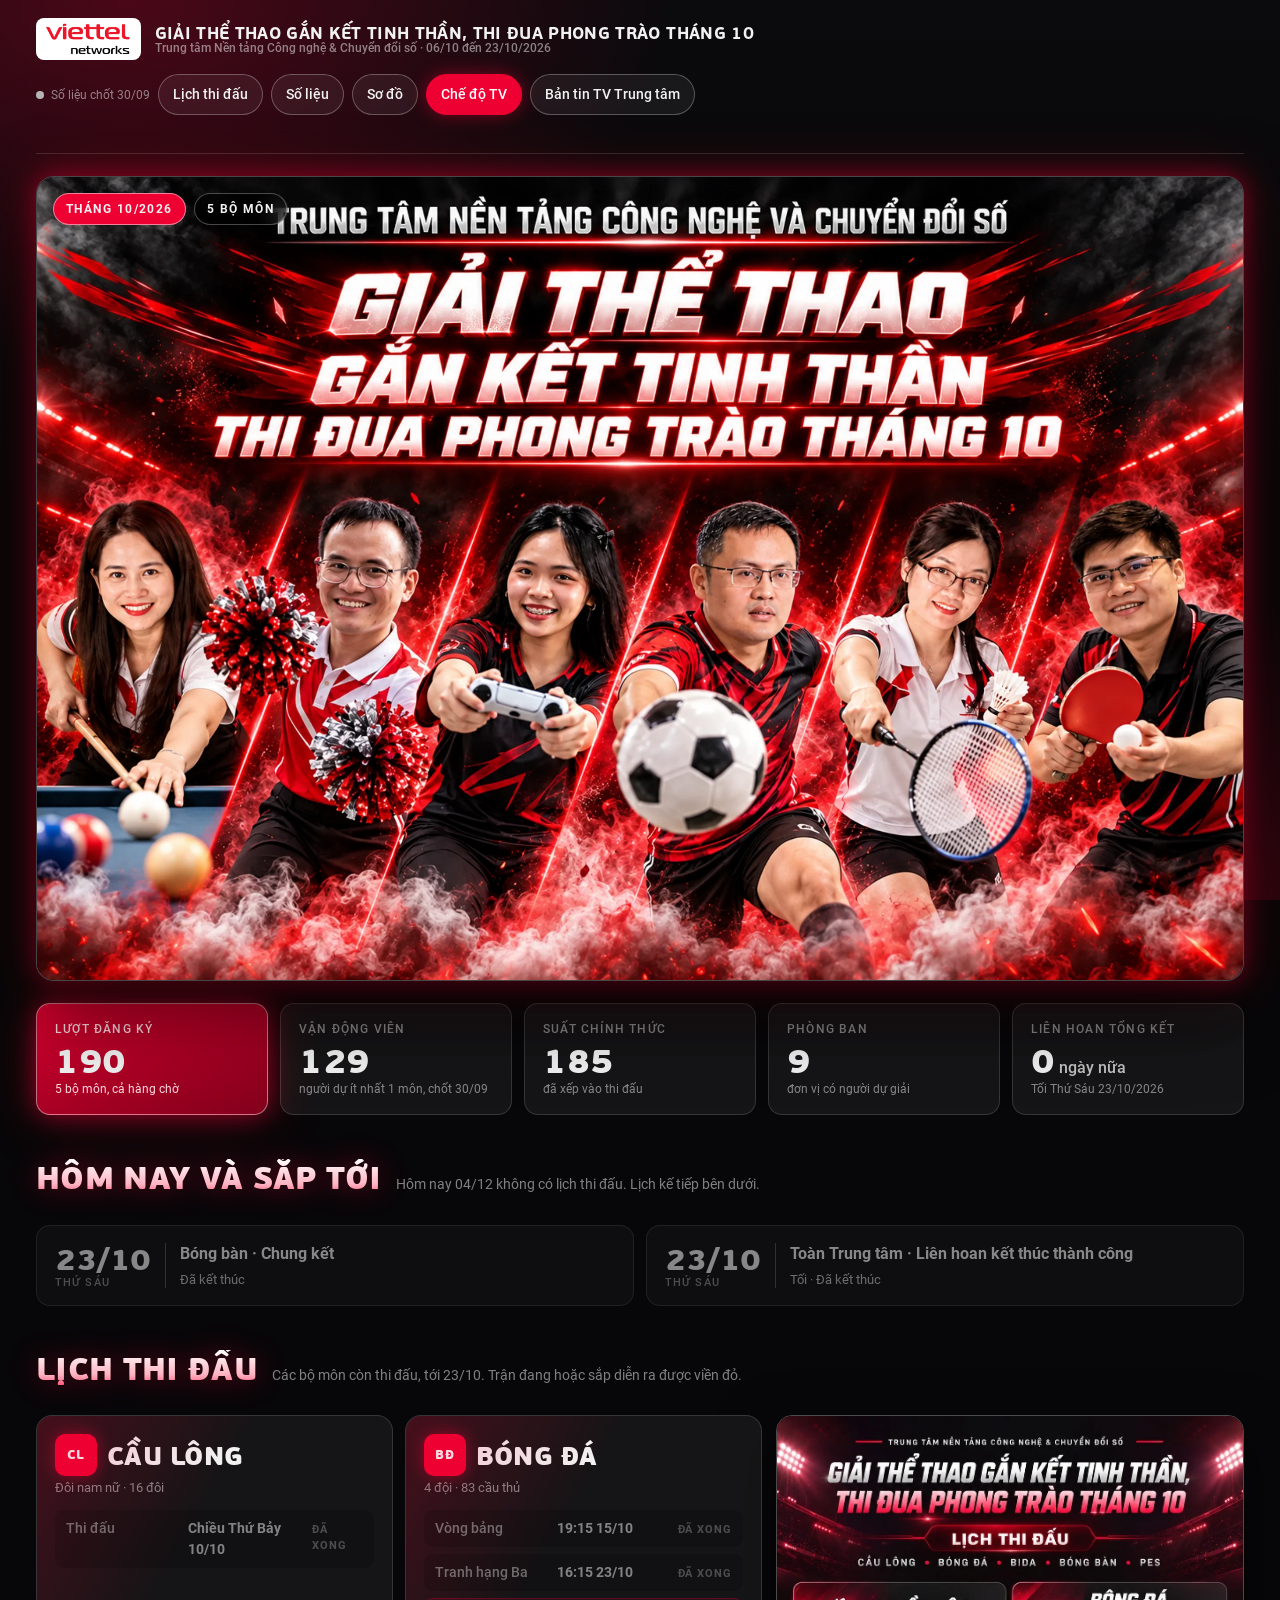
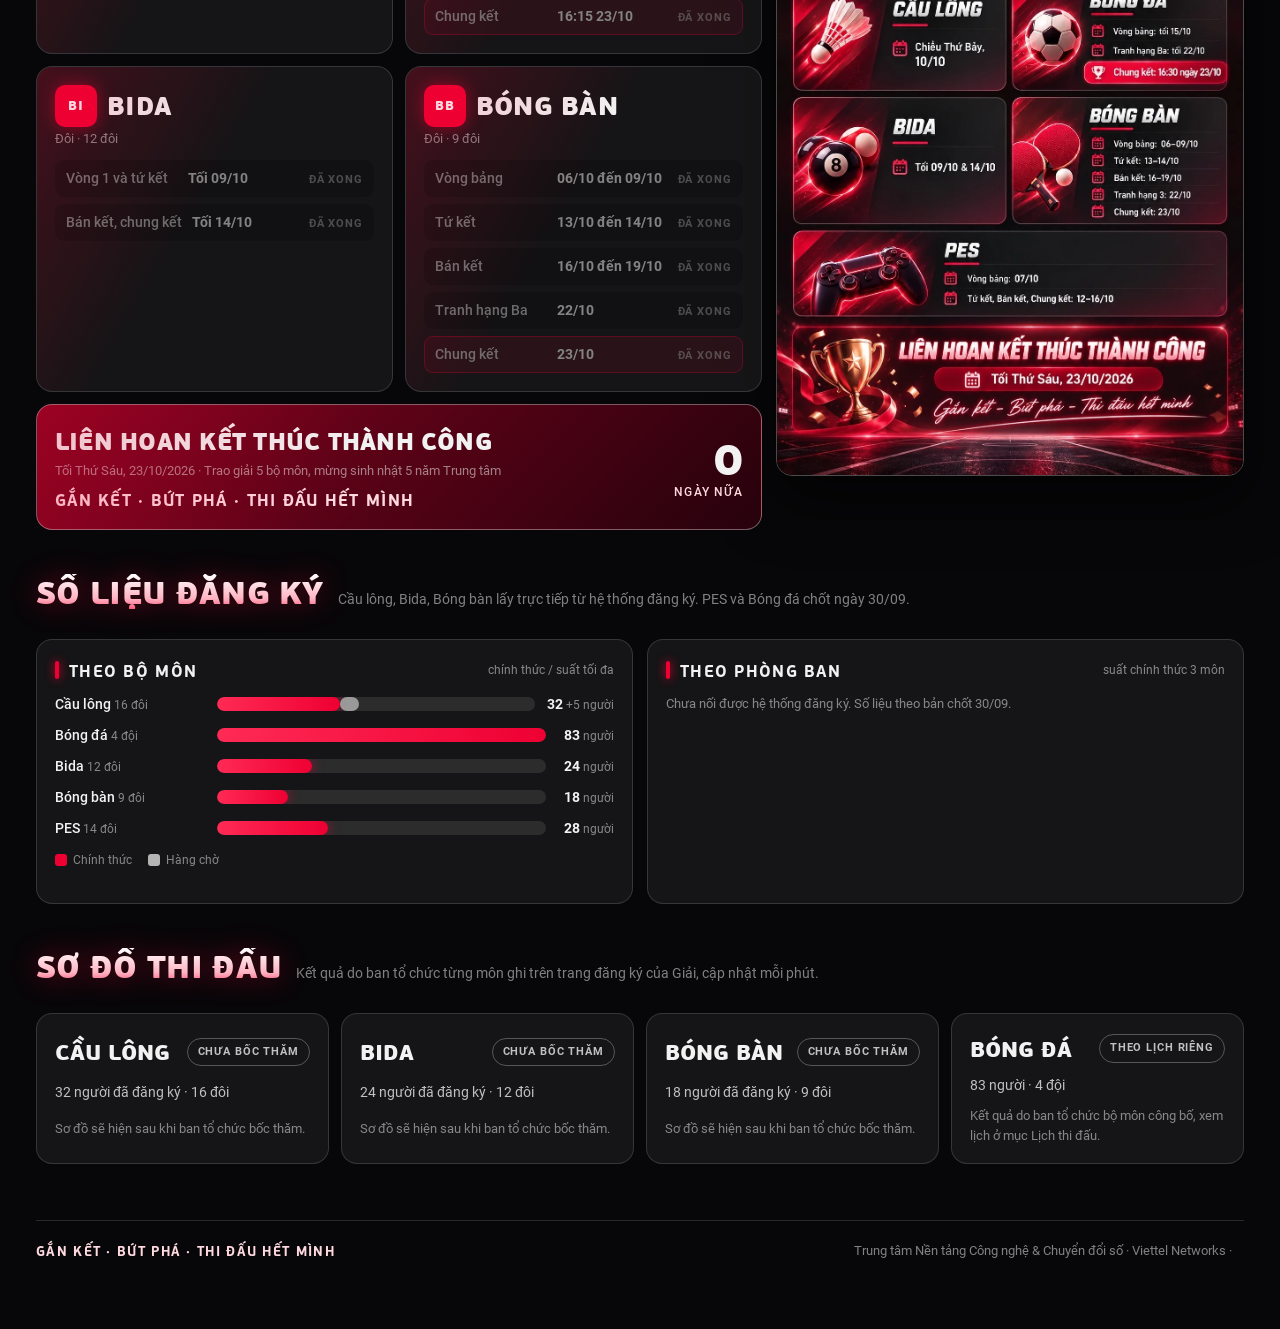
<file: index.html>
<!DOCTYPE html>
<html lang="vi">
<head>
<meta charset="utf-8">
<meta name="viewport" content="width=device-width, initial-scale=1, viewport-fit=cover">
<meta name="description" content="Trang thống kê Giải thể thao gắn kết tinh thần, thi đua phong trào tháng 10 của Trung tâm Nền tảng Công nghệ và Chuyển đổi số: lịch thi đấu, số liệu đăng ký, sơ đồ thi đấu và thẻ trình chiếu TV.">
<meta property="og:title" content="Giải thể thao tháng 10 · TT Nền tảng Công nghệ & CĐS">
<meta property="og:image" content="img/poster-1200.jpg">
<link rel="icon" type="image/png" href="img/logo-vtnet.png">
<title>Giải thể thao 2026 · Bản tin</title>
<style>
  @font-face { font-family: "FS PF BeauSans Pro"; font-weight: 600; font-display: swap; src: url("fonts/FSPFBeauSansPro-SemiBold.ttf") format("truetype"); }
  @font-face { font-family: "FS PF BeauSans Pro"; font-weight: 700; font-display: swap; src: url("fonts/FSPFBeauSansPro-Bold.otf") format("opentype"); }
  @font-face { font-family: "FS PF BeauSans Pro"; font-weight: 800; font-display: swap; src: url("fonts/FSPFBeauSansPro-Black.ttf") format("truetype"); }
  @font-face { font-family: "Roboto"; font-weight: 400; font-display: swap; src: url("fonts/Roboto-Regular.ttf") format("truetype"); }
  @font-face { font-family: "Roboto"; font-weight: 500; font-display: swap; src: url("fonts/Roboto-Medium.ttf") format("truetype"); }
  @font-face { font-family: "Roboto"; font-weight: 700; font-display: swap; src: url("fonts/Roboto-Bold.ttf") format("truetype"); }

  /* Neon Tech, single dark look matching the poster. Only the 5 Viettel colours and their tints. */
  :root {
    --bg: #070608; --bg-2: #111014; --panel: rgba(255,255,255,.06); --panel-2: rgba(255,255,255,.10);
    --line: rgba(255,255,255,.14); --line-2: rgba(255,255,255,.28);
    --ink: #F2F2F2; --ink-2: rgba(242,242,242,.78); --ink-3: rgba(242,242,242,.52);
    --red: #EE0033; --red-deep: #B30026; --red-soft: #FFD9E0; --grey: #B5B4B4; --char: #44494D;
    --glow: 0 0 24px rgba(238,0,51,.55), 0 0 60px rgba(238,0,51,.25);
    --display: "FS PF BeauSans Pro", "Roboto", "Segoe UI", Helvetica, Arial, sans-serif;
    --body: "Roboto", "Segoe UI", Helvetica, Arial, sans-serif;
    color-scheme: dark;
  }
  * { box-sizing: border-box; }
  html, body { height: 100%; }
  body { margin: 0; background: var(--bg); color: var(--ink); font-family: var(--body); font-size: 15px; line-height: 1.5; -webkit-font-smoothing: antialiased; }
  body::before { content: ""; position: fixed; inset: 0; z-index: -1; pointer-events: none;
    background: radial-gradient(900px 600px at 10% 0%, rgba(238,0,51,.28), transparent 60%), radial-gradient(700px 500px at 95% 100%, rgba(238,0,51,.18), transparent 60%), linear-gradient(180deg, #0b0a0d, #070608 60%); }
  a { color: inherit; }
  img { max-width: 100%; display: block; }
  .wrap { max-width: 1240px; margin: 0 auto; padding: 18px 16px 56px; }

  /* top bar */
  .top { display: flex; align-items: center; justify-content: space-between; flex-wrap: wrap; padding-bottom: 16px; border-bottom: 1px solid var(--line); }
  .brand { display: flex; align-items: center; min-width: 0; }
  .brand img { height: 42px; width: auto; background: #fff; padding: 4px 8px; border-radius: 8px; }
  .brand .t { font-family: var(--display); font-weight: 700; text-transform: uppercase; line-height: 1.15; font-size: 15px; font-size: clamp(13px, 1.6vw, 17px); letter-spacing: .02em; }
  .brand .t small { display: block; font-family: var(--body); font-weight: 500; text-transform: none; letter-spacing: 0; color: var(--ink-3); font-size: 12px; }
  nav { display: flex; flex-wrap: wrap; align-items: center; }
  nav a, .btn { text-decoration: none; font-weight: 500; font-size: 14px; padding: 9px 14px; border-radius: 999px; border: 1px solid var(--line-2); color: var(--ink); background: var(--panel); }
  nav a:hover, .btn:hover { border-color: var(--red); }
  .btn.red { background: var(--red); border-color: var(--red); color: #fff; box-shadow: 0 0 18px rgba(238,0,51,.45); }
  .btn.red:hover { background: #ff1a4b; }
  .live { display: inline-flex; align-items: center; font-size: 12px; color: var(--ink-3); }
  .live i { width: 8px; height: 8px; border-radius: 50%; background: var(--grey); }
  .live.on i { background: var(--red); box-shadow: 0 0 0 4px rgba(238,0,51,.25); }

  /* hero */
  .hero { display: grid; grid-gap: 22px; gap: 22px; margin-top: 22px; }
  .poster { position: relative; border-radius: 18px; overflow: hidden; border: 1px solid var(--line-2); box-shadow: 0 30px 80px rgba(0,0,0,.6), var(--glow); aspect-ratio: 3/2; background: #000; }
  .poster img { width: 100%; height: 100%; object-fit: cover; }
  .poster .tag { position: absolute; left: 16px; top: 16px; display: flex; }
  .chip { font-size: 12px; font-weight: 700; letter-spacing: .12em; text-transform: uppercase; padding: 6px 12px; border-radius: 999px; background: rgba(0,0,0,.55); border: 1px solid var(--line-2); backdrop-filter: blur(10px); }
  .chip.red { background: var(--red); border-color: rgba(255,255,255,.5); }
  .strip { display: grid; grid-template-columns: repeat(auto-fit, minmax(150px, 1fr)); grid-gap: 12px; gap: 12px; }
  .tile { padding: 16px 18px; border-radius: 14px; background: var(--panel); border: 1px solid var(--line); display: grid; grid-gap: 4px; gap: 4px; min-width: 0; }
  .tile .l { font-size: 12px; text-transform: uppercase; letter-spacing: .1em; color: var(--ink-3); font-weight: 500; }
  .tile .v { font-family: var(--display); font-weight: 800; font-size: 34px; line-height: 1; letter-spacing: -.5px; font-variant-numeric: tabular-nums; }
  .tile .v small { font-size: 16px; font-family: var(--body); font-weight: 500; color: var(--ink-2); margin-left: 4px; letter-spacing: 0; }
  .tile .s { font-size: 12px; color: var(--ink-3); }
  .tile.red { background: linear-gradient(160deg, rgba(238,0,51,.92), rgba(140,0,30,.92)); border-color: rgba(255,255,255,.45); box-shadow: var(--glow); }
  .tile.red .l, .tile.red .s { color: var(--red-soft); }

  /* sections */
  section { margin-top: 44px; }
  .stage section { margin: 0; }   /* section trong khung TV không ăn lề của trang web */
  .sh { display: flex; align-items: baseline; flex-wrap: wrap; margin-bottom: 16px; }
  .sh h2 { margin: 0 14px 14px 0; font-family: var(--display); font-weight: 800; font-size: 26px; font-size: clamp(22px, 3vw, 32px); text-transform: uppercase; letter-spacing: .01em; line-height: 1.1;
    background: linear-gradient(180deg, #fff, #ffb3c2 70%, #ff5c7f); -webkit-background-clip: text; background-clip: text; color: transparent; filter: drop-shadow(0 0 14px rgba(238,0,51,.45)); }
  .sh p { margin: 0; color: var(--ink-3); font-size: 14px; }
  .sh .r { margin-left: auto; }

  /* today */
  .today { display: grid; grid-template-columns: repeat(auto-fit, minmax(260px, 1fr)); grid-gap: 12px; gap: 12px; }
  .ev { padding: 16px 18px; border-radius: 14px; background: var(--panel); border: 1px solid var(--line); display: grid; grid-template-columns: auto 1fr; grid-gap: 4px 14px; gap: 4px 14px; align-items: center; }
  .ev .d { grid-row: span 2; font-family: var(--display); font-weight: 800; font-size: 30px; line-height: 1; letter-spacing: -.5px; padding-right: 14px; border-right: 1px solid var(--line-2); min-width: 72px; }
  .ev .d small { display: block; font-family: var(--body); font-weight: 500; font-size: 11px; letter-spacing: .1em; text-transform: uppercase; color: var(--ink-3); margin-top: 4px; }
  .ev .n { font-weight: 700; font-size: 16px; }
  .ev .m { color: var(--ink-2); font-size: 13px; }
  .ev.now { border-color: var(--red); box-shadow: 0 0 0 1px rgba(238,0,51,.5), var(--glow); }
  .ev.now .d { color: var(--red); border-right-color: rgba(238,0,51,.5); }
  .ev.done { opacity: .55; }

  /* schedule */
  .sched { display: grid; grid-template-columns: 1fr; grid-gap: 14px; gap: 14px; }
  @media (min-width: 900px) { .sched { grid-template-columns: 1.55fr 1fr; align-items: start; } }
  .sports { display: grid; grid-template-columns: repeat(auto-fit, minmax(240px, 1fr)); grid-gap: 12px; gap: 12px; }
  .sport { position: relative; padding: 18px; border-radius: 16px; background: var(--panel); border: 1px solid var(--line); overflow: hidden; min-width: 0; }
  .sport::before { content: ""; position: absolute; inset: 0; background: linear-gradient(120deg, rgba(238,0,51,.22), transparent 45%); pointer-events: none; }
  .sport h3 { margin: 0 0 2px; font-family: var(--display); font-weight: 800; font-size: 26px; text-transform: uppercase; letter-spacing: .01em; display: flex; align-items: center; }
  .sport .ab { margin-right: 10px; width: 42px; height: 42px; border-radius: 10px; display: flex; align-items: center; justify-content: center; background: var(--red); color: #fff; font-size: 13px; letter-spacing: .04em; box-shadow: 0 0 16px rgba(238,0,51,.55); flex: 0 0 auto; }
  .sport .f { color: var(--ink-3); font-size: 13px; margin-bottom: 12px; }
  .sport ul { list-style: none; margin: 0; padding: 0; display: grid; grid-gap: 7px; gap: 7px; }
  .sport li { display: flex; align-items: baseline; font-size: 14px; padding: 7px 10px; border-radius: 9px; background: rgba(0,0,0,.28); border: 1px solid transparent; }
  .sport li b { font-weight: 500; color: var(--ink-2); min-width: 112px; }
  .sport li span { font-weight: 700; font-variant-numeric: tabular-nums; }
  .sport li.final { border-color: rgba(238,0,51,.6); background: rgba(238,0,51,.18); }
  .sport li.now { border-color: var(--red); }
  .sport li.done { opacity: .5; }
  .sport li .st { margin-left: auto; font-size: 11px; font-weight: 700; letter-spacing: .08em; text-transform: uppercase; color: var(--red-soft); }
  .sport.finale { grid-column: 1 / -1; display: grid; grid-template-columns: 1fr auto; grid-gap: 10px 20px; gap: 10px 20px; align-items: center; background: linear-gradient(135deg, rgba(238,0,51,.55), rgba(60,0,15,.6)); border-color: rgba(255,255,255,.35); }
  .sport.finale h3 { font-size: 24px; }
  .sport.finale .slogan { font-family: var(--display); font-weight: 700; font-size: 16px; color: var(--red-soft); text-transform: uppercase; letter-spacing: .08em; }
  .sport.finale .big { font-family: var(--display); font-weight: 800; font-size: 44px; line-height: 1; letter-spacing: -1px; text-align: right; font-variant-numeric: tabular-nums; }
  .sport.finale .big small { display: block; font-family: var(--body); font-weight: 500; font-size: 12px; letter-spacing: .1em; text-transform: uppercase; color: var(--red-soft); margin-top: 6px; }
  .frame { border-radius: 16px; overflow: hidden; border: 1px solid var(--line-2); box-shadow: 0 24px 60px rgba(0,0,0,.55); }
  .frame img { width: 100%; height: auto; }

  /* stats */
  .stats { display: grid; grid-template-columns: 1fr; grid-gap: 14px; gap: 14px; }
  @media (min-width: 900px) { .stats { grid-template-columns: 1fr 1fr; } }
  .card { padding: 18px; border-radius: 16px; background: var(--panel); border: 1px solid var(--line); min-width: 0; }
  .card h3 { margin: 0 0 12px; font-family: var(--display); font-weight: 700; font-size: 16px; text-transform: uppercase; letter-spacing: .08em; display: flex; align-items: center; }
  .card h3::before { content: ""; margin-right: 10px; width: 4px; height: 18px; border-radius: 2px; background: var(--red); box-shadow: 0 0 10px var(--red); }
  .card h3 small { margin-left: auto; font-family: var(--body); text-transform: none; letter-spacing: 0; font-weight: 400; color: var(--ink-3); font-size: 12px; }
  .bars { display: grid; grid-gap: 10px; gap: 10px; }
  .bar { display: grid; grid-template-columns: minmax(96px, 150px) 1fr auto; grid-gap: 12px; gap: 12px; align-items: center; font-size: 14px; min-width: 0; }
  .bar .n { font-weight: 500; overflow: hidden; text-overflow: ellipsis; white-space: nowrap; }
  .bar .n small { color: var(--ink-3); font-weight: 400; }
  .bar .t { height: 14px; border-radius: 7px; background: rgba(255,255,255,.10); overflow: hidden; position: relative; }
  .bar .t i { position: absolute; left: 0; top: 0; bottom: 0; border-radius: 7px; background: linear-gradient(90deg, #ff2a55, var(--red)); box-shadow: 0 0 12px rgba(238,0,51,.6); }
  .bar .t i.wait { background: var(--grey); box-shadow: none; opacity: .8; }
  .bar .v { font-weight: 700; font-variant-numeric: tabular-nums; min-width: 56px; text-align: right; }
  .bar .v small { color: var(--ink-3); font-weight: 400; }
  .legend { display: flex; flex-wrap: wrap; margin-top: 12px; font-size: 12px; color: var(--ink-3); }
  .legend i { display: inline-block; width: 12px; height: 12px; border-radius: 3px; vertical-align: -2px; margin-right: 6px; background: var(--red); }
  .legend i.g { background: var(--grey); }

  /* brackets */
  .brs { display: grid; grid-template-columns: repeat(auto-fit, minmax(280px, 1fr)); grid-gap: 12px; gap: 12px; }
  .br { padding: 18px; border-radius: 16px; background: var(--panel); border: 1px solid var(--line); display: grid; grid-gap: 10px; gap: 10px; min-width: 0; }
  .br h3 { margin: 0; font-family: var(--display); font-weight: 800; font-size: 22px; text-transform: uppercase; display: flex; align-items: center; justify-content: space-between; }
  .br .pill { margin-left: 10px; font-family: var(--body); font-weight: 700; font-size: 11px; letter-spacing: .08em; text-transform: uppercase; padding: 5px 10px; border-radius: 999px; border: 1px solid var(--line-2); color: var(--ink-2); white-space: nowrap; }
  .br .pill.red { background: var(--red); border-color: var(--red); color: #fff; }
  .br .meta { color: var(--ink-2); font-size: 14px; }
  .br .prog { height: 10px; border-radius: 5px; background: rgba(255,255,255,.10); overflow: hidden; }
  .br .prog i { display: block; height: 100%; background: var(--red); box-shadow: 0 0 10px var(--red); border-radius: 5px; }
  .br .res { display: grid; grid-gap: 6px; gap: 6px; font-size: 13px; }
  .br .res div { display: flex; justify-content: space-between; padding: 7px 10px; border-radius: 8px; background: rgba(0,0,0,.3); }
  .br .res b { font-weight: 700; }
  .br a { font-size: 13px; color: var(--red-soft); }
  .empty { color: var(--ink-3); font-size: 13px; }

  footer { margin-top: 56px; padding-top: 20px; border-top: 1px solid var(--line); display: flex; justify-content: space-between; flex-wrap: wrap; color: var(--ink-3); font-size: 13px; }
  footer .slogan { font-family: var(--display); font-weight: 700; text-transform: uppercase; letter-spacing: .1em; color: var(--red-soft); }

  /* ===== TV mode ===== */
  body.tv { overflow: hidden; background: #000; }
  body.tv .wrap { display: none; }
  #tv { display: none; position: fixed; inset: 0; background: #000; }
  body.tv #tv { display: block; }
  .stage { position: absolute; left: 50%; top: 50%; width: 1920px; height: 1080px; transform: translate(-50%, -50%) scale(var(--k, .5)); transform-origin: center; overflow: hidden; color: var(--ink);
    background: radial-gradient(900px 700px at 8% 12%, rgba(238,0,51,.5), transparent 60%), radial-gradient(800px 600px at 96% 92%, rgba(238,0,51,.28), transparent 60%), linear-gradient(135deg, #0c0b0f 0%, #17161b 55%, #0a090c 100%); }
  .hdr { position: absolute; left: 0; top: 0; right: 0; height: 100px; display: flex; align-items: center; justify-content: space-between; padding: 0 64px; border-bottom: 1.5px solid rgba(255,255,255,.14); background: linear-gradient(180deg, rgba(0,0,0,.5), rgba(0,0,0,0)); z-index: 2; }
  .hdr .b { display: flex; align-items: center; }
  .hdr .b img { height: 64px; width: auto; background: #fff; padding: 6px 12px; border-radius: 10px; }
  .hdr .b .sep { width: 2px; height: 48px; background: rgba(255,255,255,.25); }
  .hdr .b .org { font-family: var(--display); font-weight: 700; font-size: 32px; text-transform: uppercase; color: var(--ink-2); letter-spacing: .02em; }
  .hdr .c { display: flex; align-items: center; font-variant-numeric: tabular-nums; }
  .hdr .c .d { font-size: 30px; color: var(--ink-2); text-align: right; line-height: 1.2; }
  .hdr .c .t { font-family: var(--display); font-weight: 800; font-size: 60px; letter-spacing: -1px; }
  .dots { position: absolute; left: 50%; transform: translateX(-50%); top: 80px; display: flex; z-index: 3; }
  .dots span { width: 52px; height: 8px; border-radius: 4px; background: rgba(255,255,255,.28); overflow: hidden; position: relative; }
  .dots span.done { background: rgba(255,255,255,.6); }
  .dots span.on::after { content: ""; position: absolute; inset: 0; background: var(--red); transform-origin: 0 0; animation: prog var(--dur, 12s) linear forwards; }
  @keyframes prog { from { transform: scaleX(0); } to { transform: scaleX(1); } }
  .slide { position: absolute; left: 0; right: 0; top: 100px; bottom: 128px; padding: 40px 64px; display: none; overflow: hidden; animation: fade .7s ease both; }
  .slide.on { display: grid; }
  @keyframes fade { from { opacity: 0; transform: translateY(14px); } to { opacity: 1; transform: none; } }
  .slide.poster-slide { padding: 0; top: 100px; bottom: 128px; overflow: hidden; }
  .slide.poster-slide::before { content: ""; position: absolute; top: 0; right: 0; bottom: 0; left: 0; background: url("img/poster-tv-blur.jpg") center/cover; }
  .slide.poster-slide img { position: relative; width: 100%; height: 100%; object-fit: contain; }
  .slide.poster-slide .cap { position: absolute; left: 64px; bottom: 40px; display: flex; }
  .slide.poster-slide .cap .chip { font-size: 26px; padding: 14px 28px; }
  .glass { position: relative; background: rgba(255,255,255,.09); border: 1.5px solid rgba(255,255,255,.28); border-radius: 30px; backdrop-filter: blur(24px); -webkit-backdrop-filter: blur(24px); box-shadow: 0 28px 70px rgba(0,0,0,.45); }
  .glass::before { content: ""; position: absolute; left: 28px; right: 28px; top: 0; height: 1.5px; background: linear-gradient(90deg, transparent, rgba(255,255,255,.85), transparent); }
  .eyebrow { font-family: var(--display); font-weight: 700; font-size: 30px; letter-spacing: .12em; text-transform: uppercase; color: var(--red-soft); display: flex; align-items: center; }
  .eyebrow .dot { margin-right: 18px; width: 16px; height: 16px; border-radius: 50%; background: var(--red); box-shadow: 0 0 0 6px rgba(238,0,51,.25); }
  .eyebrow .upd { margin-left: auto; letter-spacing: 0; text-transform: none; font-weight: 400; color: var(--ink-3); font-family: var(--body); }
  .hcard { font-family: var(--display); font-weight: 800; font-size: 84px; line-height: 1.05; letter-spacing: -1.5px; margin: 0; text-transform: uppercase; text-shadow: 0 0 30px rgba(238,0,51,.5); }
  /* tv schedule */
  .s-sched { grid-template-rows: auto minmax(0, 1fr); grid-gap: 30px; gap: 30px; }
  .s-sched .cols { display: grid; grid-template-columns: repeat(5, 1fr); grid-gap: 22px; gap: 22px; }
  .s-sched .col { padding: 26px 28px; min-height: 0; display: flex; flex-direction: column; }
  .s-sched .col h3 { margin: 0; font-family: var(--display); font-weight: 800; font-size: 40px; text-transform: uppercase; letter-spacing: -.5px; line-height: 1; }
  .s-sched .col .f { font-size: 22px; color: var(--ink-3); }
  .s-sched .col ul { list-style: none; margin: 18px 0 0; padding: 0; display: grid; grid-gap: 10px; gap: 10px; }
  .s-sched .col li { font-size: 24px; line-height: 1.25; padding: 10px 14px; border-radius: 12px; background: rgba(0,0,0,.3); border: 1.5px solid transparent; }
  .s-sched .col li b { display: block; font-weight: 500; color: var(--ink-3); font-size: 20px; }
  .s-sched .col li.final { border-color: rgba(238,0,51,.7); background: rgba(238,0,51,.2); }
  .s-sched .col li.now { border-color: var(--red); box-shadow: 0 0 20px rgba(238,0,51,.35); }
  .s-sched .col li.done { opacity: .45; }
  /* tv stats */
  .s-stats { grid-template-rows: auto minmax(0, 1fr); grid-gap: 30px; gap: 30px; }
  .s-stats .g { display: grid; grid-template-columns: repeat(4, 1fr); grid-gap: 26px; gap: 26px; }
  .s-stats .tile { padding: 28px 40px; border-radius: 28px; grid-gap: 2px; gap: 2px; }
  .s-stats .tile .l { font-size: 26px; letter-spacing: .06em; }
  .s-stats .tile .v { font-size: 108px; letter-spacing: -3px; }
  .s-stats .tile .s { font-size: 24px; }
  .s-stats .bars { grid-gap: 14px; gap: 14px; }
  .s-stats .bar { grid-template-columns: 290px 1fr 200px; font-size: 30px; grid-gap: 24px; gap: 24px; }
  .s-stats .bar .t { height: 22px; border-radius: 11px; }
  .s-stats .bar .t i { border-radius: 11px; }
  .s-stats .lower { padding: 30px 44px; display: grid; align-content: center; min-height: 0; }
  /* tv brackets */
  .s-br { grid-template-rows: auto minmax(0, 1fr); grid-gap: 30px; gap: 30px; }
  .s-br .g { display: grid; grid-template-columns: repeat(3, 1fr); grid-gap: 26px; gap: 26px; }
  .s-br .br { padding: 40px 44px; border-radius: 30px; grid-gap: 20px; gap: 20px; }
  .s-br .br h3 { font-size: 48px; }
  .s-br .br .pill { font-size: 22px; padding: 10px 20px; }
  .s-br .br .meta { font-size: 30px; }
  .s-br .br .prog { height: 18px; border-radius: 9px; }
  .s-br .br .res { font-size: 26px; grid-gap: 10px; gap: 10px; }
  .s-br .br .res div { padding: 12px 16px; border-radius: 12px; }
  .s-br .empty { font-size: 26px; }
  /* tv countdown */
  .s-cd { grid-template-columns: 1.3fr 1fr; grid-gap: 36px; gap: 36px; }
  .s-cd .left { padding: 60px 68px; display: flex; flex-direction: column; }
  .s-cd .hcard { font-size: 66px; }
  .s-cd .left .lead { font-size: 34px; color: var(--ink-2); margin: 30px 0 0; line-height: 1.35; }
  .s-cd .left .meta { display: grid; grid-gap: 12px; gap: 12px; font-size: 36px; margin-top: auto; }
  .s-cd .left .meta div { display: flex; }
  .s-cd .left .meta span:first-child { color: var(--ink-3); min-width: 200px; font-size: 28px; text-transform: uppercase; letter-spacing: .08em; }
  .s-cd .right { display: grid; grid-template-rows: 1fr auto; grid-gap: 36px; gap: 36px; }
  .s-cd .count { background: linear-gradient(160deg, rgba(238,0,51,.92), rgba(150,0,32,.92)); border-color: rgba(255,255,255,.5); display: flex; flex-direction: column; justify-content: center; align-items: center; text-align: center; box-shadow: var(--glow); }
  .s-cd .count .big { font-family: var(--display); font-weight: 800; font-size: 220px; line-height: .95; letter-spacing: -6px; font-variant-numeric: tabular-nums; }
  .s-cd .count .lbl { font-size: 40px; font-family: var(--display); font-weight: 700; color: var(--red-soft); text-transform: uppercase; letter-spacing: .06em; }
  .s-cd .slog { padding: 26px; text-align: center; font-family: var(--display); font-weight: 800; font-size: 36px; text-transform: uppercase; letter-spacing: .06em; line-height: 1.2; }
  .s-cd .slog span { color: var(--red); text-shadow: 0 0 20px rgba(238,0,51,.6); }
  /* ticker */
  .ticker { position: absolute; left: 0; right: 0; bottom: 0; height: 128px; display: flex; background: rgba(10,9,12,.88); border-top: 1.5px solid rgba(255,255,255,.16); backdrop-filter: blur(20px); z-index: 2; }
  .ticker .tag { flex: 0 0 auto; display: flex; align-items: center; padding: 0 84px 0 64px; background: var(--red); font-family: var(--display); font-weight: 700; font-size: 34px; letter-spacing: .1em; text-transform: uppercase; -webkit-clip-path: polygon(0 0, 100% 0, calc(100% - 36px) 100%, 0 100%); clip-path: polygon(0 0, 100% 0, calc(100% - 36px) 100%, 0 100%); box-shadow: 0 0 30px rgba(238,0,51,.6); }
  .ticker .run { flex: 1; overflow: hidden; display: flex; align-items: center; font-size: 40px; position: relative; }
  .ticker .run::before { content: ""; position: absolute; left: 0; top: 0; bottom: 0; width: 220px; z-index: 1; background: linear-gradient(90deg, #0d0c10 35%, rgba(13,12,16,0)); }
  .ticker .run div { white-space: nowrap; display: flex; padding-left: 40px; animation: run 48s linear infinite; }
  .ticker .run i { font-style: normal; color: var(--red); margin-right: 28px; }
  @keyframes run { from { transform: translateX(0); } to { transform: translateX(-50%); } }
  /* tương thích trình duyệt TV cũ: khoảng cách flex bằng margin thay cho gap */
  .top > * { margin: 0 24px 14px 0; }
  .brand > * + * { margin-left: 14px; }
  nav > * { margin: 0 8px 8px 0; }
  .live > * + * { margin-left: 7px; }
  .poster .tag > * + * { margin-left: 8px; }
  .sh > * { margin: 0 14px 14px 0; }
  .sport h3 > * + * { margin-left: 10px; }
  .sport li > * + * { margin-left: 10px; }
  .card h3 > * + * { margin-left: 10px; }
  .legend > * { margin: 0 16px 16px 0; }
  .br h3 > * + * { margin-left: 10px; }
  .br .res div > * + * { margin-left: 10px; }
  footer > * { margin: 0 12px 12px 0; }
  .hdr .b > * + * { margin-left: 26px; }
  .hdr .c > * + * { margin-left: 28px; }
  .dots > * + * { margin-left: 12px; }
  .slide.poster-slide .cap > * + * { margin-left: 16px; }
  .eyebrow > * + * { margin-left: 18px; }
  .s-sched .col > * + * { margin-top: 14px; }
  .s-cd .left > * + * { margin-top: 30px; }
  .s-cd .left .meta div > * + * { margin-left: 22px; }
  .ticker .run div > * + * { margin-left: 120px; }
  @media (prefers-reduced-motion: reduce) { .slide { animation: none; } .fade { animation: none; } .ticker .run div { animation: none; } .dots span.on::after { animation: none; transform: none; } }
</style>
</head>
<body>
<div class="wrap">
  <header class="top">
    <div class="brand">
      <img src="img/logo-vtnet.png" alt="Viettel Networks">
      <div class="t">Giải thể thao gắn kết tinh thần, thi đua phong trào tháng 10<small>Trung tâm Nền tảng Công nghệ &amp; Chuyển đổi số · 06/10 đến 23/10/2026</small></div>
    </div>
    <nav>
      <span class="live" id="live"><i></i><span id="live-text">Đang tải dữ liệu</span></span>
      <a href="#lich">Lịch thi đấu</a>
      <a href="#so-lieu">Số liệu</a>
      <a href="#so-do">Sơ đồ</a>
      <a class="btn" href="#" data-reg>Đăng ký &amp; sơ đồ chi tiết</a>
      <a class="btn red" href="#slides" id="tv-btn">Chế độ TV</a>
      <a class="btn" href="tv/">Bản tin TV Trung tâm</a>
    </nav>
  </header>

  <div class="hero">
    <figure class="poster" style="margin:0">
      <picture>
        <source srcset="img/poster-1200.webp 1200w, img/poster-2400.webp 2400w" sizes="(min-width: 1240px) 1208px, 100vw" type="image/webp">
        <img src="img/poster-1200.jpg" alt="Poster Giải thể thao gắn kết tinh thần, thi đua phong trào tháng 10" width="2400" height="1600" fetchpriority="high">
      </picture>
      <div class="tag"><span class="chip red">Tháng 10/2026</span><span class="chip">5 bộ môn</span></div>
    </figure>
    <div class="strip" id="strip">
      <div class="tile red"><span class="l">Lượt đăng ký</span><span class="v" id="k-reg">193</span><span class="s">5 bộ môn, cả hàng chờ</span></div>
      <div class="tile"><span class="l">Vận động viên</span><span class="v" id="k-ath">129</span><span class="s">người dự ít nhất 1 môn, chốt 30/09</span></div>
      <div class="tile"><span class="l">Suất chính thức</span><span class="v" id="k-off">185</span><span class="s">đã xếp vào thi đấu</span></div>
      <div class="tile"><span class="l">Phòng ban</span><span class="v" id="k-dept">9</span><span class="s">đơn vị có người dự giải</span></div>
      <div class="tile"><span class="l">Liên hoan tổng kết</span><span class="v"><span id="k-cd">14</span><small>ngày nữa</small></span><span class="s">Tối Thứ Sáu 23/10/2026</span></div>
    </div>
  </div>

  <section id="hom-nay">
    <div class="sh"><h2>Hôm nay và sắp tới</h2><p id="today-sub"></p></div>
    <div class="today" id="today"></div>
  </section>

  <section id="lich">
    <div class="sh"><h2>Lịch thi đấu</h2><p>Các bộ môn còn thi đấu, tới 23/10. Trận đang hoặc sắp diễn ra được viền đỏ.</p></div>
    <div class="sched">
      <div class="sports" id="sports"></div>
      <div class="frame"><img src="img/lich-thi-dau.webp" alt="Poster lịch thi đấu 5 bộ môn" loading="lazy" width="1055" height="1491"></div>
    </div>
  </section>

  <section id="so-lieu">
    <div class="sh"><h2>Số liệu đăng ký</h2><p id="stats-sub">Cầu lông, Bida, Bóng bàn lấy trực tiếp từ hệ thống đăng ký. PES và Bóng đá chốt ngày 30/09.</p></div>
    <div class="stats">
      <div class="card"><h3>Theo bộ môn <small>chính thức / suất tối đa</small></h3><div class="bars" id="bars-sport"></div>
        <div class="legend"><span><i></i>Chính thức</span><span><i class="g"></i>Hàng chờ</span></div></div>
      <div class="card"><h3>Theo phòng ban <small id="dept-sub">suất chính thức 3 môn</small></h3><div class="bars" id="bars-dept"></div></div>
    </div>
  </section>

  <section id="so-do">
    <div class="sh"><h2>Sơ đồ thi đấu</h2><p>Kết quả do ban tổ chức từng môn ghi trên trang đăng ký của Giải, cập nhật mỗi phút.</p></div>
    <div class="brs" id="brs"></div>
  </section>

  <footer>
    <span class="slogan">Gắn kết · Bứt phá · Thi đấu hết mình</span>
    <span>Trung tâm Nền tảng Công nghệ &amp; Chuyển đổi số · Viettel Networks · <a href="#" data-reg>Trang đăng ký</a></span>
  </footer>
</div>

<!-- ===== TV ===== -->
<div id="tv" aria-hidden="true">
  <div class="stage" id="stage">
    <header class="hdr">
      <div class="b"><span class="org" id="tv-org">Giải thể thao tháng 10 · TT Nền tảng Công nghệ &amp; CĐS</span></div>
      <div class="c"><div class="d" id="tv-date"></div><div class="t" id="tv-time"></div></div>
    </header>
    <div class="dots" id="dots"></div>

    <section class="slide poster-slide on" data-dur="12">
      <img src="img/poster-tv-1920x1080.webp" alt="Poster giải thể thao">
      <div class="cap"><span class="chip red">06/10 đến 23/10/2026</span><span class="chip">Cầu lông · Bóng đá · Bida · Bóng bàn · PES</span></div>
    </section>

    <section class="slide s-sched" data-dur="15">
      <div class="eyebrow"><span class="dot"></span>Lịch thi đấu<span class="upd" id="tv-sched-sub"></span></div>
      <div class="cols" id="tv-sched"></div>
    </section>

    <section class="slide s-stats" data-dur="14">
      <div class="eyebrow"><span class="dot"></span>Số liệu đăng ký<span class="upd" id="tv-stats-upd">Cập nhật từ hệ thống đăng ký</span></div>
      <div style="display:grid;grid-template-rows:auto 1fr;grid-gap:26px;gap:26px;min-height:0">
        <div class="g" id="tv-tiles"></div>
        <div class="glass lower"><div class="bars" id="tv-bars"></div></div>
      </div>
    </section>

    <section class="slide s-br" data-dur="14">
      <div class="eyebrow"><span class="dot"></span>Sơ đồ thi đấu<span class="upd">Cầu lông · Bida · Bóng bàn</span></div>
      <div class="g" id="tv-brs"></div>
    </section>

    <section class="slide s-cd" data-dur="12">
      <div class="glass left">
        <div class="eyebrow"><span class="dot"></span>Sắp diễn ra</div>
        <h2 class="hcard">Liên hoan kết thúc thành công</h2>
        <p class="lead">Trao giải 5 bộ môn, chung kết và tranh hạng Ba Bóng đá cùng lúc 16:15, rồi liên hoan toàn Trung tâm mừng sinh nhật 5 năm.</p>
        <div class="meta">
          <div><span>Thời gian</span><span>Tối Thứ Sáu 23/10/2026</span></div>
          <div><span>Chung kết</span><span>Bóng đá 16:15 (cùng giờ tranh hạng Ba) · Bóng bàn cùng ngày</span></div>
        </div>
      </div>
      <div class="right">
        <div class="glass count"><div class="big" id="tv-cd">14</div><div class="lbl">ngày nữa</div></div>
        <div class="glass slog">Gắn kết · <span>Bứt phá</span> · Thi đấu hết mình</div>
      </div>
    </section>

    <footer class="ticker"><div class="tag">Bản tin</div><div class="run"><div id="tv-run"></div></div></footer>
  </div>
</div>

<div id="err" style="display:none;position:fixed;left:0;right:0;bottom:0;z-index:99;background:#B30026;color:#fff;font:14px/1.4 Roboto,Arial,sans-serif;padding:10px 16px;word-break:break-word"></div>
<script>
window.onerror = function (msg, src, line) { var e = document.getElementById('err'); if (!e) return; e.style.display = 'block'; e.textContent = 'Lỗi trang: ' + msg + (line ? ' (dòng ' + line + ')' : '') + ' · Trình duyệt: ' + navigator.userAgent; };
if (location.hash === '#ua') { document.addEventListener('DOMContentLoaded', function () { var e = document.getElementById('err'); e.style.display = 'block'; e.textContent = 'Trình duyệt: ' + navigator.userAgent + ' · ' + window.innerWidth + '×' + window.innerHeight; }); }
</script>
<script>
(function () {
  'use strict';
  // ---------- data ----------
  const SHEETS_API_URL = 'https://script.google.com/macros/s/AKfycbyXQB6sLsCodNZltOn3_-lFD-Cme8_pCrhVrKoC85lMLNcDZfLpQvtM2VBSERHpJ4mS7A/exec';
  // Địa chỉ trang đăng ký và sơ đồ (GitHub Pages của repo giai-the-thao-2026), ví dụ 'https://<tai-khoan>.github.io/giai-the-thao-2026/'.
  // Để trống thì các nút dẫn sang trang đăng ký được ẩn đi.
  const REG_URL = '';
  const FINALE = new Date('2026-10-23T18:00:00+07:00');

  const srcDir = location.pathname.replace(/[^/]*$/, '');
  // Tự cập nhật: mỗi checkSeconds trang tải lại index.html trên máy chủ, thấy khác bản đang chạy thì tự F5.
  // dailyAt: giờ tự tải lại mỗi ngày (làm mới trạng thái lịch theo ngày). Để '' nếu không cần.
  const AUTO_RELOAD = { checkSeconds: 120, dailyAt: '05:00', files: ['index.html'] };

  // Lịch thi đấu theo poster. from/to là ngày (giờ Việt Nam).
  const SCHEDULE = [
    { id: 'cau-long', name: 'Cầu lông', ab: 'CL', fmt: 'Đôi nam nữ · 16 đôi', live: true,
      items: [{ label: 'Thi đấu', from: '2026-10-10', time: 'Chiều Thứ Bảy' }] },
    { id: 'bong-da', name: 'Bóng đá', ab: 'BĐ', fmt: '4 đội · 83 cầu thủ', static: { reg: 83, off: 83, wait: 0, slots: 4, unit: 'đội' },
      place: 'Sân bóng Đình Thôn 2',
      info: 'Bóng đá · Bảng A: P.NTCN; Liên quân P.GPBRCĐ&CĐ – P.HTTK – P.KSCL · Bảng B: Liên quân P.GPDĐ & P.GPCNTT&QT; Liên quân P.HTC & P.TNTT',
      items: [{ label: 'Vòng bảng', from: '2026-10-15', time: '19:15' }, { label: 'Tranh hạng Ba', from: '2026-10-23', time: '16:15' }, { label: 'Chung kết', from: '2026-10-23', time: '16:15', final: true }] },
    { id: 'bida', name: 'Bida', ab: 'BI', fmt: 'Đôi · 12 đôi', live: true,
      items: [{ label: 'Vòng 1 và tứ kết', from: '2026-10-09', time: 'Tối' }, { label: 'Bán kết, chung kết', from: '2026-10-14', time: 'Tối' }] },
    { id: 'bong-ban', name: 'Bóng bàn', ab: 'BB', fmt: 'Đôi · 9 đôi', live: true,
      items: [{ label: 'Vòng bảng', from: '2026-10-06', to: '2026-10-09' }, { label: 'Tứ kết', from: '2026-10-13', to: '2026-10-14' }, { label: 'Bán kết', from: '2026-10-16', to: '2026-10-19' }, { label: 'Tranh hạng Ba', from: '2026-10-22' }, { label: 'Chung kết', from: '2026-10-23', final: true }] },
    { id: 'pes', name: 'PES', ab: 'PES', fmt: 'Đôi · 14 đôi', ended: true, static: { reg: 28, off: 28, wait: 0, slots: 14, unit: 'đôi' },
      items: [{ label: 'Vòng bảng', from: '2026-10-07' }, { label: 'Tứ kết đến chung kết', from: '2026-10-12', to: '2026-10-16' }] }
  ];
  // Lịch còn hiển thị: bỏ các môn đã thi đấu xong (ended), môn đó chỉ còn tin kết quả và số liệu đăng ký
  const PLAN = SCHEDULE.filter((s) => !s.ended);
  // Số liệu chốt 30/09 (ảnh tổng kết đăng ký), dùng khi không nối được hệ thống.
  const SNAPSHOT = { athletes: 129, regTotal: 193, offTotal: 185, waitTotal: 8, depts: 9,
    live: { 'cau-long': { off: 32, wait: 5, slots: 16, unit: 'đôi' }, 'bida': { off: 24, wait: 0, slots: 12, unit: 'đôi' }, 'bong-ban': { off: 18, wait: 0, slots: 9, unit: 'đôi' } } };

  const $ = (id) => document.getElementById(id);
  const esc = (s) => String(s == null ? '' : s).replace(/[&<>"]/g, (c) => ({ '&': '&amp;', '<': '&lt;', '>': '&gt;', '"': '&quot;' }[c]));
  const p2 = (n) => (n < 10 ? '0' : '') + n;
  const DAYS = ['Chủ nhật', 'Thứ Hai', 'Thứ Ba', 'Thứ Tư', 'Thứ Năm', 'Thứ Sáu', 'Thứ Bảy'];
  const vnDate = (iso) => { const [y, m, d] = iso.split('-').map(Number); return new Date(y, m - 1, d); };
  const todayKey = () => { const d = new Date(); return d.getFullYear() + '-' + p2(d.getMonth() + 1) + '-' + p2(d.getDate()); };
  const fmtD = (iso) => iso.slice(8, 10) + '/' + iso.slice(5, 7);
  const fmtRange = (it) => it.to ? fmtD(it.from) + ' đến ' + fmtD(it.to) : fmtD(it.from);
  const dayName = (iso) => DAYS[vnDate(iso).getDay()];
  function status(it) { const t = todayKey(); const end = it.to || it.from; if (end < t) return 'done'; if (it.from <= t && t <= end) return 'now'; return 'next'; }
  function daysLeft(date) { const now = new Date(); const a = new Date(now.getFullYear(), now.getMonth(), now.getDate()); const b = new Date(date.getFullYear(), date.getMonth(), date.getDate()); return Math.max(0, Math.round((b - a) / 86400000)); }

  // ---------- schedule rendering ----------
  function renderSports() {
    const html = PLAN.map((s) => `
      <article class="sport" id="s-${s.id}">
        <h3><span class="ab">${s.ab}</span>${esc(s.name)}</h3>
        <div class="f">${esc(s.fmt)}</div>
        <ul>${s.items.map((it) => { const st = status(it); return `<li class="${st}${it.final ? ' final' : ''}"><b>${esc(it.label)}</b><span>${it.time ? esc(it.time) + ' ' : ''}${fmtRange(it)}</span>${st === 'now' ? '<span class="st">Hôm nay</span>' : st === 'done' ? '<span class="st" style="color:var(--ink-3)">Đã xong</span>' : ''}</li>`; }).join('')}</ul>
      </article>`).join('');
    const cd = daysLeft(FINALE);
    $('sports').innerHTML = html + `
      <article class="sport finale">
        <div><h3>Liên hoan kết thúc thành công</h3><div class="f" style="margin:0 0 6px">Tối Thứ Sáu, 23/10/2026 · Trao giải 5 bộ môn, mừng sinh nhật 5 năm Trung tâm</div><div class="slogan">Gắn kết · Bứt phá · Thi đấu hết mình</div></div>
        <div class="big">${cd}<small>ngày nữa</small></div>
      </article>`;
    $('k-cd').textContent = cd; $('tv-cd').textContent = cd;

    // TV schedule columns
    $('tv-sched').style.gridTemplateColumns = 'repeat(' + PLAN.length + ', 1fr)';
    $('tv-sched').innerHTML = PLAN.map((s) => `
      <div class="glass col"><h3>${esc(s.name)}</h3><div class="f">${esc(s.fmt)}</div>
        <ul>${s.items.map((it) => { const st = status(it); return `<li class="${st}${it.final ? ' final' : ''}"><b>${esc(it.label)}</b>${it.time ? esc(it.time) + ' · ' : ''}${fmtRange(it)}</li>`; }).join('')}</ul></div>`).join('');
    $('tv-sched-sub').textContent = 'Liên hoan tổng kết tối 23/10 · còn ' + cd + ' ngày';
  }

  // Hôm nay và sắp tới: gom mọi mục lịch, sắp theo ngày
  function renderToday() {
    const all = [];
    PLAN.forEach((s) => s.items.forEach((it) => all.push(Object.assign({ sport: s.name, place: s.place }, it, { st: status(it) }))));
    all.push({ sport: 'Toàn Trung tâm', label: 'Liên hoan kết thúc thành công', from: '2026-10-23', time: 'Tối', st: status({ from: '2026-10-23' }), final: true });
    all.sort((a, b) => a.from.localeCompare(b.from));
    const now = all.filter((x) => x.st === 'now');
    const next = all.filter((x) => x.st === 'next').slice(0, Math.max(3, 6 - now.length));
    const recent = all.filter((x) => x.st === 'done').slice(-2);
    const list = now.concat(next);
    $('today-sub').textContent = now.length ? `Hôm nay ${DAYS[new Date().getDay()]} ${fmtD(todayKey())} có ${now.length} lịch thi đấu.` : `Hôm nay ${fmtD(todayKey())} không có lịch thi đấu. Lịch kế tiếp bên dưới.`;
    $('today').innerHTML = (list.length ? list : recent).map((x) => `
      <div class="ev ${x.st}"><div class="d">${fmtD(x.from)}<small>${x.to ? 'đến ' + fmtD(x.to) : dayName(x.from)}</small></div>
        <div class="n">${esc(x.sport)} · ${esc(x.label)}</div><div class="m">${x.time ? esc(x.time) + ' · ' : ''}${x.place ? esc(x.place) + ' · ' : ''}${x.st === 'now' ? 'Đang diễn ra' : x.st === 'done' ? 'Đã kết thúc' : 'Còn ' + daysLeft(vnDate(x.from)) + ' ngày'}</div></div>`).join('');
    // ticker
    const msgs = [];
    now.forEach((x) => msgs.push(`Hôm nay: ${x.sport} · ${x.label}${x.time ? ' · ' + x.time : ''}${x.place ? ' · ' + x.place : ''}`));
    next.slice(0, 3).forEach((x) => msgs.push(`${fmtD(x.from)}: ${x.sport} · ${x.label}${x.time ? ' · ' + x.time : ''}`));
    PLAN.forEach((s) => { if (s.info && s.items.some((it) => status(it) !== 'done')) msgs.push(s.info); });
    msgs.push('Liên hoan kết thúc thành công tối Thứ Sáu 23/10 · Gắn kết, Bứt phá, Thi đấu hết mình');
    msgs.push('Xem sơ đồ và kết quả tại trang đăng ký của Giải');
    const h = msgs.map((m) => `<span><i>▶</i>${esc(m)}</span>`).join('');
    $('tv-run').innerHTML = h + h;
  }

  // ---------- live data ----------
  let state = null;
  function sportStats(id) {
    if (state) {
      const sp = state.sports.find((s) => s.id === id); if (!sp) return SNAPSHOT.live[id];
      const regs = state.regs.filter((r) => r.sport === id);
      return { off: regs.filter((r) => r.status !== 'wait').length, wait: regs.filter((r) => r.status === 'wait').length, slots: sp.slots, unit: sp.format === 'single' ? 'VĐV' : 'đôi', format: sp.format };
    }
    return SNAPSHOT.live[id];
  }
  // Tên phòng viết tắt cho nhãn biểu đồ (khớp DEPARTMENTS trong news/config.js)
  const DEPT_SHORT = {
    'phòng giải pháp băng rộng cố định và cơ điện': 'P.GPBRCĐ&CĐ', 'phòng giải pháp công nghệ thông tin và quy trình': 'P.GPCNTT&QT',
    'phòng giải pháp di động': 'P.GPDĐ', 'phòng hạ tầng cloud': 'P.HTC', 'phòng hợp tác triển khai': 'P.HTTK',
    'phòng kiểm soát chất lượng': 'P.KSCL', 'phòng nền tảng công nghệ': 'P.NTCN', 'phòng trí tuệ nhân tạo': 'P.TNTT'
  };
  const deptShort = (d) => DEPT_SHORT[String(d).trim().toLowerCase()] || String(d).replace(/^Phòng /, '');
  function barRow(name, sub, off, wait, max, unit, cls) {
    const pOff = Math.min(100, off / max * 100), pWait = Math.min(100 - pOff, wait / max * 100);
    return `<div class="bar ${cls || ''}"><div class="n">${esc(name)} <small>${esc(sub)}</small></div><div class="t"><i style="width:${pOff}%"></i>${wait ? `<i class="wait" style="left:${pOff}%;width:${pWait}%"></i>` : ''}</div><div class="v">${off}${wait ? `<small> +${wait}</small>` : ''}<small>${unit ? ' ' + esc(unit) : ''}</small></div></div>`;
  }
  function renderStats() {
    const rows = SCHEDULE.map((s) => {
      const st = s.static ? { off: s.static.off, wait: 0, slots: s.static.slots, unit: s.static.unit } : sportStats(s.id);
      const per = s.static ? st.off / st.slots : (st.format === 'mixed' || st.format === 'pair' || !st.format ? 2 : 1);
      const cap = s.static ? st.off : st.slots * per;
      return { s, st, cap };
    });
    const maxCap = Math.max(...rows.map((r) => r.cap + (r.st.wait || 0)));
    $('bars-sport').innerHTML = rows.map((r) => barRow(r.s.name, `${r.st.slots} ${r.st.unit}`, r.st.off, r.st.wait, maxCap, 'người')).join('');
    $('tv-bars').innerHTML = rows.map((r) => barRow(r.s.name, `${r.st.slots} ${r.st.unit}`, r.st.off, r.st.wait, maxCap, 'người')).join('');

    // totals: live cho 3 môn + chốt 30/09 cho PES và Bóng đá
    const liveOff = rows.filter((r) => !r.s.static).reduce((a, r) => a + r.st.off, 0);
    const liveWait = rows.filter((r) => !r.s.static).reduce((a, r) => a + r.st.wait, 0);
    const stOff = rows.filter((r) => r.s.static).reduce((a, r) => a + r.st.off, 0);
    const off = liveOff + stOff, wait = liveWait, reg = off + wait;
    $('k-reg').textContent = reg; $('k-off').textContent = off;
    let depts = SNAPSHOT.depts, athletes = SNAPSHOT.athletes;
    if (state) {
      const byDept = {}; const people = new Set();
      state.regs.filter((r) => r.status !== 'wait').forEach((r) => { byDept[r.dept] = (byDept[r.dept] || 0) + 1; people.add(r.code || r.id); });
      const list = Object.entries(byDept).sort((a, b) => b[1] - a[1]);
      depts = list.length;
      const mx = list[0] ? list[0][1] : 1;
      $('bars-dept').innerHTML = list.map(([d, n]) => barRow(deptShort(d), '', n, 0, mx, '')).join('');
      $('dept-sub').textContent = `suất chính thức 3 môn · ${liveOff} suất`;
      // VĐV: không gộp được người của PES và Bóng đá (không có trong hệ thống) nên giữ số chốt 30/09
      athletes = SNAPSHOT.athletes;
    } else {
      $('bars-dept').innerHTML = '<div class="empty">Chưa nối được hệ thống đăng ký. Số liệu theo bản chốt 30/09.</div>';
    }
    $('k-dept').textContent = depts; $('k-ath').textContent = athletes;
    $('tv-tiles').innerHTML = `
      <div class="tile red"><span class="l">Lượt đăng ký</span><span class="v">${reg}</span><span class="s">5 bộ môn, cả hàng chờ</span></div>
      <div class="tile glass"><span class="l">Vận động viên</span><span class="v">${athletes}</span><span class="s">người dự ít nhất 1 môn, chốt 30/09</span></div>
      <div class="tile glass"><span class="l">Suất chính thức</span><span class="v">${off}</span><span class="s">đã xếp vào thi đấu</span></div>
      <div class="tile glass"><span class="l">Phòng ban</span><span class="v">${depts}</span><span class="s">đơn vị có người dự giải</span></div>`;
  }

  // ---------- brackets ----------
  const RN = { 2: ['Chung kết'], 4: ['Bán kết', 'Chung kết'], 8: ['Tứ kết', 'Bán kết', 'Chung kết'], 16: ['Vòng 1', 'Tứ kết', 'Bán kết', 'Chung kết'], 32: ['Vòng 1', 'Vòng 2', 'Tứ kết', 'Bán kết', 'Chung kết'] };
  const teamName = (t) => t && t.members ? t.members.map((m) => (m.name || '').split(' ').slice(-2).join(' ')).join(' & ') : 'Chưa xác định';
  function bracketCard(s, big) {
    const b = state && state.brackets && state.brackets[s.id];
    const st = sportStats(s.id);
    const href = REG_URL ? REG_URL + '#' + s.id : '';
    if (!b || !b.teams || !b.teams.length) {
      return `<article class="br"><h3>${esc(s.name)}<span class="pill">Chưa bốc thăm</span></h3><div class="meta">${st.off} người đã đăng ký · ${st.slots} ${st.unit}</div><div class="empty">Sơ đồ sẽ hiện sau khi ban tổ chức bốc thăm.</div>${big || !href ? '' : `<a href="${href}">Xem trang đăng ký</a>`}</article>`;
    }
    const teams = b.teams.length;
    const results = b.results || {}, gRes = b.groupResults || {};
    const koTotal = (b.size || teams) - 1 + 1; // trận loại trực tiếp + tranh hạng Ba
    const koDone = Object.keys(results).length;
    const gDone = Object.keys(gRes).length;
    const inGroups = !!b.groups && !b.koTeams;
    let phase, done, total, pillCls = '';
    if (inGroups) { total = (b.groups || []).reduce((a, g) => { const n = (g.teams || g).length; return a + n * (n - 1) / 2; }, 0); done = gDone; phase = done >= total && total ? 'Xong vòng bảng' : 'Vòng bảng'; }
    else { total = koTotal; done = koDone; phase = done >= total ? 'Đã có nhà vô địch' : done ? 'Loại trực tiếp' : 'Đã bốc thăm'; }
    if (done >= total && total) pillCls = 'red';
    // kết quả mới nhất (KO)
    const rounds = RN[b.size] || [];
    const src = inGroups ? gRes : results, scores = inGroups ? (b.groupScores || {}) : (b.scores || {});
    const latest = Object.entries(src).slice(-3).map(([k, w]) => {
      const [r, i] = k.split('-'); const idx = Number(i);
      const name = inGroups ? 'Bảng ' + r : k.startsWith('T') ? 'Tranh hạng Ba' : rounds[Number(r)] || 'Vòng ' + (Number(r) + 1);
      const sc = scores[k] ? ' · ' + scores[k] : '';
      return `<div><span>${esc(name)}${isNaN(idx) ? '' : ' · trận ' + (idx + 1)}</span><b>${w === 'A' || w === 'B' ? 'Đội ' + w + ' thắng' : esc(w)}${esc(sc)}</b></div>`;
    });
    const champ = done >= total && total && !inGroups ? teamName(b.teams[0]) : '';
    return `<article class="br"><h3>${esc(s.name)}<span class="pill ${pillCls}">${phase}</span></h3>
      <div class="meta">${teams} đội · ${b.format === 'mixed' ? 'đôi nam nữ' : 'đôi'}${b.createdAt ? ' · bốc thăm ' + fmtD(b.createdAt.slice(0, 10)) : ''}</div>
      <div class="prog"><i style="width:${total ? Math.min(100, done / total * 100) : 0}%"></i></div>
      <div class="meta">${done}/${total} trận đã có kết quả</div>
      ${latest.length ? `<div class="res">${latest.join('')}</div>` : `<div class="empty">Chưa có kết quả. ${s.items[0] ? 'Thi đấu ' + (s.items[0].time ? s.items[0].time.toLowerCase() + ' ' : '') + fmtRange(s.items[0]) + '.' : ''}</div>`}
      ${big || !href ? '' : `<a href="${href}">Xem sơ đồ đầy đủ</a>`}</article>`;
  }
  function renderBrackets() {
    const live = SCHEDULE.filter((s) => s.live);
    $('brs').innerHTML = live.map((s) => bracketCard(s, false)).join('') + PLAN.filter((s) => s.static).map((s) => `<article class="br"><h3>${esc(s.name)}<span class="pill">Theo lịch riêng</span></h3><div class="meta">${s.static.off} người · ${s.static.slots} ${s.static.unit}</div><div class="empty">Kết quả do ban tổ chức bộ môn công bố, xem lịch ở mục Lịch thi đấu.</div></article>`).join('');
    $('tv-brs').innerHTML = live.map((s) => bracketCard(s, true)).join('');
  }

  function load() {
    fetch(SHEETS_API_URL + '?action=state&t=' + Date.now(), { redirect: 'follow', cache: 'no-store' })
      .then((r) => r.json())
      .then((j) => {
        if (!j.ok) throw new Error('state');
        state = j;
        const t = new Date().toLocaleTimeString('vi-VN', { hour: '2-digit', minute: '2-digit' });
        $('live').classList.add('on'); $('live-text').textContent = 'Trực tuyến · cập nhật ' + t;
        $('tv-stats-upd').textContent = 'Cập nhật ' + t + ' từ hệ thống đăng ký';
      })
      .catch(() => { $('live').classList.remove('on'); $('live-text').textContent = 'Số liệu chốt 30/09'; })
      .then(() => { renderStats(); renderBrackets(); });
  }

  // ---------- TV mode ----------
  const slides = Array.prototype.slice.call(document.querySelectorAll('.slide')), dots = $('dots');
  slides.forEach(() => dots.appendChild(document.createElement('span')));
  let i = 0, timer = null;
  function show(k) {
    i = (k + slides.length) % slides.length;
    slides.forEach((s, j) => s.classList.toggle('on', j === i));
    const dur = +(slides[i].dataset.dur || 12);
    Array.prototype.slice.call(dots.children).forEach((d, j) => { d.className = j < i ? 'done' : j === i ? 'on' : ''; if (j === i) { d.style.setProperty('--dur', dur + 's'); d.style.animation = 'none'; d.offsetHeight; d.style.animation = ''; } });
    clearTimeout(timer); timer = setTimeout(() => show(i + 1), dur * 1000);
  }
  function fit() { const k = Math.min(innerWidth / 1920, innerHeight / 1080); $('stage').style.setProperty('--k', k.toFixed(5)); }
  function clock() {
    const d = new Date();
    $('tv-date').innerHTML = DAYS[d.getDay()] + '<br>' + p2(d.getDate()) + '/' + p2(d.getMonth() + 1) + '/' + d.getFullYear();
    $('tv-time').textContent = p2(d.getHours()) + ':' + p2(d.getMinutes());
  }
  function setTV(on) {
    document.body.classList.toggle('tv', on); $('tv').setAttribute('aria-hidden', on ? 'false' : 'true');
    if (on) { fit(); clock(); show(0); try { const fs = document.documentElement.requestFullscreen && document.documentElement.requestFullscreen(); if (fs && fs.catch) fs.catch(() => {}); } catch (e) {} }
    else { clearTimeout(timer); try { if (document.fullscreenElement) { const ex = document.exitFullscreen(); if (ex && ex.catch) ex.catch(() => {}); } } catch (e) {} }
  }
  function syncHash() {
    // Bản tin TV đã tách sang trang riêng tv/. Link cũ #tv, #tv2 tự chuyển sang đó.
    const d = /^#tv(\d)?$/.exec(location.hash);
    if (d) { location.replace(srcDir + 'tv/' + (d[1] ? '#' + d[1] : '')); return; }
    const sl = /^#slides(\d)?$/.exec(location.hash);
    setTV(!!sl); if (sl && sl[1]) show(Math.min(slides.length, +sl[1]) - 1);
  }
  addEventListener('hashchange', syncHash); addEventListener('resize', fit);
  addEventListener('keydown', (e) => { if (!document.body.classList.contains('tv')) return; if (e.key === 'Escape') location.hash = ''; if (e.key === 'ArrowRight') show(i + 1); if (e.key === 'ArrowLeft') show(i - 1); });
  setInterval(clock, 15000);

  // ---------- tự tải lại khi có bản mới ----------
  function hashStr(t) { let h = 5381; for (let k = 0; k < t.length; k++) h = ((h << 5) + h + t.charCodeAt(k)) | 0; return h + ':' + t.length; }
  function fetchAll() {
    return Promise.all(AUTO_RELOAD.files.map((f) => fetch(srcDir + f + '?v=' + Date.now(), { cache: 'no-store' }).then((r) => (r.ok ? r.text() : '')).catch(() => '')))
      .then((texts) => texts.map(hashStr).join('|'));
  }
  let baseline = '';
  fetchAll().then((h) => { baseline = h; });
  setInterval(() => {
    fetchAll().then((h) => { if (baseline && h !== baseline && h.indexOf('5381:0') < 0) location.reload(); });
  }, Math.max(30, AUTO_RELOAD.checkSeconds) * 1000);
  let lastDaily = '';
  setInterval(() => {
    if (!AUTO_RELOAD.dailyAt) return;
    const d = new Date(), hm = p2(d.getHours()) + ':' + p2(d.getMinutes()), key = todayKey() + ' ' + hm;
    if (hm === AUTO_RELOAD.dailyAt && lastDaily !== key) { lastDaily = key; location.reload(); }
  }, 20000);

  // ---------- boot ----------
  document.querySelectorAll('[data-reg]').forEach((a) => { if (REG_URL) a.href = REG_URL; else a.remove(); });
  renderSports(); renderToday(); renderStats(); renderBrackets(); syncHash();
  load(); setInterval(load, 60000);
  setInterval(() => { renderSports(); renderToday(); }, 10 * 60000); // sang ngày mới thì đổi trạng thái lịch
})();
</script>
</body>
</html>
</file>
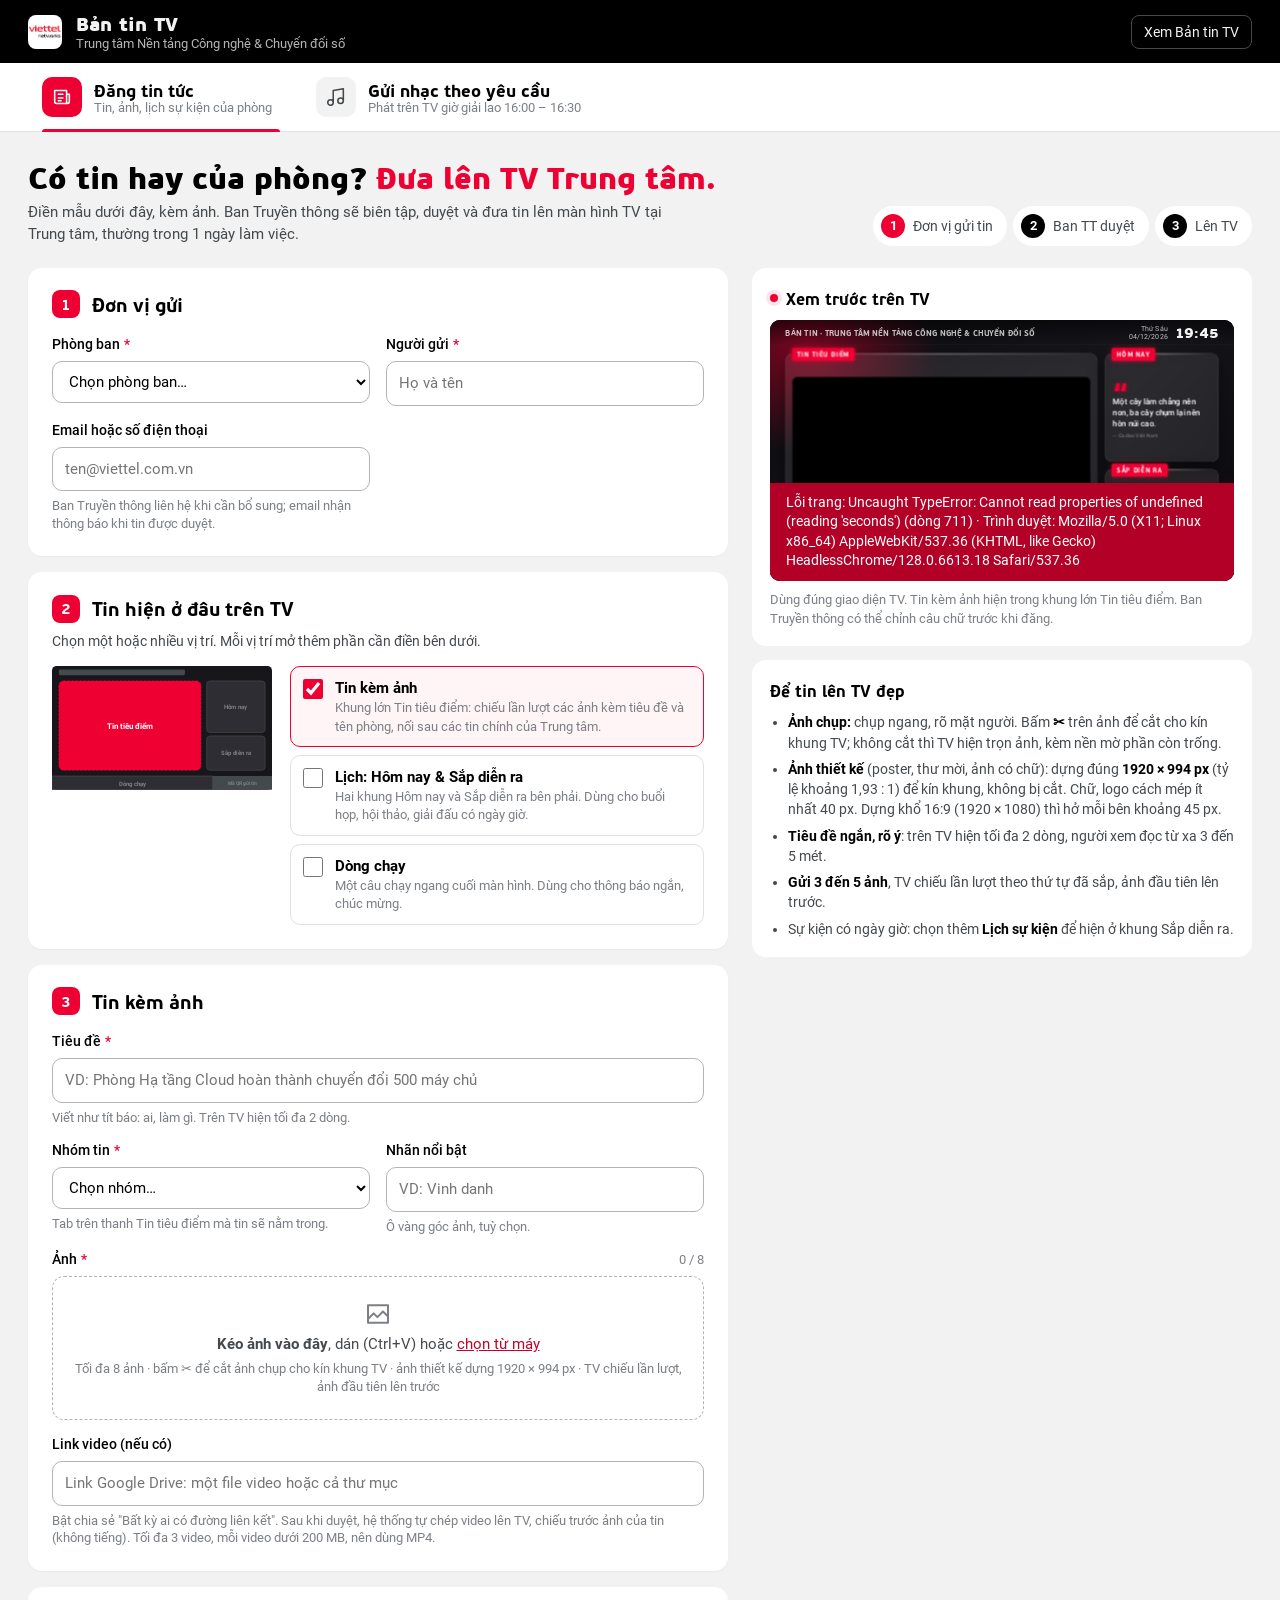
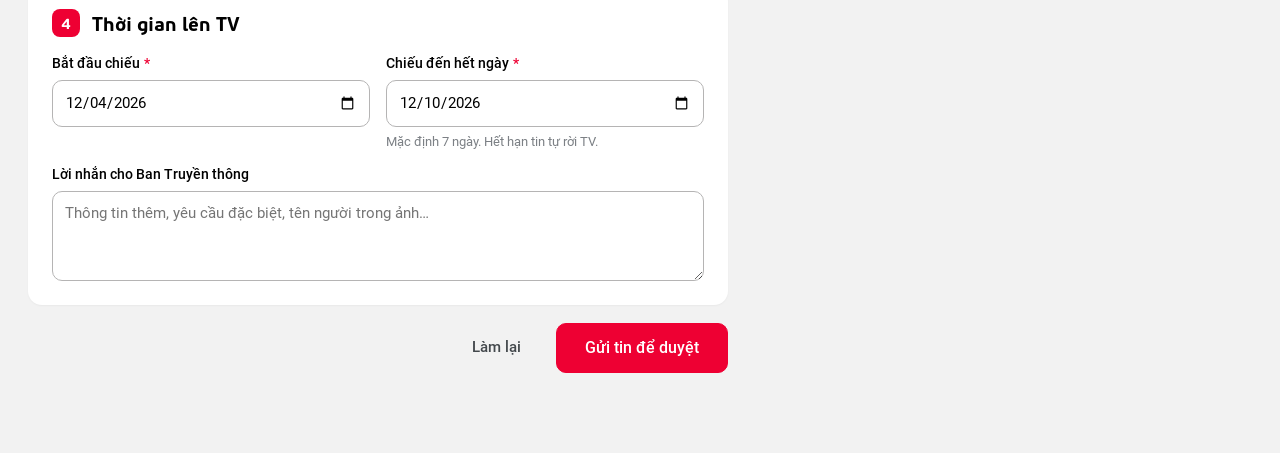
<file: news/index.html>
<!DOCTYPE html>
<html lang="vi">
<head>
<meta charset="utf-8">
<meta name="viewport" content="width=device-width, initial-scale=1">
<meta name="robots" content="noindex">
<link rel="icon" type="image/png" href="../img/logo-vtnet.png">
<title>Gửi tin, gửi nhạc lên Bản tin TV</title>
<link rel="stylesheet" href="news.css?v=20261119b">
<!-- Trang các phòng ban gửi tin (tab Đăng tin tức) và gửi nhạc giải lao (tab Gửi nhạc theo yêu cầu, #nhac, music.js).
     Tin, nhạc vào hàng chờ; Ban Truyền thông duyệt ở duyet.html / nhac.html rồi mới lên TV. -->
</head>
<body>
<header class="top">
  <img src="../img/logo-vtnet.png" alt="">
  <div class="ttl"><b>Bản tin TV</b><span>Trung tâm Nền tảng Công nghệ &amp; Chuyển đổi số</span></div>
  <span class="sp"></span>
  <span class="demo" id="demo" hidden title="Chưa nối máy chủ: tin chỉ lưu trong trình duyệt này">Chế độ thử</span>
  <a class="lnk" href="../tv/" target="_blank" rel="noopener">Xem Bản tin TV</a>
</header>

<nav class="modes" role="tablist" aria-label="Chọn việc">
  <div class="modes-in">
    <button type="button" role="tab" data-mode="tin" aria-selected="true">
      <svg viewBox="0 0 24 24" aria-hidden="true"><path d="M4 5h13v14H6a2 2 0 0 1-2-2zM17 9h3v8a2 2 0 0 1-2 2M8 9h5M8 13h5M8 16h3" fill="none" stroke="currentColor" stroke-width="1.7" stroke-linecap="round" stroke-linejoin="round"/></svg>
      <span><b>Đăng tin tức</b><small>Tin, ảnh, lịch sự kiện của phòng</small></span></button>
    <button type="button" role="tab" data-mode="nhac" aria-selected="false">
      <svg viewBox="0 0 24 24" aria-hidden="true"><path d="M9 18V5l11-2v13M9 18a3 3 0 1 1-6 0 3 3 0 0 1 6 0zm11-2a3 3 0 1 1-6 0 3 3 0 0 1 6 0z" fill="none" stroke="currentColor" stroke-width="1.7" stroke-linejoin="round"/></svg>
      <span><b>Gửi nhạc theo yêu cầu</b><small>Phát trên TV giờ giải lao 16:00 – 16:30</small></span></button>
  </div>
</nav>

<main class="wrap" id="main">
  <div class="hero">
    <div>
      <h1>Có tin hay của phòng? <span>Đưa lên TV Trung tâm.</span></h1>
      <p>Điền mẫu dưới đây, kèm ảnh. Ban Truyền thông sẽ biên tập, duyệt và đưa tin lên màn hình TV tại Trung tâm, thường trong 1 ngày làm việc.</p>
    </div>
    <ol class="steps"><li class="on">Đơn vị gửi tin</li><li>Ban TT duyệt</li><li>Lên TV</li></ol>
  </div>

  <div class="cols">
    <form id="form" novalidate>
      <div id="fields"></div>
      <div class="actions">
        <p class="errs" id="errs" role="alert"></p>
        <button type="button" class="btn ghost" id="reset">Làm lại</button>
        <button type="submit" class="btn primary lg" id="send">Gửi tin để duyệt</button>
      </div>
    </form>

    <aside class="side">
      <div class="sticky">
        <div class="panel">
          <h3><span class="dot"></span>Xem trước trên TV</h3>
          <div class="tvbox"><iframe id="tv" title="Xem trước Bản tin TV" loading="lazy"></iframe></div>
          <p class="note">Dùng đúng giao diện TV. Tin kèm ảnh hiện trong khung lớn Tin tiêu điểm. Ban Truyền thông có thể chỉnh câu chữ trước khi đăng.</p>
        </div>
        <div class="panel tips-panel">
          <h3>Để tin lên TV đẹp</h3>
          <ul class="tips">
            <li><b>Ảnh chụp:</b> chụp ngang, rõ mặt người. Bấm <b>✂</b> trên ảnh để cắt cho kín khung TV; không cắt thì TV hiện trọn ảnh, kèm nền mờ phần còn trống.</li>
            <li><b>Ảnh thiết kế</b> (poster, thư mời, ảnh có chữ): dựng đúng <b>1920 × 994 px</b> (tỷ lệ khoảng 1,93 : 1) để kín khung, không bị cắt. Chữ, logo cách mép ít nhất 40 px. Dựng khổ 16:9 (1920 × 1080) thì hở mỗi bên khoảng 45 px.</li>
            <li><b>Tiêu đề ngắn, rõ ý</b>: trên TV hiện tối đa 2 dòng, người xem đọc từ xa 3 đến 5 mét.</li>
            <li><b>Gửi 3 đến 5 ảnh</b>, TV chiếu lần lượt theo thứ tự đã sắp, ảnh đầu tiên lên trước.</li>
            <li>Sự kiện có ngày giờ: chọn thêm <b>Lịch sự kiện</b> để hiện ở khung Sắp diễn ra.</li>
          </ul>
        </div>
      </div>
    </aside>
  </div>
</main>

<section class="done" id="done" hidden>
  <div class="ok"><svg width="32" height="32" viewBox="0 0 24 24" aria-hidden="true"><path d="M5 12.5l4.5 4.5L19 7.5" fill="none" stroke="currentColor" stroke-width="2.4" stroke-linecap="round" stroke-linejoin="round"/></svg></div>
  <h2>Đã gửi tin</h2>
  <p>Ban Truyền thông sẽ xem và phản hồi. Ghi lại mã tin khi cần hỏi:</p>
  <div class="code" id="code"></div>
  <p id="mailnote"></p>
  <button class="btn primary" id="again">Gửi tin khác</button>
</section>

<main class="wrap" id="music" hidden></main>

<section class="done" id="mdone" hidden>
  <div class="ok"><svg width="32" height="32" viewBox="0 0 24 24" aria-hidden="true"><path d="M5 12.5l4.5 4.5L19 7.5" fill="none" stroke="currentColor" stroke-width="2.4" stroke-linecap="round" stroke-linejoin="round"/></svg></div>
  <h2>Đã gửi bài</h2>
  <p>Ban Truyền thông sẽ nghe và duyệt. Bài được duyệt vào hàng chờ, phát trên TV giờ giải lao chiều các ngày làm việc. Mã bài:</p>
  <div class="code" id="mcode"></div>
  <p id="mmailnote"></p>
  <button class="btn primary" id="magain">Gửi bài khác</button>
</section>

<script src="config.js?v=20261119b"></script>
<script src="shared.js?v=20261119b"></script>
<script src="form.js?v=20261119b"></script>
<script src="music.js?v=20261119b"></script>
<script>
(function () {
  'use strict';
  const N = window.VTNews, $ = (id) => document.getElementById(id);
  $('demo').hidden = !N.isDemo();

  const tv = $('tv');
  let first = true;
  function preview(r) {
    N.setPreview(Object.assign({}, r, { id: 'preview' }));
    if (first) { tv.src = '../tv/?preview=1'; first = false; } else { try { tv.contentWindow.location.reload(); } catch (e) { tv.src = '../tv/?preview=1&t=' + Date.now(); } }
  }

  // Nhớ phòng ban, người gửi, liên hệ cho lần gửi sau (chỉ trên máy này)
  const ME_KEY = 'vtnews-me';
  const me = N.store(ME_KEY) || {};
  const fresh = () => ({ dept: me.dept || '', sender: me.sender || '', contact: me.contact || '', where: { story: true } });
  const form = VTForm.mount($('fields'), fresh(), { onChange: preview });
  preview(form.get());

  $('reset').addEventListener('click', () => { if (confirm('Xoá toàn bộ nội dung đang điền?')) { form.set(fresh()); preview(form.get()); } });

  $('form').addEventListener('submit', (e) => {
    e.preventDefault();
    const errs = form.validate();
    $('errs').textContent = errs.length ? 'Còn thiếu: ' + errs.join(' · ') : '';
    if (errs.length) return;
    const p = form.payload(), btn = $('send');
    btn.disabled = true; btn.textContent = p.files.length ? 'Đang gửi ' + p.files.length + ' ảnh…' : 'Đang gửi…';
    N.call('submit', p).then((j) => {
      N.store(ME_KEY, { dept: p.record.dept, sender: p.record.sender, contact: p.record.contact });
      Object.assign(me, { dept: p.record.dept, sender: p.record.sender, contact: p.record.contact });
      $('code').textContent = j.record.id;
      $('mailnote').textContent = /@/.test(p.record.contact) ? 'Kết quả duyệt sẽ gửi về ' + p.record.contact + '.' : '';
      $('main').hidden = true; $('done').hidden = false; window.scrollTo(0, 0);
    }).catch((err) => {
      $('errs').textContent = 'Chưa gửi được: ' + err.message + '. Thử lại, hoặc gửi ảnh và nội dung qua email cho Ban Truyền thông.';
    }).then(() => { btn.disabled = false; btn.textContent = 'Gửi tin để duyệt'; });
  });

  // ---------- hai tab: Đăng tin tức | Gửi nhạc theo yêu cầu (#nhac) ----------
  let music = null;
  function mode(m) {
    const nhac = m === 'nhac';
    document.querySelectorAll('[data-mode]').forEach((b) => b.setAttribute('aria-selected', String(b.dataset.mode === m)));
    $('main').hidden = nhac || !$('done').hidden; $('done').hidden = nhac || $('done').hidden;
    $('music').hidden = !nhac || !$('mdone').hidden; $('mdone').hidden = !nhac || $('mdone').hidden;
    if (nhac && !music) music = VTMusic.mount($('music'), { onDone: (id, r) => {
      $('mcode').textContent = id;
      $('mmailnote').textContent = /@/.test(r.contact) ? 'Kết quả duyệt sẽ gửi về ' + r.contact + '.' : '';
      $('music').hidden = true; $('mdone').hidden = false; window.scrollTo(0, 0);
    } });
    document.title = nhac ? 'Gửi nhạc giải lao · Bản tin TV' : 'Gửi tin lên Bản tin TV';
  }
  document.querySelectorAll('[data-mode]').forEach((b) => b.addEventListener('click', () => {
    history.replaceState(null, '', b.dataset.mode === 'nhac' ? '#nhac' : location.pathname + location.search);
    mode(b.dataset.mode); window.scrollTo(0, 0);
  }));
  window.addEventListener('hashchange', () => mode(location.hash === '#nhac' ? 'nhac' : 'tin'));
  mode(location.hash === '#nhac' ? 'nhac' : 'tin');
  $('magain').addEventListener('click', () => { $('mdone').hidden = true; $('music').hidden = false; window.scrollTo(0, 0); });

  $('again').addEventListener('click', () => {
    form.set(fresh()); preview(form.get());
    $('done').hidden = true; $('main').hidden = false; window.scrollTo(0, 0);
  });
})();
</script>
</body>
</html>
</file>
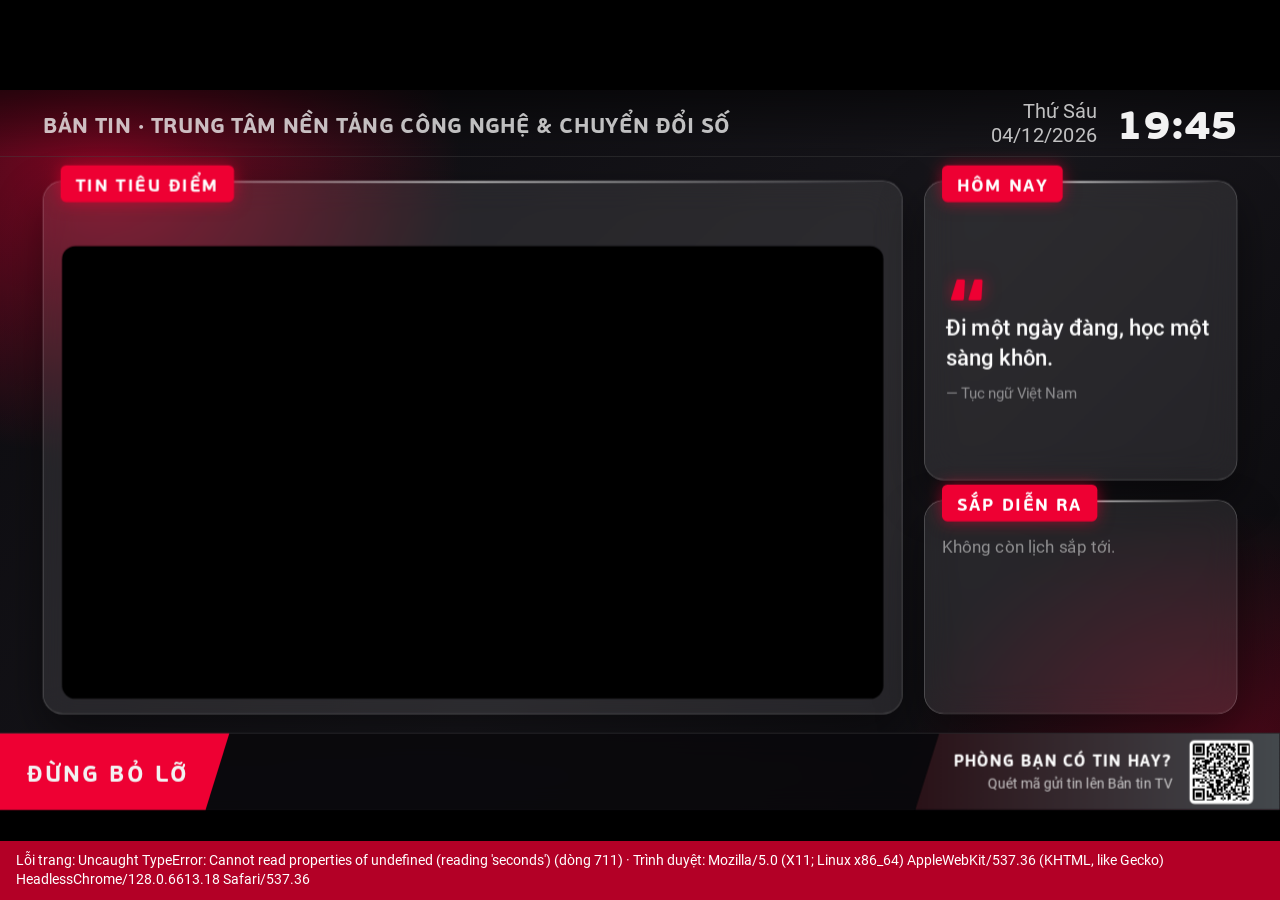
<file: tv/index.html>
<!DOCTYPE html>
<html lang="vi">
<head>
<meta charset="utf-8">
<meta name="viewport" content="width=device-width, initial-scale=1, viewport-fit=cover">
<meta name="description" content="Bản tin trình chiếu TV của Trung tâm Nền tảng Công nghệ và Chuyển đổi số.">
<link rel="icon" type="image/png" href="../img/logo-vtnet.png">
<title>Bản tin TV · TT Nền tảng Công nghệ & CĐS</title>
<!-- Trang bản tin TV, độc lập với trang Giải thể thao (../index.html). Nội dung nằm trong content.js. -->
<style>
  @font-face { font-family: "FS PF BeauSans Pro"; font-weight: 600; font-display: swap; src: url("../fonts/FSPFBeauSansPro-SemiBold.ttf") format("truetype"); }
  @font-face { font-family: "FS PF BeauSans Pro"; font-weight: 700; font-display: swap; src: url("../fonts/FSPFBeauSansPro-Bold.otf") format("opentype"); }
  @font-face { font-family: "FS PF BeauSans Pro"; font-weight: 800; font-display: swap; src: url("../fonts/FSPFBeauSansPro-Black.ttf") format("truetype"); }
  @font-face { font-family: "Roboto"; font-weight: 400; font-display: swap; src: url("../fonts/Roboto-Regular.ttf") format("truetype"); }
  @font-face { font-family: "Roboto"; font-weight: 500; font-display: swap; src: url("../fonts/Roboto-Medium.ttf") format("truetype"); }
  @font-face { font-family: "Roboto"; font-weight: 700; font-display: swap; src: url("../fonts/Roboto-Bold.ttf") format("truetype"); }

  /* Neon Tech, nền tối. Chỉ 5 màu Viettel và tint của chúng. */
  :root {
    --ink: #F2F2F2; --ink-2: rgba(242,242,242,.78); --ink-3: rgba(242,242,242,.52);
    --red: #EE0033; --red-soft: #FFD9E0; --grey: #B5B4B4;
    --display: "FS PF BeauSans Pro", "Roboto", "Segoe UI", Helvetica, Arial, sans-serif;
    --body: "Roboto", "Segoe UI", Helvetica, Arial, sans-serif;
    color-scheme: dark;
  }
  * { box-sizing: border-box; }
  html, body { height: 100%; }
  body { margin: 0; overflow: hidden; background: #000; color: var(--ink); font-family: var(--body); -webkit-font-smoothing: antialiased; cursor: none; }
  .stage { position: absolute; left: 50%; top: 50%; width: 1920px; height: 1080px; transform: translate(-50%, -50%) scale(var(--k, .5)); transform-origin: center; overflow: hidden;
    background: radial-gradient(900px 700px at 8% 12%, rgba(238,0,51,.5), transparent 60%), radial-gradient(800px 600px at 96% 92%, rgba(238,0,51,.28), transparent 60%), linear-gradient(135deg, #0c0b0f 0%, #17161b 55%, #0a090c 100%); }

  /* header */
  .hdr { position: absolute; left: 0; top: 0; right: 0; height: 100px; display: flex; align-items: center; justify-content: space-between; padding: 0 64px; border-bottom: 1.5px solid rgba(255,255,255,.14); background: linear-gradient(180deg, rgba(0,0,0,.5), rgba(0,0,0,0)); z-index: 2; }
  .hdr .org { font-family: var(--display); font-weight: 700; font-size: 32px; text-transform: uppercase; color: var(--ink-2); letter-spacing: .02em; }
  .hdr .c { display: flex; align-items: center; font-variant-numeric: tabular-nums; }
  .hdr .c .d { font-size: 30px; color: var(--ink-2); text-align: right; line-height: 1.2; }
  .hdr .c .t { font-family: var(--display); font-weight: 800; font-size: 60px; letter-spacing: -1px; }

  .glass { position: relative; background: rgba(255,255,255,.09); border: 1.5px solid rgba(255,255,255,.28); border-radius: 30px; backdrop-filter: blur(24px); -webkit-backdrop-filter: blur(24px); box-shadow: 0 28px 70px rgba(0,0,0,.45); }
  .glass::before { content: ""; position: absolute; left: 28px; right: 28px; top: 0; height: 1.5px; background: linear-gradient(90deg, transparent, rgba(255,255,255,.85), transparent); }

  /* bố cục: Tin tiêu điểm bên trái, 3 khung bên phải */
  .dash { position: absolute; left: 0; right: 0; top: 100px; bottom: 116px; padding: 36px 64px 28px; display: grid; grid-template-columns: minmax(0, 1fr) 470px; grid-gap: 32px; gap: 32px; }
  .panel { position: relative; padding: 44px 26px 14px; min-height: 0; display: flex; flex-direction: column; }
  .panel .pg { position: absolute; right: 22px; top: 12px; font-size: 22px; color: var(--ink-3); font-variant-numeric: tabular-nums; }
  .panel .lbl { position: absolute; left: 26px; top: -24px; padding: 9px 22px; background: var(--red); color: #fff; font-family: var(--display); font-weight: 700; font-size: 26px; letter-spacing: .1em; text-transform: uppercase; border-radius: 8px; box-shadow: 0 0 24px rgba(238,0,51,.55); white-space: nowrap; }
  .feature { padding: 62px 28px 22px; }
  .feature > .lbl { top: -24px; }
  /* thanh tab: 1 ô / nhóm tin (news/config.js GROUPS), cùng hàng với nhãn Tin tiêu điểm, các ô chia đều bề ngang */
  .feature .tabs { position: absolute; left: 330px; right: 28px; top: 10px; overflow: hidden; z-index: 2; }
  .feature .tabs .track { display: flex; gap: 14px; transition: transform .6s ease; will-change: transform; align-items: stretch; }
  .feature .tab { flex: 1 1 0; min-width: 0; font-size: 21px; font-weight: 500; color: var(--grey); white-space: nowrap; overflow: hidden; text-overflow: ellipsis; line-height: 1.2; }
  /* mỗi tab là một nhóm tin; vạch dưới tab chia đoạn, mỗi đoạn một tin */
  .feature .tab i { display: flex; gap: 4px; height: 5px; margin-top: 9px; }
  .feature .tab s { flex: 1 1 0; border-radius: 3px; background: rgba(255,255,255,.18); overflow: hidden; }
  .feature .tab s b { display: block; height: 100%; width: 0; background: #e3122b; }
  .feature .tab.on { color: #fff; }
  .feature .tab s.done b { width: 100%; background: rgba(255,255,255,.55); }
  /* dòng tiêu đề: tiêu đề in hoa, nhãn (tuỳ chọn), dòng phụ */
  .feature .headline { margin: 11px 0 24px; display: flex; align-items: baseline; justify-content: flex-start; flex-wrap: wrap; column-gap: 20px; row-gap: 4px; font-family: var(--display); font-weight: 800; font-size: 36px; line-height: 1.15; text-transform: uppercase; letter-spacing: .01em; text-shadow: 0 0 24px rgba(238,0,51,.45); }
  .feature .headline .tag { font-size: 18px; font-weight: 700; letter-spacing: .12em; color: #1a1204; background: #f2c14e; border-radius: 6px; padding: 8px 12px; align-self: center; text-shadow: none; line-height: 1; }
  .fade { animation: fd .7s ease both; }
  @keyframes fd { from { opacity: 0; transform: translateY(10px); } }
  .media { position: relative; flex: 1; min-height: 0; border-radius: 20px; overflow: hidden; background: #000; }
  .media .bg { position: absolute; top: -30px; right: -30px; bottom: -30px; left: -30px; background-position: center; background-size: cover; filter: blur(18px) brightness(.5); opacity: 0; transition: opacity .8s; }
  .media .bg.on { opacity: 1; }
  .media img.pic, .media video { position: absolute; top: 0; left: 0; width: 100%; height: 100%; object-fit: contain; opacity: 0; transition: opacity .8s; }
  .media img.pic.on, .media video.on { opacity: 1; }
  .media canvas.fx { position: absolute; top: 0; left: 0; width: 100%; height: 100%; pointer-events: none; opacity: 0; transition: opacity .6s; }
  .media canvas.fx.on { opacity: 1; }
  .media .count:empty { display: none; }
  .media .count { position: absolute; right: 20px; bottom: 16px; padding: 8px 16px; border-radius: 999px; background: rgba(0,0,0,.6); font-size: 24px; color: var(--ink-2); font-variant-numeric: tabular-nums; }
  .media .empty-media { position: absolute; top: 50%; left: 0; right: 0; transform: translateY(-50%); text-align: center; font-size: 30px; color: var(--ink-3); padding: 0 40px; }
  /* bên phải: Hôm nay (cao hơn, trống thì chạy châm ngôn), Sắp diễn ra */
  .side { display: grid; grid-template-rows: minmax(0, 1.4fr) minmax(0, 1fr); grid-gap: 30px; gap: 30px; min-height: 0; }
  .panel ul { list-style: none; margin: 0; padding: 0; display: block; overflow: hidden; flex: 1; min-height: 0; }
  .panel li { position: relative; padding: 6px 0 6px 30px; font-size: 26px; line-height: 1.3; border-bottom: 1px solid rgba(255,255,255,.08); }
  .panel li:last-child, .panel li.end { border-bottom: 0; }
  .panel li::before { content: ""; position: absolute; left: 4px; top: 17px; width: 12px; height: 12px; border-radius: 50%; background: var(--red); box-shadow: 0 0 10px var(--red); }
  .panel li b { font-weight: 700; }
  .panel li small { display: block; font-size: 21px; color: var(--ink-3); }
  .panel li.muted::before { background: var(--grey); box-shadow: none; }
  .panel .none { font-size: 26px; color: var(--ink-3); padding: 10px 0; }

  /* Châm ngôn: hiện trong khung Hôm nay khi hôm nay không có lịch */
  .quote { height: 100%; display: flex; flex-direction: column; justify-content: center; padding: 0 6px; }
  .quote .qm { font-family: var(--display); font-weight: 800; font-size: 110px; line-height: .6; color: var(--red); text-shadow: 0 0 24px rgba(238,0,51,.55); height: 50px; }
  .quote p { margin: 0; font-size: 33px; line-height: 1.38; font-weight: 500; color: #fff; }
  .quote small { display: block; margin-top: 18px; font-size: 22px; color: var(--ink-3); }
  .quote small:before { content: "— "; }


  /* ticker */
  .ticker { position: absolute; left: 0; right: 0; bottom: 0; height: 116px; display: flex; background: rgba(10,9,12,.88); border-top: 1.5px solid rgba(255,255,255,.16); backdrop-filter: blur(20px); z-index: 2; }
  .ticker .tag { flex: 0 0 auto; display: flex; align-items: center; padding: 0 60px 0 40px; position: relative; z-index: 0; font-family: var(--display); font-weight: 700; font-size: 34px; letter-spacing: .1em; text-transform: uppercase; }
  /* Vát cạnh phải bằng nền nghiêng thay cho clip-path có calc(): trình duyệt TV đời cũ bỏ qua cả clip-path nên nhãn thành hình chữ nhật. 17.24deg = atan(36/116) */
  .ticker .tag::before { content: ""; position: absolute; top: 0; bottom: 0; left: -60px; right: 0; z-index: -1; background: var(--red); -webkit-transform-origin: 100% 0; transform-origin: 100% 0; -webkit-transform: skewX(-17.24deg); transform: skewX(-17.24deg); }
  .ticker .run { flex: 1; overflow: hidden; display: flex; align-items: center; font-size: 40px; position: relative; }
  .ticker .run { -webkit-mask-image: linear-gradient(90deg, transparent, #000 70px, #000 calc(100% - 50px), transparent); mask-image: linear-gradient(90deg, transparent, #000 70px, #000 calc(100% - 50px), transparent); }
  .ticker .run div { white-space: nowrap; display: flex; padding-left: 16px; animation: run 48s linear infinite; }
  /* Mã QR gửi tin: đầu phải dòng chạy, vát cạnh trái đối xứng với nhãn Đừng bỏ lỡ */
  .ticker .qr { flex: 0 0 auto; display: flex; align-items: center; padding: 0 40px 0 58px; background: linear-gradient(90deg, #2a1218, #44494D); -webkit-clip-path: polygon(36px 0, 100% 0, 100% 100%, 0 100%); clip-path: polygon(36px 0, 100% 0, 100% 100%, 0 100%); }
  .ticker .qr div { text-align: right; font-size: 21px; line-height: 1.4; color: var(--ink-2); }
  .ticker .qr div b { display: block; margin-bottom: 8px; font-family: var(--display); font-weight: 700; font-size: 24px; line-height: 1.2; letter-spacing: .06em; text-transform: uppercase; color: #fff; }
  .ticker .qr img { flex: none; width: 96px; height: 96px; margin-left: 26px; padding: 5px; background: #fff; border-radius: 8px; box-sizing: border-box; }
  .ticker .run i { font-style: normal; color: var(--red); margin-right: 28px; }
  @keyframes run { from { transform: translateX(0); } to { transform: translateX(-50%); } }

  /* tương thích trình duyệt TV cũ: khoảng cách flex bằng margin thay cho gap */
  .hdr .c > * + * { margin-left: 28px; }
  .ticker .run div > * + * { margin-left: 120px; }
  /* Robot chào (content.js ROBOT): đứng trên dòng chạy, thi thoảng chạy ngang màn hình và vẫy tay. */
  .robot { position: absolute; left: 0; top: 786px; width: 146px; height: 190px; z-index: 3; display: none; pointer-events: none; will-change: transform; }
  .robot .rb-flip { position: absolute; left: 0; top: 0; width: 100%; height: 100%; transition: transform .25s ease; }
  .robot.left .rb-flip { transform: scaleX(-1); }
  .robot svg { display: block; width: 100%; height: 100%; overflow: visible; }
  .robot .rb-lean { transition: transform .25s ease; transform-origin: 80px 196px; }
  .robot.running .rb-lean { transform: rotate(7deg); }
  .robot .lg-l { transform-origin: 66px 152px; } .robot .lg-r { transform-origin: 94px 152px; }
  .robot .ar-l { transform-origin: 46px 108px; transform: rotate(8deg); } .robot .ar-r { transform-origin: 114px 108px; transform: rotate(-8deg); }
  .robot .ant { transform-origin: 80px 24px; animation: rb-ant 1.6s ease-in-out infinite alternate; }
  .robot .core { animation: rb-glow 1.2s ease-in-out infinite alternate; }
  .robot.running .lg-l { animation: rb-leg .34s ease-in-out infinite alternate; }
  .robot.running .lg-r { animation: rb-leg .34s ease-in-out -.34s infinite alternate; }
  .robot.running .ar-l { animation: rb-arm .34s ease-in-out -.34s infinite alternate; }
  .robot.running .ar-r { animation: rb-arm .34s ease-in-out infinite alternate; }
  .robot.running .rb-bob { animation: rb-bob .17s ease-in-out infinite alternate; }
  .robot.hop .rb-bob { animation: rb-hop .55s cubic-bezier(.3,.7,.4,1) 2; }
  .robot.waving .ar-r { animation: rb-raise .3s ease-out forwards, rb-wave .42s ease-in-out .3s infinite alternate; }
  .robot.waving .ar-l { transform: rotate(18deg); }
  .robot .bubble { position: absolute; left: 50%; bottom: 100%; margin-bottom: 18px; padding: 12px 22px; white-space: nowrap; border-radius: 22px; background: #F2F2F2; color: #000; font-family: var(--display); font-weight: 700; font-size: 28px; line-height: 1.15; box-shadow: 0 10px 30px rgba(0,0,0,.45); border-bottom: 4px solid var(--red);
    opacity: 0; transform: translate(-50%, 14px) scale(.6); transform-origin: 50% 100%; transition: opacity .25s ease, transform .3s cubic-bezier(.3,1.6,.5,1); }
  .robot .bubble::after { content: ""; position: absolute; left: 50%; top: 100%; margin-left: -12px; border: 12px solid transparent; border-top-color: var(--red); }
  .robot.waving .bubble { opacity: 1; transform: translate(-50%, 0) scale(1); }
  @keyframes rb-leg { from { transform: rotate(-26deg); } to { transform: rotate(26deg); } }
  @keyframes rb-arm { from { transform: rotate(-34deg); } to { transform: rotate(34deg); } }
  @keyframes rb-bob { from { transform: translateY(0); } to { transform: translateY(-7px); } }
  @keyframes rb-hop { 0%, 100% { transform: translateY(0); } 40% { transform: translateY(-46px); } 70% { transform: translateY(0); } 82% { transform: translateY(-8px); } }
  @keyframes rb-raise { from { transform: rotate(-8deg); } to { transform: rotate(-150deg); } }
  @keyframes rb-wave { from { transform: rotate(-150deg); } to { transform: rotate(-112deg); } }
  @keyframes rb-ant { from { transform: rotate(-10deg); } to { transform: rotate(10deg); } }
  @keyframes rb-glow { from { opacity: .55; } to { opacity: 1; } }
  /* Mèo robot (content.js ROBOT.kind = 'meo'): đi dạo trên dòng chạy, dụi đầu vào khung, ngủ quên, vươn vai, nói câu thiền. */
  .cat { position: absolute; left: 0; top: 0; width: 200px; height: 140px; z-index: 3; display: none; pointer-events: none; will-change: transform; -webkit-transform-origin: 100px 118px; transform-origin: 100px 118px; }
  .cat .c-flip { position: absolute; left: 0; top: 0; width: 100%; height: 100%; }
  .cat.left .c-flip { transform: scaleX(-1); }
  .cat svg { display: block; width: 100%; height: 100%; overflow: visible; }
  .cat svg g { transition: transform .6s ease; }
  .cat .c-bob { transform-origin: 100px 118px; }
  .cat .c-lean { transform-origin: 62px 90px; }
  .cat .c-tail { transform-origin: 42px 66px; animation: c-tail 2.4s ease-in-out infinite alternate; }
  .cat .c-head { transform-origin: 140px 64px; }
  .cat .c-torso { transform-origin: 90px 94px; }
  .cat .c-bl { transform-origin: 60px 84px; } .cat .c-br { transform-origin: 70px 84px; }
  .cat .c-fl { transform-origin: 126px 84px; } .cat .c-fr { transform-origin: 116px 84px; }
  /* chân hai khúc: hông (c-bl…) và gối (.shin), gối gập khi vung chân */
  .cat .c-bl .shin { transform-origin: 60.5px 99px; } .cat .c-br .shin { transform-origin: 70.5px 99px; }
  .cat .c-fl .shin { transform-origin: 126.5px 99px; } .cat .c-fr .shin { transform-origin: 116.5px 99px; }
  .cat .c-torso { animation: c-breathe2 3.2s ease-in-out infinite alternate; }   /* đứng im vẫn thở nhẹ */
  .cat .c-light { animation: rb-glow 1.2s ease-in-out infinite alternate; }
  .cat .e-open, .cat .e-happy, .cat .e-sleep { transition: opacity .2s; }
  .cat .e-happy, .cat .e-sleep { opacity: 0; }
  .cat .e-open { animation: c-blink 4s infinite; transform-origin: 150px 41px; }
  .cat.rub .e-open, .cat.talk .e-open, .cat.sleep .e-open, .cat.stretch .e-open { opacity: 0; }
  .cat.rub .e-happy, .cat.talk .e-happy { opacity: 1; }
  .cat.sleep .e-sleep, .cat.stretch .e-sleep { opacity: 1; }
  /* đi */
  /* nhịp bước 0,9 s khớp với tốc độ đi SPEED (100 px/giây) trong mã: lững thững, mỗi bước ~90 px */
  .cat.walk .c-bob { animation: c-bob .45s ease-in-out infinite alternate; }
  .cat.walk .c-bl, .cat.walk .c-fr { animation: c-hip .9s linear infinite; }                    /* chân chéo cùng nhịp */
  .cat.walk .c-br, .cat.walk .c-fl { animation: c-hip .9s linear -.45s infinite; }
  .cat.walk .c-bl .shin, .cat.walk .c-fr .shin { animation: c-knee .9s linear infinite; }
  .cat.walk .c-br .shin, .cat.walk .c-fl .shin { animation: c-knee .9s linear -.45s infinite; }
  .cat.walk .c-head { animation: c-headbob .9s ease-in-out infinite alternate; }
  .cat.walk .c-tail { animation: c-tail .8s ease-in-out infinite alternate; }
  /* chạy lấy đà: chân đảo nhanh gấp đôi, người hơi chúi */
  .cat.run .c-bob { animation-duration: .2s; }
  .cat.run .c-bl, .cat.run .c-fr, .cat.run .c-bl .shin, .cat.run .c-fr .shin { animation-duration: .36s; }
  .cat.run .c-br, .cat.run .c-fl, .cat.run .c-br .shin, .cat.run .c-fl .shin { animation-duration: .36s; animation-delay: -.18s; }
  /* leo tường: vươn chân xa, gối gập sâu */
  .cat.climb .c-bob { animation: c-bob .45s ease-in-out infinite alternate; }
  .cat.climb .c-bl, .cat.climb .c-fr { animation: c-hip-climb .9s ease-in-out infinite; }
  .cat.climb .c-br, .cat.climb .c-fl { animation: c-hip-climb .9s ease-in-out -.45s infinite; }
  .cat.climb .c-bl .shin, .cat.climb .c-fr .shin { animation: c-knee-climb .9s ease-in-out infinite; }
  .cat.climb .c-br .shin, .cat.climb .c-fl .shin { animation: c-knee-climb .9s ease-in-out -.45s infinite; }
  .cat.climb .c-tail { animation: c-tail 1s ease-in-out infinite alternate; }
  .cat.run .c-lean { transform: rotate(6deg); }
  /* dụi đầu */
  .cat.rub .c-head { animation: c-rub .7s ease-in-out infinite alternate; }
  .cat.rub .c-lean { transform: rotate(4deg); }
  .cat.rub .c-tail { animation: c-quiver .12s linear infinite alternate; transform: rotate(14deg); }
  .panel.nudge-r { animation: c-nudge-r .7s ease-in-out infinite alternate; }
  .panel.nudge-l { animation: c-nudge-l .7s ease-in-out infinite alternate; }
  /* vươn vai: chúi đầu, chổng mông, duỗi chân trước */
  .cat.stretch .c-lean { transform: rotate(10deg); }
  .cat.stretch .c-fl, .cat.stretch .c-fr { transform: rotate(-70deg); }
  .cat.stretch .c-fl .shin, .cat.stretch .c-fr .shin { transform: rotate(12deg); }
  .cat.stretch .c-bl, .cat.stretch .c-br { transform: rotate(10deg); }
  .cat.stretch .c-bl .shin, .cat.stretch .c-br .shin { transform: rotate(-14deg); }
  .cat.stretch .c-head { transform: rotate(-22deg); }
  .cat.stretch .c-tail { animation: none; transform: rotate(18deg); }
  /* ngủ: nằm bẹp, cuộn đuôi, thở đều */
  .cat.sleep .c-bob { transform: translateY(22px); }
  .cat.sleep .c-bl, .cat.sleep .c-br, .cat.sleep .c-fl, .cat.sleep .c-fr { transform: scaleY(.28); }
  .cat.sleep .c-head { transform: translate(-4px, 8px) rotate(14deg); }
  .cat.sleep .c-tail { animation: none; transform: rotate(-64deg); }
  /* ngồi xổm liếm chân: hạ người, chân sau gập, chân trước phải giơ lên trước mặt, đầu cúi xuống liếm qua lại */
  .cat.groom .c-bob { transform: translateY(12px); }
  .cat.groom .c-lean { transform: rotate(-8deg); }
  .cat.groom .c-bl, .cat.groom .c-br { transform: rotate(42deg); }                 /* chân sau gập, bàn chân duỗi ra trước */
  .cat.groom .c-bl .shin, .cat.groom .c-br .shin { transform: rotate(-100deg); }
  .cat.groom .c-fr { transform: rotate(-6deg); }
  .cat.groom .c-fl { transform: rotate(-120deg); }       /* chân trước (vẽ trên đầu) giơ lên trước mõm */
  .cat.groom .c-fl .shin { transform: rotate(40deg); }   /* cổ chân gập, bàn chân hướng vào mõm */
  .cat.groom .c-head { animation: c-lick .36s ease-in-out infinite alternate; }
  .cat.groom .c-tail { animation: c-tail 1.4s ease-in-out infinite alternate; }
  .cat.groom .e-open { opacity: 0; } .cat.groom .e-happy { opacity: 1; }
  @keyframes c-lick { from { transform: translate(-2px, 12px) rotate(26deg); } to { transform: translate(-6px, 18px) rotate(34deg); } }
  /* nhảy từ trên khung xuống */
  .cat.jump .c-fl, .cat.jump .c-fr { transform: rotate(-42deg); }
  .cat.jump .c-fl .shin, .cat.jump .c-fr .shin { transform: rotate(38deg); }     /* chân trước co lại */
  .cat.jump .c-bl, .cat.jump .c-br { transform: rotate(38deg); }
  .cat.jump .c-bl .shin, .cat.jump .c-br .shin { transform: rotate(-28deg); }    /* chân sau duỗi ra sau */
  .cat.jump .c-tail { animation: none; transform: rotate(28deg); }
  .cat.sleep.flat .c-head { transform: translate(-8px, 37px) rotate(8deg); }   /* trên nóc khung cao: gục hẳn đầu cho thấp */
  .cat.sleep .c-torso { animation: c-breathe 2.6s ease-in-out infinite alternate; }
  .cat .bubble { position: absolute; bottom: 100%; margin-bottom: 14px; padding: 12px 22px; max-width: 540px; width: max-content; border-radius: 22px; background: #F2F2F2; color: #000; font-family: var(--display); font-weight: 700; font-size: 30px; line-height: 1.25; text-align: center; box-shadow: 0 10px 30px rgba(0,0,0,.45); border-bottom: 4px solid var(--red); opacity: 0; transform: translateY(14px) scale(.7); transition: opacity .3s ease, transform .35s cubic-bezier(.3,1.6,.5,1); }
  .cat .bubble::after { content: ""; position: absolute; left: var(--tx, 50%); top: 100%; margin-left: -12px; border: 12px solid transparent; border-top-color: var(--red); }
  .cat.say .bubble { opacity: 1; transform: translateY(0) scale(1); }
  .cat .zzz, .cat .hearts { position: absolute; top: 0; left: 76%; width: 0; height: 0; }
  .cat.left .zzz, .cat.left .hearts { left: 24%; }
  .cat .zzz { left: 60%; } .cat.left .zzz { left: 40%; }
  .cat .zzz span, .cat .hearts span { position: absolute; left: 0; top: 0; opacity: 0; font-family: var(--display); font-weight: 800; }
  .cat .zzz span { color: #F2F2F2; font-size: 30px; }
  .cat .hearts span { color: var(--red); font-size: 30px; }
  .cat.sleep .zzz span { animation: c-zzz 3s ease-out infinite; }
  .cat.sleep .zzz span:nth-child(2) { animation-delay: 1s; font-size: 24px; } .cat.sleep .zzz span:nth-child(3) { animation-delay: 2s; font-size: 20px; }
  .cat.rub .hearts span { animation: c-heart 1.8s ease-out infinite; }
  .cat.rub .hearts span:nth-child(2) { animation-delay: .6s; font-size: 22px; } .cat.rub .hearts span:nth-child(3) { animation-delay: 1.2s; font-size: 26px; }
  @keyframes c-bob { from { transform: translateY(0); } to { transform: translateY(-4px); } }
  @keyframes c-leg { from { transform: rotate(-24deg); } to { transform: rotate(24deg); } }
  @keyframes c-tail { from { transform: rotate(-12deg); } to { transform: rotate(12deg); } }
  @keyframes c-quiver { from { transform: rotate(10deg); } to { transform: rotate(16deg); } }
  @keyframes c-rub { from { transform: translateX(-3px) rotate(-16deg); } to { transform: translateX(4px) rotate(8deg); } }
  @keyframes c-breathe { from { transform: scaleY(1); } to { transform: scaleY(1.06); } }
  @keyframes c-breathe2 { from { transform: scaleY(1); } to { transform: scaleY(1.025); } }
  @keyframes c-hip { 0% { transform: rotate(22deg); } 25% { transform: rotate(2deg); } 50% { transform: rotate(-22deg); } 75% { transform: rotate(-8deg); } 100% { transform: rotate(22deg); } }
  @keyframes c-knee { 0% { transform: rotate(4deg); } 25% { transform: rotate(48deg); } 50% { transform: rotate(14deg); } 75% { transform: rotate(0deg); } 100% { transform: rotate(4deg); } }
  @keyframes c-hip-climb { 0% { transform: rotate(30deg); } 50% { transform: rotate(-34deg); } 100% { transform: rotate(30deg); } }
  @keyframes c-knee-climb { 0% { transform: rotate(10deg); } 30% { transform: rotate(60deg); } 60% { transform: rotate(20deg); } 100% { transform: rotate(10deg); } }
  @keyframes c-headbob { from { transform: translateY(0) rotate(-2deg); } to { transform: translateY(2px) rotate(2deg); } }
  @keyframes c-blink { 0%, 92%, 100% { transform: scaleY(1); } 95% { transform: scaleY(.1); } }
  @keyframes c-nudge-r { from { transform: translateX(0); } to { transform: translateX(3px); } }
  @keyframes c-nudge-l { from { transform: translateX(0); } to { transform: translateX(-3px); } }
  @keyframes c-zzz { 0% { opacity: 0; transform: translate(0, 0) scale(.6); } 20% { opacity: 1; } 100% { opacity: 0; transform: translate(34px, -90px) scale(1.2); } }
  @keyframes c-heart { 0% { opacity: 0; transform: translate(0, 0) scale(.5); } 20% { opacity: 1; } 100% { opacity: 0; transform: translate(-16px, -80px) scale(1.1); } }
  @media (prefers-reduced-motion: reduce) { .robot, .cat { display: none !important; } }

  @media (prefers-reduced-motion: reduce) { .fade { animation: none; } .ticker .run div { animation: none; } .feature .tabs .track { transition: none; } }
</style>
</head>
<body>
<div class="stage" id="stage">
  <header class="hdr">
    <span class="org">Bản tin · Trung tâm Nền tảng Công nghệ &amp; Chuyển đổi số</span>
    <div class="c"><div class="d" id="tv-date"></div><div class="t" id="tv-time"></div></div>
  </header>

  <section class="dash">
    <div class="glass panel feature">
      <span class="lbl">Tin tiêu điểm</span>
      <div class="tabs" id="tabs"></div>
      <h2 class="headline" id="dash-headline"></h2>
      <div class="media" id="media"><div class="bg" id="media-bg"></div><img class="pic" id="media-a" alt=""><img class="pic" id="media-b" alt=""><canvas class="fx" id="media-fx" width="1920" height="1080"></canvas><div class="count" id="media-count"></div></div>
    </div>
    <div class="side">
      <div class="glass panel"><span class="lbl">Hôm nay</span><span class="pg"></span><ul id="p-today" data-empty="Hôm nay chưa có lịch."></ul></div>
      <div class="glass panel"><span class="lbl" id="lbl-next">Sắp diễn ra</span><span class="pg"></span><ul id="p-next" data-empty="Không còn lịch sắp tới."></ul></div>
    </div>
  </section>

  <div class="robot" id="robot"><div class="rb-flip"><svg viewBox="0 0 160 208" aria-hidden="true">
    <ellipse cx="80" cy="200" rx="46" ry="7" fill="#000" opacity=".45"/>
    <g class="rb-lean"><g class="rb-bob">
      <g class="lg-l"><rect x="58" y="146" width="16" height="38" rx="8" fill="#B5B4B4"/><rect x="50" y="180" width="28" height="14" rx="7" fill="#44494D"/></g>
      <g class="lg-r"><rect x="86" y="146" width="16" height="38" rx="8" fill="#B5B4B4"/><rect x="82" y="180" width="28" height="14" rx="7" fill="#44494D"/></g>
      <rect x="44" y="98" width="72" height="56" rx="22" fill="#F2F2F2"/>
      <rect x="44" y="140" width="72" height="14" rx="7" fill="#B5B4B4" opacity=".55"/>
      <circle cx="80" cy="122" r="13" fill="#44494D"/><circle class="core" cx="80" cy="122" r="8" fill="#EE0033"/>
      <g class="ar-l"><rect x="38" y="102" width="15" height="42" rx="7.5" fill="#B5B4B4"/><circle cx="45.5" cy="148" r="9" fill="#F2F2F2"/></g>
      <g class="ar-r"><rect x="107" y="102" width="15" height="42" rx="7.5" fill="#B5B4B4"/><circle cx="114.5" cy="148" r="9" fill="#F2F2F2"/></g>
      <rect x="70" y="90" width="20" height="12" rx="4" fill="#44494D"/>
      <g class="ant"><rect x="77.5" y="8" width="5" height="18" rx="2.5" fill="#B5B4B4"/><circle cx="80" cy="8" r="7" fill="#EE0033"/></g>
      <rect x="23" y="46" width="10" height="26" rx="5" fill="#B5B4B4"/><rect x="127" y="46" width="10" height="26" rx="5" fill="#B5B4B4"/>
      <rect x="30" y="22" width="100" height="72" rx="28" fill="#F2F2F2"/>
      <rect x="40" y="34" width="80" height="48" rx="20" fill="#17161b"/>
      <path d="M55 62 q8 -11 16 0 M89 62 q8 -11 16 0" fill="none" stroke="#F2F2F2" stroke-width="5" stroke-linecap="round"/>
      <path d="M72 69 q8 7 16 0" fill="none" stroke="#EE0033" stroke-width="4" stroke-linecap="round"/>
      <circle cx="51" cy="71" r="5" fill="#EE0033" opacity=".5"/><circle cx="109" cy="71" r="5" fill="#EE0033" opacity=".5"/>
    </g></g>
  </svg></div><div class="bubble" id="robot-say"></div></div>

  <div class="cat" id="cat"><div class="c-flip"><svg viewBox="0 0 200 140" aria-hidden="true">
    <ellipse cx="96" cy="120" rx="70" ry="7" fill="#000" opacity=".45"/>
    <g class="c-bob">
      <g class="c-br"><rect x="64" y="78" width="13" height="24" rx="6.5" fill="#44494D"/><g class="shin"><rect x="64.5" y="97" width="12" height="17" rx="6" fill="#44494D"/><rect x="62" y="108" width="20" height="10" rx="5" fill="#17161b"/><circle cx="70.5" cy="99" r="2.5" fill="#17161b"/></g></g>
      <g class="c-lean">
        <g class="c-fr"><rect x="110" y="78" width="13" height="24" rx="6.5" fill="#44494D"/><g class="shin"><rect x="110.5" y="97" width="12" height="17" rx="6" fill="#44494D"/><rect x="108" y="108" width="20" height="10" rx="5" fill="#17161b"/><circle cx="116.5" cy="99" r="2.5" fill="#17161b"/></g></g>
        <g class="c-tail"><path d="M44 68 C 22 64, 12 44, 22 26" fill="none" stroke="#B5B4B4" stroke-width="10" stroke-linecap="round"/><path d="M44 68 C 22 64, 12 44, 22 26" fill="none" stroke="#44494D" stroke-width="10" stroke-dasharray="2 9" opacity=".5"/><circle class="c-light" cx="22" cy="24" r="7" fill="#EE0033"/></g>
        <g class="c-torso"><rect x="36" y="50" width="108" height="44" rx="22" fill="#F2F2F2"/><path d="M94 52 V92" stroke="#B5B4B4" stroke-width="2"/><rect x="40" y="82" width="100" height="12" rx="6" fill="#B5B4B4" opacity=".5"/><circle class="c-light" cx="70" cy="66" r="5" fill="#EE0033"/></g>
        <g class="c-bl"><rect x="54" y="78" width="13" height="24" rx="6.5" fill="#B5B4B4"/><g class="shin"><rect x="54.5" y="97" width="12" height="17" rx="6" fill="#B5B4B4"/><rect x="51" y="108" width="21" height="10" rx="5" fill="#44494D"/><circle cx="60.5" cy="99" r="2.5" fill="#44494D"/></g></g>
        <g class="c-head">
          <path d="M122 22 L127 -2 L146 13 Z M155 13 L174 -2 L180 22 Z" fill="#F2F2F2" stroke="#F2F2F2" stroke-width="6" stroke-linejoin="round"/>
          <path d="M128 12 L130 3 L138 10 Z M163 10 L171 3 L173 12 Z" fill="#EE0033" opacity=".75"/>
          <rect x="116" y="10" width="70" height="56" rx="24" fill="#F2F2F2"/>
          <rect x="125" y="22" width="52" height="34" rx="14" fill="#17161b"/>
          <g class="e-open" fill="#F2F2F2"><circle cx="139" cy="38" r="4.5"/><circle cx="163" cy="38" r="4.5"/></g>
          <path class="e-happy" d="M134 41 q5 -8 10 0 M158 41 q5 -8 10 0" fill="none" stroke="#F2F2F2" stroke-width="3.5" stroke-linecap="round"/>
          <path class="e-sleep" d="M134 38 q5 5 10 0 M158 38 q5 5 10 0" fill="none" stroke="#F2F2F2" stroke-width="3.5" stroke-linecap="round"/>
          <path d="M146 47 q2.5 3.5 5 0 q2.5 3.5 5 0" fill="none" stroke="#EE0033" stroke-width="2.5" stroke-linecap="round"/>
          <path d="M112 40 h12 M112 47 l12 -3 M178 40 h12 M178 44 l12 3" stroke="#B5B4B4" stroke-width="2" stroke-linecap="round"/>
          <path d="M128 61 Q151 71 174 61 L174 67 Q151 77 128 67 Z" fill="#EE0033"/><circle cx="151" cy="76" r="4.5" fill="#F2F2F2" stroke="#B5B4B4" stroke-width="1.5"/>
        </g>
        <g class="c-fl"><rect x="120" y="78" width="13" height="24" rx="6.5" fill="#B5B4B4"/><g class="shin"><rect x="120.5" y="97" width="12" height="17" rx="6" fill="#B5B4B4"/><rect x="118" y="108" width="21" height="10" rx="5" fill="#44494D"/><circle cx="126.5" cy="99" r="2.5" fill="#44494D"/></g></g>
      </g>
    </g>
  </svg></div><div class="zzz"><span>z</span><span>z</span><span>z</span></div><div class="hearts"><span>♥</span><span>♥</span><span>♥</span></div><div class="bubble" id="cat-say"></div></div>

  <footer class="ticker"><div class="tag">Đừng bỏ lỡ</div><div class="run"><div id="tv-run"></div></div><div class="qr"><div><b>Phòng bạn có tin hay?</b>Quét mã gửi tin lên Bản tin TV</div><img src="../img/qr-gui-tin.svg" alt=""></div></footer>
</div>

<div id="backdrop" style="display:none;position:fixed;left:0;top:0;right:0;bottom:0;z-index:50;background:#000"></div>
<div id="err" style="display:none;position:fixed;left:0;right:0;bottom:0;z-index:99;background:#B30026;color:#fff;font:14px/1.4 Roboto,Arial,sans-serif;padding:10px 16px;word-break:break-word"></div>
<script>
window.onerror = function (msg, src, line) { var e = document.getElementById('err'); if (!e) return; e.style.display = 'block'; e.textContent = 'Lỗi trang: ' + msg + (line ? ' (dòng ' + line + ')' : '') + ' · Trình duyệt: ' + navigator.userAgent; };
if (location.hash === '#ua') { document.addEventListener('DOMContentLoaded', function () { var e = document.getElementById('err'); e.style.display = 'block'; e.textContent = 'Trình duyệt: ' + navigator.userAgent + ' · ' + window.innerWidth + '×' + window.innerHeight; }); }
</script>
<script src="../media.js"></script>
<script src="content.js"></script>
<script src="../news/config.js?v=20261119b"></script>
<script src="../news/shared.js?v=20261119b"></script>
<script src="music.js?v=20261119b"></script>
<script>
// Chạy sau khi ghép tin các phòng đã duyệt (news/, Apps Script) vào window.TV. ?preview=1 = khung xem trước của trang gửi tin, trang duyệt.
function bootTV(PREVIEW) {
  'use strict';
  const C = window.TV || {};
  const STORY_SECONDS = C.STORY_SECONDS || 60;
  const VIDEO_MAX_SECONDS = C.VIDEO_MAX_SECONDS || 90;
  // Nguồn ảnh Drive: media.js / media.json ở gốc repo, GitHub Action cập nhật mỗi 15 phút.
  // MEDIA_API_URL (tuỳ chọn, xem apps-script/media.gs) cho cập nhật nhanh hơn.
  const DRIVE_FOLDER_ID = '18QdoAzINpvlfo54nMBTAGTn9avTo214E';   // thư mục Drive công khai; tools/drive-media.py đọc hằng này
  const MEDIA_API_URL = '';
  const MEDIA_REFRESH_SECONDS = 300;
  // Tự cập nhật: thấy index.html hoặc content.js trên máy chủ khác bản đang chạy thì tự F5; mỗi ngày tải lại lúc dailyAt.
  const AUTO_RELOAD = { checkSeconds: 120, dailyAt: '05:00', files: ['index.html', 'content.js'] };

  const ROOT = '../';
  const R = (p) => (!p || /^(https?:|data:|blob:|\/|\.\.?\/)/.test(p) ? p : ROOT + p);   // đường dẫn tính từ gốc repo
  const $ = (id) => document.getElementById(id);
  const esc = (s) => String(s == null ? '' : s).replace(/[&<>"]/g, (c) => ({ '&': '&amp;', '<': '&lt;', '>': '&gt;', '"': '&quot;' }[c]));
  const p2 = (n) => (n < 10 ? '0' : '') + n;
  const DAYS = ['Chủ nhật', 'Thứ Hai', 'Thứ Ba', 'Thứ Tư', 'Thứ Năm', 'Thứ Sáu', 'Thứ Bảy'];
  const vnDate = (iso) => { const [y, m, d] = iso.split('-').map(Number); return new Date(y, m - 1, d); };
  const todayKey = () => { const d = new Date(); return d.getFullYear() + '-' + p2(d.getMonth() + 1) + '-' + p2(d.getDate()); };
  const fmtD = (iso) => iso.slice(8, 10) + '/' + iso.slice(5, 7);
  const fmtRange = (it) => it.to ? fmtD(it.from) + ' đến ' + fmtD(it.to) : fmtD(it.from);
  const dayName = (iso) => DAYS[vnDate(iso).getDay()];
  function daysLeft(date) { const now = new Date(); const a = new Date(now.getFullYear(), now.getMonth(), now.getDate()); const b = new Date(date.getFullYear(), date.getMonth(), date.getDate()); return Math.max(0, Math.round((b - a) / 86400000)); }
  const alive = (x) => !x.until || x.until >= todayKey();
  const inRange = (x) => { const t = todayKey(); return (!x.from || x.from <= t) && (!x.to || x.to >= t); };

  // Tin còn hạn (until), lọc lúc mở trang; trang tự tải lại mỗi sáng nên tin hết hạn tự rơi ra.
  // Tin phòng ban thường (news/, DEPT_NEWS) chiếu nối cuối Tin tiêu điểm vì không còn khung Tin các phòng
  // Ảnh trong slides cũng có thể khai until riêng: hết hạn thì ảnh đó tự ẩn, tin vẫn chạy các ảnh còn lại
  // Tab = nhóm tin (news/config.js GROUPS, theo trường tab của tin); tin xếp theo thứ tự nhóm, trong nhóm giữ thứ tự gốc
  const GROUPS = ((window.VTNEWS_CONFIG || {}).GROUPS || []).map((g) => g.name);
  const groupOf = (st) => { const k = GROUPS.indexOf(st.tab); return k < 0 ? GROUPS.length - 1 : k; };
  const STORIES = (C.STORIES || []).concat(C.DEPT_NEWS || []).filter(alive)
    .map((st) => (st.slides ? Object.assign({}, st, { slides: st.slides.filter(alive) }) : st))
    .filter((st) => !st.slides || st.slides.length)
    .map((st, k) => ({ st, k, g: groupOf(st) })).sort((a, b) => a.g - b.g || a.k - b.k).map((x) => Object.assign({}, x.st, { group: x.g }));
  const AGENDA = (C.AGENDA || []).slice().sort((a, b) => a.from.localeCompare(b.from));
  const status = (it) => { const t = todayKey(); const end = it.to || it.from; return end < t ? 'done' : it.from <= t ? 'now' : 'next'; };

  // ---------- khung dưới bên phải: Sắp diễn ra và Nhạc phát chiều nay đổi nhau mỗi SIDE_SWAP_MINUTES phút ----------
  //   Nhạc lấy từ danh sách nhạc giải lao (tv/music.js, window.nhacPlan); chỉ hiện khi hôm nay có nhạc và còn bài chưa phát.
  const SIDE_SWAP_MINUTES = C.SIDE_SWAP_MINUTES || 10;
  let nextList = [];
  const hmMin = (s) => { const a = String(s).split(':'); return +a[0] * 60 + +a[1]; };
  function musicList() {
    const p = window.nhacPlan; if (!p || p.day !== todayKey() || !p.items || !p.items.length) return [];
    const d = new Date(), secNow = (d.getHours() * 60 + d.getMinutes()) * 60 + d.getSeconds(), s0 = hmMin(p.start) * 60;
    if (secNow >= hmMin(p.end) * 60) return [];
    return p.items.filter((it) => s0 + it.at + (it.duration || 0) > secNow).map((it) => {
      const m = Math.floor((s0 + it.at) / 60), at = p2(Math.floor(m / 60)) + ':' + p2(m % 60);
      const who = it.fallback ? 'Nhạc nền' : [it.sender, window.VTNews && VTNews.deptShort ? VTNews.deptShort(it.dept) : it.dept].filter(Boolean).join(' · ');
      return li(it.title + (it.artist ? ' · ' + it.artist : ''), [at, who].filter(Boolean).join(' · '));
    });
  }
  let sideMode = '';
  function sideSwap() {
    const music = musicList(), slot = Math.floor(Date.now() / (SIDE_SWAP_MINUTES * 60000));
    const mode = music.length && (slot % 2 || !nextList.length) ? 'music' : 'next';   // không có lịch sắp tới thì nhạc hiện suốt
    dashLists['p-next'] = mode === 'music' ? music : nextList;
    if (mode !== sideMode) { sideMode = mode; $('lbl-next').textContent = mode === 'music' ? 'Nhạc phát chiều nay' : 'Sắp diễn ra'; dashPage = 0; fadeIn($('p-next')); }
  }

  // ---------- khung lịch bên phải: chia trang theo chiều cao thật của khung, mỗi trang 7 giây ----------
  let dashLists = {}, dashPage = 0;
  function paintPanels() {
    Object.keys(dashLists).forEach((id) => {
      const items = dashLists[id], el = $(id), pgEl = el.parentNode.querySelector('.pg');
      if (!items.length && id === 'p-today' && quoteList().length) { pgEl.textContent = ''; showQuote(el); return; }
      if (!items.length) { el.innerHTML = '<div class="none">' + esc(el.getAttribute('data-empty')) + '</div>'; pgEl.textContent = ''; return; }
      el.innerHTML = items.join('');
      const lis = Array.from(el.children), H = el.clientHeight, pages = [[]];
      let top = lis[0].offsetTop;
      lis.forEach((x) => { const cur = pages[pages.length - 1]; if (cur.length && x.offsetTop + x.offsetHeight - top > H) { pages.push([x]); top = x.offsetTop; } else cur.push(x); });
      const show = pages[dashPage % pages.length];
      lis.forEach((x) => { x.style.display = show.indexOf(x) > -1 ? '' : 'none'; x.classList.toggle('end', x === show[show.length - 1]); });
      pgEl.textContent = pages.length > 1 ? (dashPage % pages.length + 1) + '/' + pages.length : '';
    });
  }
  function li(t, sub, cls) { return `<li${cls ? ' class="' + cls + '"' : ''}><b>${esc(t)}</b>${sub ? `<small>${esc(sub)}</small>` : ''}</li>`; }
  const meta = (x, extra) => [x.time, extra, x.place].filter(Boolean).join(' · ');
  function renderDash() {
    const t = todayKey();
    // Hôm nay: mục thêm tay + sự kiện một ngày hôm nay + các giai đoạn (có to) đang diễn ra
    dashLists['p-today'] = (C.TODAY || []).filter(inRange).map((x) => li(x.t || x.title, x.s || x.sub))
      .concat(AGENDA.filter((x) => status(x) === 'now' && !x.to).map((x) => li(x.title, meta(x, dayName(x.from) + ' ' + fmtD(x.from)))))
      .concat(AGENDA.filter((x) => x.to && status(x) === 'now').map((x) => li(x.title, meta(x, fmtRange(x) +
        (x.from === t ? ' · bắt đầu hôm nay' : daysLeft(vnDate(x.to)) ? ' · còn ' + daysLeft(vnDate(x.to)) + ' ngày' : ' · kết thúc hôm nay')))));
    // Sắp diễn ra: 4 mục gần nhất chưa tới
    nextList = AGENDA.filter((x) => status(x) === 'next').slice(0, 4).map((x) => li(x.title, meta(x, fmtRange(x) + ' · còn ' + daysLeft(vnDate(x.from)) + ' ngày')));
    sideSwap();
    paintPanels();
  }

  // ---------- Châm ngôn: content.js QUOTES, hoặc Google Sheet công khai (QUOTES_SHEET, CSV 3 cột: Ngày hoặc STT | Câu | Tác giả) ----------
  //   Chọn ngẫu nhiên, mỗi QUOTE_SECONDS giây đổi câu, không lặp tới khi chạy hết lượt. Dòng có ngày đúng hôm nay thì chỉ chạy các dòng đó.
  const QUOTE_SECONDS = C.QUOTE_SECONDS || 60;
  let quotes = (C.QUOTES || []).map((q) => (typeof q === 'string' ? { text: q } : q));
  function parseCSV(t) {
    const rows = []; let row = [], f = '', q = false;
    for (let i = 0; i < t.length; i++) {
      const c = t[i];
      if (q) { if (c === '"') { if (t[i + 1] === '"') { f += '"'; i++; } else q = false; } else f += c; }
      else if (c === '"') q = true; else if (c === ',') { row.push(f); f = ''; }
      else if (c === '\n' || c === '\r') { if (c === '\r' && t[i + 1] === '\n') i++; row.push(f); rows.push(row); row = []; f = ''; }
      else f += c;
    }
    if (f || row.length) { row.push(f); rows.push(row); }
    return rows;
  }
  const isoDay = (v) => { v = (v || '').trim(); let m = /^(\d{1,2})\/(\d{1,2})\/(\d{4})$/.exec(v); if (m) return m[3] + '-' + p2(+m[2]) + '-' + p2(+m[1]); m = /^(\d{4})-(\d{2})-(\d{2})/.exec(v); return m ? m[0] : ''; };
  function loadQuotes() {
    if (!C.QUOTES_SHEET || location.protocol === 'file:') return;
    fetch(C.QUOTES_SHEET + (C.QUOTES_SHEET.indexOf('?') < 0 ? '?' : '&') + 't=' + Date.now(), { cache: 'no-store' }).then((r) => (r.ok ? r.text() : '')).then((t) => {
      const rows = parseCSV(t || '').filter((r) => r.length > 1 && (r[1] || '').trim());
      if (rows.length && !isoDay(rows[0][0]) && /câu|cau|quote/i.test(rows[0][1])) rows.shift();   // bỏ dòng tiêu đề
      if (rows.length) { quotes = rows.map((r) => ({ day: isoDay(r[0]), text: r[1].trim(), by: (r[2] || '').trim() })); quoteShown = ''; paintPanels(); }
    }).catch(() => {});
  }
  function quoteList() {
    const t = todayKey(), today = quotes.filter((q) => q.day === t);
    if (today.length) return today;
    const free = quotes.filter((q) => !q.day);
    return free.length ? free : quotes;
  }
  let quoteShown = '', quoteSlot = -1, quoteBag = [];
  const quoteSkip = {};                                               // câu quá dài, cỡ chữ nhỏ nhất vẫn không vừa khung: bỏ qua
  // Thu nhỏ chữ (33 → 26 px) tới khi câu, dấu ngoặc và tác giả vừa khung; không vừa thì trả về false
  function fitQuote(el) {
    const box = el.querySelector('.quote'), p = box.querySelector('p');
    const need = () => Array.from(box.children).reduce((a, c) => a + c.offsetHeight + (parseFloat(getComputedStyle(c).marginTop) || 0), 0);
    for (const f of [33, 30, 28, 26]) { p.style.fontSize = f + 'px'; if (need() <= box.clientHeight) return true; }
    return false;
  }
  function showQuote(el, tries) {
    const list = quoteList().filter((x) => !quoteSkip[x.text + '|' + x.by] || tries > 8), slot = Math.floor(Date.now() / (QUOTE_SECONDS * 1000));
    if (!list.length) return;
    if (slot === quoteSlot && quoteShown && el.querySelector('.quote')) return;
    if (slot !== quoteSlot || !quoteShown) {                          // sang lượt mới: rút ngẫu nhiên một câu chưa chiếu
      quoteSlot = slot;
      const keys = list.map((x) => x.text + '|' + x.by);
      quoteBag = quoteBag.filter((k) => keys.indexOf(k) > -1);
      if (!quoteBag.length) quoteBag = keys.filter((k) => k !== quoteShown || keys.length === 1);
      quoteShown = quoteBag.splice(Math.floor(Math.random() * quoteBag.length), 1)[0];
    }
    const q = list[list.map((x) => x.text + '|' + x.by).indexOf(quoteShown)] || list[0];
    el.innerHTML = `<div class="quote"><span class="qm">“</span><p>${esc(q.text)}</p>${q.by ? `<small>${esc(q.by)}</small>` : ''}</div>`;
    if (!fitQuote(el) && (tries || 0) <= 8) { quoteSkip[quoteShown] = 1; quoteShown = ''; return showQuote(el, (tries || 0) + 1); }
    fadeIn(el);
  }

  // ---------- dòng chạy ----------
  function renderTicker() {
    const msgs = [];
    AGENDA.filter((x) => status(x) === 'now' && !x.to).forEach((x) => msgs.push('Hôm nay: ' + x.title + (x.time ? ' · ' + x.time : '') + (x.place ? ' · ' + x.place : '')));
    AGENDA.filter((x) => status(x) === 'next').slice(0, 3).forEach((x) => msgs.push(fmtD(x.from) + ': ' + x.title + (x.time ? ' · ' + x.time : '')));
    STORIES.forEach((st) => { [].concat(st.ticker || []).forEach((m) => msgs.push(m)); });
    (C.TICKER || []).forEach((m) => { if (typeof m === 'string') msgs.push(m); else if (alive(m)) msgs.push(m.text); });
    const h = msgs.map((m) => `<span><i>▶</i>${esc(m)}</span>`).join('');
    const run = $('tv-run'); run.innerHTML = h + h;
    tickerSpeed();
  }
  // Dòng chạy giữ tốc độ cố định TICKER_SPEED px/giây (khung 1920), nội dung dài hay ngắn đều chạy như nhau
  const TICKER_SPEED = C.TICKER_SPEED || 150;
  function tickerSpeed() {
    const run = $('tv-run'), half = run.scrollWidth / 2;
    if (half > 0) run.style.animationDuration = Math.max(8, half / TICKER_SPEED).toFixed(1) + 's';
  }
  if (document.fonts && document.fonts.ready) document.fonts.ready.then(tickerSpeed);

  // ---------- ảnh và video từ Google Drive ----------
  let media = [], mIdx = -1, mTimer = null, mFront = 'a', mediaOn = false, curVideo = null, bag = [];
  const driveStory = () => STORIES.find((st) => st.source === 'drive') || {};
  const hasIntro = () => !!(driveStory().intro && driveStory().intro.image);
  // Ảnh kế tiếp: tuần tự, hoặc rút ngẫu nhiên từ "túi" các ảnh chưa chiếu (hết túi thì đổ lại) khi bật shuffle
  function pickNext() {
    if (!driveStory().shuffle) return (mIdx + 1) % media.length;
    if (!bag.length) { bag = media.map((_, k) => k); for (let i = bag.length - 1; i > 0; i--) { const j = Math.floor(Math.random() * (i + 1)); const t = bag[i]; bag[i] = bag[j]; bag[j] = t; } }
    let k = bag.pop(); if (k === mIdx && bag.length) { const k2 = bag.pop(); bag.push(k); k = k2; }
    return k;
  }
  const shownCount = () => (driveStory().shuffle ? media.length - bag.length : mIdx + 1);
  const imgUrl = (id, w) => 'https://drive.google.com/thumbnail?id=' + id + '&sz=w' + (w || 1600);
  const vidUrl = (m) => (m.src ? R(m.src) : 'https://drive.google.com/uc?export=download&id=' + m.id);
  // pháo hoa hạt trên thẻ mở đầu (canvas 1920×1080)
  let fxOn = false, fxParts = [], fxLast = 0, fxNext = 0, fxRaf = null;
  const fxCtx = $('media-fx').getContext('2d');
  function fxBurst() {
    const x = Math.random() < .5 ? 80 + Math.random() * 280 : 1560 + Math.random() * 280, y = 80 + Math.random() * 420;
    for (let i = 0; i < 65; i++) { const a = Math.random() * Math.PI * 2, v = 35 + Math.random() * 150;
      fxParts.push({ x, y, vx: Math.cos(a) * v, vy: Math.sin(a) * v, t: 0, life: 1.5 + Math.random(), color: Math.random() < .3 ? '255,65,85' : '255,180,210' }); }
  }
  function fxFrame(t) {
    if (!fxOn) return;
    const dt = Math.min((t - fxLast) / 1000, .04); fxLast = t;
    fxCtx.clearRect(0, 0, 1920, 1080);
    if (t > fxNext) { fxBurst(); fxNext = t + 1400 + Math.random() * 1600; }
    fxParts = fxParts.filter((p) => p.t < p.life);
    for (let i = 0; i < fxParts.length; i++) { const p = fxParts[i]; p.t += dt; p.x += p.vx * dt; p.y += p.vy * dt; p.vy += 32 * dt;
      fxCtx.beginPath(); fxCtx.fillStyle = 'rgba(' + p.color + ',' + Math.max(0, 1 - p.t / p.life) + ')'; fxCtx.shadowColor = 'rgb(' + p.color + ')'; fxCtx.shadowBlur = 12; fxCtx.arc(p.x, p.y, 1.7, 0, 7); fxCtx.fill(); }
    fxCtx.shadowBlur = 0; fxRaf = requestAnimationFrame(fxFrame);
  }
  function fxStart() { if (fxOn) return; fxOn = true; fxParts = []; fxLast = performance.now(); fxNext = 0; $('media-fx').classList.add('on'); fxRaf = requestAnimationFrame(fxFrame); }
  function fxStop() { fxOn = false; if (fxRaf) cancelAnimationFrame(fxRaf); $('media-fx').classList.remove('on'); fxCtx.clearRect(0, 0, 1920, 1080); }
  // Ảnh luôn hiện trọn (contain), không tự cắt khi chiếu; ảnh đúng tỷ lệ khung (cắt ở trang gửi tin, hoặc dựng 1920×994) thì tự kín khung
  function swapTo(src) {
    const show = mFront === 'a' ? $('media-b') : $('media-a'), hide = mFront === 'a' ? $('media-a') : $('media-b');
    show.src = src; show.classList.add('on'); hide.classList.remove('on'); mFront = mFront === 'a' ? 'b' : 'a';
  }
  function showIntro() {
    stopVideo(); $('media-count').textContent = '';
    const src = R(driveStory().intro.image), secs = driveStory().intro.seconds || 12;
    const bg = $('media-bg'); bg.style.backgroundImage = 'url("' + src + '")'; bg.classList.add('on');
    const pre = new Image(); let done = false;
    const fin = () => { if (done || !mediaOn) return; done = true; swapTo(src); fxStart();
      mTimer = setTimeout(() => { fxStop(); nextMedia(); }, secs * 1000); };
    pre.onload = fin; pre.onerror = () => { done = true; nextMedia(); }; pre.src = src; setTimeout(fin, 6000);
  }
  function setMedia(list) {
    const fresh = (list || []).filter((m) => m && m.id && (m.type === 'image' || m.type === 'video'));
    const mi = mIdx; const curId = mi >= 0 && media[mi] ? media[mi].id : null;
    if (fresh.map((m) => m.id).join(',') === media.map((m) => m.id).join(',')) return; // không đổi
    media = fresh; bag = [];
    if (curId) { const k = media.findIndex((m) => m.id === curId); const ni = k >= 0 ? k : Math.min(mi, media.length - 1); mIdx = ni; if (mediaOn && ni >= 0) $('media-count').textContent = shownCount() + ' / ' + media.length; }
  }
  function refreshMedia() {
    if (MEDIA_API_URL) {
      fetch(MEDIA_API_URL + (MEDIA_API_URL.indexOf('?') > -1 ? '&' : '?') + 't=' + Date.now(), { redirect: 'follow', cache: 'no-store' })
        .then((r) => r.json()).then((j) => { if (j && j.files) setMedia(j.files); }).catch(() => {});
      return;
    }
    if (location.protocol === 'file:') return;
    fetch(ROOT + 'media.json?v=' + Date.now(), { cache: 'no-store' }).then((r) => (r.ok ? r.json() : null)).then((j) => { if (j && j.length !== undefined) setMedia(j); }).catch(() => {});
  }
  function stopVideo() { if (curVideo) { try { curVideo.pause(); } catch (e) {} curVideo.remove(); curVideo = null; } }
  const VBLOB = {};   // src → blob URL của video đã tải xong
  function playVideo(src, maxSeconds, onDone) {
    src = VBLOB[src] || src;
    const a = $('media-a'), b = $('media-b'); a.classList.remove('on'); b.classList.remove('on'); stopVideo();
    const v = document.createElement('video'); v.muted = true; v.autoplay = true; v.playsInline = true; v.setAttribute('playsinline', ''); v.preload = 'auto'; v.src = src;
    $('media').insertBefore(v, $('media-count')); curVideo = v;
    let moved = false; const go = () => { if (moved) return; moved = true; stopVideo(); onDone(); };
    v.addEventListener('ended', go); v.addEventListener('error', go);
    v.addEventListener('playing', () => { v.classList.add('on'); clearTimeout(mTimer); mTimer = setTimeout(go, maxSeconds * 1000); });
    mTimer = setTimeout(go, 15000); // không phát được trong 15 giây thì bỏ qua
    const pr = v.play && v.play(); if (pr && pr.catch) pr.catch(() => {});
  }
  function nextMedia() {
    clearTimeout(mTimer); fxStop(); if (!mediaOn) return;
    if (!media.length) { $('media').insertAdjacentHTML('beforeend', '<div class="empty-media">Chưa có ảnh từ Google Drive.</div>'); return; }
    mIdx = pickNext();
    const mi = mIdx, m = media[mi];
    $('media-count').textContent = shownCount() + ' / ' + media.length;
    const bg = $('media-bg'); bg.style.backgroundImage = 'url("' + imgUrl(m.id, 200) + '")'; bg.classList.add('on');
    if (m.type === 'video') { playVideo(vidUrl(m), VIDEO_MAX_SECONDS, () => { if (mediaOn) nextMedia(); }); return; }
    stopVideo();
    const pre = new Image();
    let done = false; const fin = (ok) => { if (done) return; done = true;
      if (!mediaOn) return;
      if (ok) { swapTo(pre.src); mTimer = setTimeout(nextMedia, (driveStory().photoSeconds || 5) * 1000); }
      else mTimer = setTimeout(nextMedia, 1500); };
    pre.onload = () => fin(true); pre.onerror = () => fin(false); pre.src = imgUrl(m.id, 1600);
    setTimeout(() => fin(true), 12000); // mạng chậm: vẫn chuyển sau 12 giây
    const nx = media[(mi + 1) % media.length]; if (nx && nx.type === 'image') { const im = new Image(); im.src = imgUrl(nx.id, 1600); }
  }
  // Dừng slideshow Drive nhưng giữ vị trí (mIdx) để lượt sau chiếu tiếp từ ảnh kế
  function pauseMedia() { mediaOn = false; clearTimeout(mTimer); stopVideo(); fxStop(); const e = $('media').querySelector('.empty-media'); if (e) e.remove(); }

  // ---------- Tin tiêu điểm xoay vòng ----------
  let sIdx = -1, storyT0 = 0, storyRaf = null, run = 0;
  const preloaded = [];
  function preloadStills() {
    STORIES.forEach((st) => {
      [].concat(st.image || [], (st.slides || []).map((s) => s.src), (st.items || []).filter((it) => it.type === 'image').map((it) => it.src))
        .forEach((u) => { const im = new Image(); im.src = R(u); preloaded.push(im); });
      (st.items || []).filter((it) => it.type === 'video').forEach((it) => {
        const u = R(it.src); if (VBLOB[u] || location.protocol === 'file:') return;
        fetch(u).then((r) => (r.ok ? r.blob() : null)).then((b) => { if (b) VBLOB[u] = URL.createObjectURL(b); }).catch(() => {});
      });
    });
  }
  // Video của tin phòng ban (st.videos, máy chủ chép từ link Drive): tải từng đoạn qua Apps Script, lưu Cache Storage 'vt-video',
  // mở thử lấy độ dài; xong thì tin chiếu video trước (không tiếng) rồi tới ảnh. Chưa tải xong hoặc TV không đọc được thì tin vẫn chiếu ảnh như cũ.
  const NEWS_VIDEO_MAX = C.NEWS_VIDEO_MAX_SECONDS || 180, VCACHE = 'vt-video', VBASE = location.origin + '/vt-video/';
  const vStore = !!(window.caches && window.Response && (location.protocol === 'https:' || /^localhost$|^127\./.test(location.hostname)));
  const vGet = (id) => (vStore ? caches.open(VCACHE).then((c) => c.match(VBASE + id)).then((r) => (r ? r.blob() : null)).catch(() => null) : Promise.resolve(null));
  const vPut = (id, b) => { if (vStore) caches.open(VCACHE).then((c) => c.put(VBASE + id, new Response(b))).catch(() => {}); };
  function vProbe(url) {
    return new Promise((res) => {
      const v = document.createElement('video'); let done = false;
      const fin = (x) => { if (done) return; done = true; v.removeAttribute('src'); try { v.load(); } catch (e) {} res(x); };
      v.muted = true; v.preload = 'metadata';
      v.onloadedmetadata = () => fin(isFinite(v.duration) && v.duration > 0 ? v.duration : null);
      v.onerror = () => fin(null); setTimeout(() => fin(null), 20000); v.src = url;
    });
  }
  function useVideos(st) {
    const ready = st.videos.filter((v) => v.url); if (!ready.length) return;
    const imgs = st.slides ? st.slides.map((x) => x.src) : [st.image].filter(Boolean), ss = st.slideSeconds || 8;
    st.items = ready.map((v) => ({ type: 'video', src: v.url, seconds: Math.min(NEWS_VIDEO_MAX, Math.ceil(v.seconds) + 1) }))
      .concat(imgs.map((u) => ({ type: 'image', src: u, seconds: ss })));
    st.seconds = st.items.reduce((t, it) => t + it.seconds, 0);
  }
  let vBusy = false;
  function prepVideos() {
    if (vBusy || !window.VTNews || !VTNews.videoBlob) return;
    const jobs = [], keep = {};
    STORIES.forEach((st) => (st.videos || []).forEach((v) => { keep[v.id] = 1; if (!v.url && !v.bad) jobs.push({ st, v }); }));
    if (vStore) caches.open(VCACHE).then((c) => c.keys().then((ks) => ks.forEach((k) => { if (!keep[k.url.split('/vt-video/')[1]]) c.delete(k); }))).catch(() => {});
    if (!jobs.length) return;
    vBusy = true; let failed = 0;
    jobs.reduce((p, j) => p.then(() => vGet(j.v.id)
      .then((b) => (b && (!j.v.size || b.size === j.v.size) ? b : VTNews.videoBlob(j.v.id).then((nb) => { vPut(j.v.id, nb); return nb; })))
      .then((b) => { const url = URL.createObjectURL(b); return vProbe(url).then((sec) => {
        if (sec) { j.v.url = url; j.v.seconds = sec; useVideos(j.st); }
        else { j.v.bad = true; URL.revokeObjectURL(url); console.warn('TV không đọc được video', j.v.id, j.v.type); } }); })
      .catch((e) => { failed++; console.warn('Chưa tải được video', j.v.id, e && e.message); })), Promise.resolve())
      .then(() => { vBusy = false; if (failed) setTimeout(prepVideos, 10 * 60000); });
  }
  // Cho phần Trình chiếu (SHOWTIME, cuối file) lấy video đã tải xong của một tin
  window.tinVideo = (id) => { const st = STORIES.find((s) => s.news === id); return st ? { title: st.title, dept: st.dept, videos: (st.videos || []).filter((v) => v.url && !v.bad) } : null; };
  window.videoDebug = () => STORIES.filter((st) => st.videos).map((st) => ({ tin: st.title, giay: st.seconds, video: st.videos.map((v) => ({ id: v.id, MB: +(v.size / 1048576).toFixed(1), xong: !!v.url, loi: !!v.bad, giay: v.seconds })) }));
  function renderTabs() {
    const box = $('tabs');
    let track = box.querySelector('.track');
    if (!track) { track = document.createElement('div'); track.className = 'track'; box.appendChild(track); }
    const gs = [];
    STORIES.forEach((st, j) => { const last = gs[gs.length - 1]; if (last && last.g === st.group) last.js.push(j); else gs.push({ g: st.group, js: [j] }); });
    const cur = STORIES[sIdx].group;
    track.innerHTML = gs.map((x) => `<div class="tab${x.g === cur ? ' on' : ''}">${esc(GROUPS[x.g] || '')}<i>${x.js.map((j) =>
      `<s class="${j < sIdx ? 'done' : ''}"><b${j === sIdx ? ' id="pb"' : ''}></b></s>`).join('')}</i></div>`).join('');
    // kéo tab đang chiếu vào vùng nhìn khi tab tràn
    const on = track.querySelector('.tab.on'); if (!on) return;
    const W = box.clientWidth, over = track.scrollWidth - W;
    const dx = over > 0 ? Math.max(0, Math.min(on.offsetLeft - W * 0.4, over)) : 0;
    track.style.transform = 'translateX(' + (-dx) + 'px)';
  }
  // Tiêu đề căn trái, thẳng mép ảnh; dòng phụ (sub) không còn hiện trên TV
  function renderHead(st) {
    $('dash-headline').innerHTML = `<span>${esc(st.title)}</span>${st.tag ? `<span class="tag">${esc(st.tag)}</span>` : ''}`;
  }
  function fadeIn(el) { el.classList.remove('fade'); void el.offsetWidth; el.classList.add('fade'); }
  function showStill(src) {
    pauseMedia(); $('media-count').textContent = '';
    const bg = $('media-bg'); bg.style.backgroundImage = 'url("' + src + '")'; bg.classList.add('on');
    swapTo(src);
  }
  // Nhiều ảnh lần lượt, có bộ đếm
  function showSlides(st, k, r) {
    if (r !== run) return;
    const list = st.slides, s = list[k % list.length];
    showStill(R(s.src));
    $('media-count').textContent = (k % list.length + 1) + ' / ' + list.length;
    mTimer = setTimeout(() => showSlides(st, k + 1, r), (s.seconds || st.slideSeconds || 8) * 1000);
  }
  // Danh sách: video phát hết thì sang mục kế, ảnh giữ theo seconds hoặc tới hết tin
  function showItems(st, k, r) {
    if (r !== run) return;
    const items = st.items; if (k >= items.length) return;           // hết danh sách: giữ mục cuối tới hết tin
    const it = items[k];
    if (it.type === 'video') { pauseMedia(); $('media-count').textContent = ''; $('media-bg').classList.remove('on'); playVideo(R(it.src), it.seconds || VIDEO_MAX_SECONDS, () => showItems(st, k + 1, r)); return; }
    showStill(R(it.src));
    if (it.seconds) mTimer = setTimeout(() => showItems(st, k + 1, r), it.seconds * 1000);
  }
  function storyMs(st) {
    if (st.seconds) return st.seconds * 1000;
    if (st.slides && st.slides.length) return st.slides.reduce((a, s) => a + (s.seconds || st.slideSeconds || 8), 0) * 1000;
    return STORY_SECONDS * 1000;
  }
  function showStory(i) {
    if (!STORIES.length) return;
    sIdx = ((i % STORIES.length) + STORIES.length) % STORIES.length; storyT0 = performance.now();
    const st = STORIES[sIdx], r = ++run;
    pauseMedia(); clearTimeout(mTimer);
    renderTabs(); renderHead(st); fadeIn($('dash-headline')); fadeIn($('media'));
    if (st.source === 'drive') { mediaOn = true; if (hasIntro()) showIntro(); else nextMedia(); }   // mở đầu rồi chiếu tiếp từ ảnh kế
    else if (st.items && st.items.length) showItems(st, 0, r);
    else if (st.slides && st.slides.length) showSlides(st, 0, r);
    else showStill(R(st.image || ''));
  }
  function storyLoop(now) {
    const p = Math.min(1, (now - storyT0) / storyMs(STORIES[sIdx]));
    const pb = $('pb'); if (pb) pb.style.width = (p * 100) + '%';
    if (p >= 1) showStory(sIdx + 1);
    storyRaf = requestAnimationFrame(storyLoop);
  }

  // ---------- khung, đồng hồ, phím ----------
  function fit() { const k = Math.min(innerWidth / 1920, innerHeight / 1080); $('stage').style.setProperty('--k', k.toFixed(5)); }
  function clock() {
    const d = new Date();
    $('tv-date').innerHTML = DAYS[d.getDay()] + '<br>' + p2(d.getDate()) + '/' + p2(d.getMonth() + 1) + '/' + d.getFullYear();
    $('tv-time').textContent = p2(d.getHours()) + ':' + p2(d.getMinutes());
  }
  addEventListener('resize', fit);
  addEventListener('keydown', (e) => {
    if (e.key === 'ArrowRight') showStory(sIdx + 1);
    if (e.key === 'ArrowLeft') showStory(sIdx - 1);
    if (e.key === ' ' && mediaOn) { e.preventDefault(); nextMedia(); }
    if (e.key === 'f' || e.key === 'Enter') { try { const fs = document.documentElement.requestFullscreen && document.documentElement.requestFullscreen(); if (fs && fs.catch) fs.catch(() => {}); } catch (x) {} }
  });

  // ---------- tự tải lại khi có bản mới ----------
  function hashStr(t) { let h = 5381; for (let k = 0; k < t.length; k++) h = ((h << 5) + h + t.charCodeAt(k)) | 0; return h + ':' + t.length; }
  function fetchAll() {
    return Promise.all(AUTO_RELOAD.files.map((f) => fetch(f + '?v=' + Date.now(), { cache: 'no-store' }).then((r) => (r.ok ? r.text() : '')).catch(() => '')))
      .then((texts) => texts.map(hashStr).join('|'));
  }
  if (location.protocol !== 'file:' && !PREVIEW) {
    if (window.VTNews) VTNews.watch(60);   // tin phòng ban đổi (duyệt, gỡ, sửa) thì tải lại; kiểm tra mỗi 60 giây
    let baseline = '';
    fetchAll().then((h) => { baseline = h; });
    setInterval(() => { fetchAll().then((h) => { if (baseline && h !== baseline && h.indexOf('5381:0') < 0 && !(window.nhacGiu && window.nhacGiu()) && !(window.chieuGiu && window.chieuGiu())) location.reload(); }); }, Math.max(30, AUTO_RELOAD.checkSeconds) * 1000);
  }
  let lastDaily = '';
  setInterval(() => {
    if (!AUTO_RELOAD.dailyAt) return;
    const d = new Date(), hm = p2(d.getHours()) + ':' + p2(d.getMinutes()), key = todayKey() + ' ' + hm;
    if (hm === AUTO_RELOAD.dailyAt && lastDaily !== key) { lastDaily = key; location.reload(); }
  }, 20000);

  // ---------- boot ----------
  fit(); clock(); setInterval(clock, 15000);
  setMedia(window.DRIVE_MEDIA || []); refreshMedia(); setInterval(refreshMedia, Math.max(60, MEDIA_REFRESH_SECONDS) * 1000);
  renderDash(); renderTicker(); loadQuotes(); setInterval(loadQuotes, 30 * 60000);
  setInterval(() => { dashPage++; sideSwap(); paintPanels(); }, 7000);
  setInterval(() => { renderDash(); renderTicker(); }, 10 * 60000);   // sang ngày mới thì đổi trạng thái lịch
  preloadStills(); setTimeout(prepVideos, 5000);
  const m = /^#(\d+)$/.exec(location.hash);                           // #2 mở thẳng tin số 2
  showStory(m ? +m[1] - 1 : 0); storyRaf = requestAnimationFrame(storyLoop);
}
// Backdrop sự kiện (content.js BACKDROP): ảnh phủ kín màn hình trong khung giờ from đến until, hết giờ tự ẩn.
// src là một ảnh hoặc mảng ảnh; nhiều ảnh thì chuyển mờ dần, mỗi ảnh seconds giây (mặc định 7).
(function () {
  var B = (window.TV || {}).BACKDROP; if (!B || !B.src || /[?&]preview\b/.test(location.search)) return;
  var box = document.getElementById('backdrop'), list = [].concat(B.src), cur = 0;
  var t = function (s) { return s ? new Date(s.length <= 16 ? s + ':00+07:00' : s).getTime() : NaN; };
  var a = t(B.from), b = t(B.until);
  var imgs = list.map(function (src, i) {
    var img = document.createElement('img'); img.alt = '';
    img.style.cssText = 'position:absolute;left:0;top:0;width:100%;height:100%;object-fit:cover;display:block;transition:opacity 1s ease;opacity:' + (i ? 0 : 1);
    img.src = /^(https?:|\/|\.\.?\/)/.test(src) ? src : '../' + src;
    box.appendChild(img); return img;
  });
  if (imgs.length > 1) setInterval(function () {
    imgs[cur].style.opacity = 0; cur = (cur + 1) % imgs.length; imgs[cur].style.opacity = 1;
  }, (+B.seconds || 7) * 1000);
  function tick() { var n = Date.now(); box.style.display = (!(n < a) && !(n > b)) ? 'block' : 'none'; }
  tick(); setInterval(tick, 15000);
})();
// Trình chiếu (content.js SHOWTIME): video của một tin phòng ban phát riêng trong pop-up giữa màn hình, CÓ TIẾNG, lặp tới hết giờ.
// Nằm trên pop-up nhạc giải lao; video phải đã tải xong (st.videos, xem prepVideos). TV chặn tiếng thì phát không tiếng, bấm OK để bật.
// Xem thử: tv/?chieu (mục đầu tiên, bắt đầu sau 3 giây, chạy 2 phút).
(function () {
  var L = [].concat((window.TV || {}).SHOWTIME || []), TEST = /[?&]chieu\b/.test(location.search);
  if (!L.length || /[?&]preview\b/.test(location.search)) return;
  var t = function (s) { return s ? new Date(s.length <= 16 ? s + ':00+07:00' : s).getTime() : NaN; };
  L = L.map(function (x) { return { news: x.news, title: x.title, a: t(x.from), b: t(x.until) }; });
  if (TEST) { L[0].a = Date.now() + 3000; L[0].b = L[0].a + 120000; }
  var css = document.createElement('style');
  css.textContent = '.cscrim { position: absolute; left: 0; top: 0; right: 0; bottom: 116px; z-index: 30; background: rgba(0,0,0,.9); opacity: 0; visibility: hidden; transition: opacity .8s ease, visibility 0s .8s; }' +
    '.cscrim.on, .cpop.on { opacity: 1; visibility: visible; transition: opacity .8s ease; }' +
    '.cpop { position: absolute; left: 50%; top: 482px; width: 1640px; height: 900px; margin: -450px 0 0 -820px; z-index: 31; display: flex; flex-direction: column; padding: 56px 40px 32px; background: rgba(14,14,16,.97); border-color: rgba(238,0,51,.6); box-shadow: 0 40px 120px rgba(0,0,0,.8), 0 0 90px rgba(238,0,51,.25); opacity: 0; visibility: hidden; transition: opacity .8s ease, visibility 0s .8s; }' +
    '.cpop .chead { display: flex; align-items: baseline; gap: 24px; margin-bottom: 20px; }' +
    '.cpop h3 { flex: 1; margin: 0; font-family: var(--display); font-weight: 800; font-size: 40px; line-height: 1.15; text-transform: uppercase; color: #fff; white-space: nowrap; overflow: hidden; text-overflow: ellipsis; }' +
    '.cpop .cleft { font-size: 26px; color: var(--grey); white-space: nowrap; }' +
    '.cpop .cbox { position: relative; flex: 1; border-radius: 14px; overflow: hidden; background: #000; }' +
    '.cpop video { position: absolute; left: 0; top: 0; width: 100%; height: 100%; object-fit: contain; }' +
    '.cpop .cmute { position: absolute; right: 20px; bottom: 20px; padding: 10px 20px; border-radius: 999px; background: rgba(0,0,0,.75); color: #fff; font-size: 24px; display: none; }' +
    '.cpop .cmute.on { display: block; }';
  document.head.appendChild(css);
  var stage = document.getElementById('stage') || document.body;
  var scrim = document.createElement('div'); scrim.className = 'cscrim'; stage.appendChild(scrim);
  var pop = document.createElement('section'); pop.className = 'cpop glass panel'; stage.appendChild(pop);
  var cur = null, vid = null, mute = null, left = null;
  var esc = function (s) { return String(s == null ? '' : s).replace(/[&<>"]/g, function (c) { return { '&': '&amp;', '<': '&lt;', '>': '&gt;', '"': '&quot;' }[c]; }); };
  function close() {
    if (!cur) return; cur = null; pop.className = 'cpop glass panel'; scrim.className = 'cscrim';
    if (vid) { try { vid.pause(); } catch (e) {} var v = vid; vid = null; setTimeout(function () { v.removeAttribute('src'); pop.innerHTML = ''; }, 900); }
  }
  function open(x, info) {
    cur = x;
    pop.innerHTML = '<span class="lbl">Trình chiếu</span><div class="chead"><h3>' + esc(x.title || info.title) + '</h3><span class="cleft"></span></div>' +
      '<div class="cbox"><video playsinline loop></video><div class="cmute">Bấm OK trên điều khiển để bật tiếng</div></div>';
    vid = pop.querySelector('video'); mute = pop.querySelector('.cmute'); left = pop.querySelector('.cleft');
    vid.src = info.videos[0].url; vid.muted = false; vid.volume = 1;
    var p = vid.play();
    if (p && p['catch']) p['catch'](function () { if (!vid) return; vid.muted = true; mute.className = 'cmute on'; vid.play()['catch'](function () {}); });
    pop.className = 'cpop glass panel on'; scrim.className = 'cscrim on';
  }
  function unmute() { if (vid && vid.muted) { vid.muted = false; var p = vid.play(); if (p && p['catch']) p['catch'](function () { vid.muted = true; }); if (!vid.muted) mute.className = 'cmute'; } }
  document.addEventListener('keydown', unmute); document.addEventListener('click', unmute);
  function tick() {
    var n = Date.now(), x = null;
    for (var i = 0; i < L.length; i++) if (n >= L[i].a && n < L[i].b) { x = L[i]; break; }
    if (!x) return close();
    if (cur !== x) { var info = window.tinVideo && window.tinVideo(x.news); if (!info || !info.videos.length) return close(); open(x, info); }
    var s = Math.max(0, Math.ceil((x.b - n) / 1000)); left.textContent = 'Còn ' + Math.floor(s / 60) + ':' + (s % 60 < 10 ? '0' : '') + (s % 60);
  }
  // không tự tải lại trang từ 10 phút trước tới hết giờ trình chiếu
  window.chieuGiu = function () { var n = Date.now(); return L.some(function (x) { return n >= x.a - 600000 && n < x.b; }); };
  tick(); setInterval(tick, 1000);
})();
// Robot chào (content.js ROBOT): mỗi everyMinutes phút (lệch ngẫu nhiên ±30%) chạy vào, dừng, nhảy, vẫy tay kèm lời chào rồi chạy ra.
// Xem thử: tv/?robot (ra sau 2 giây, lặp 15 giây/lần). Gọi tay trong console: robotGo().
(function () {
  var R = (window.TV || {}).ROBOT, el = document.getElementById('robot'), say = document.getElementById('robot-say');
  var TEST = /[?&]robot\b/.test(location.search), km = /[?&]robot=(\w+)/.exec(location.search);
  if (((km && km[1]) || (R && R.kind) || 'robot') !== 'robot') return;
  if (!el || (!R && !TEST) || /[?&]preview\b/.test(location.search)) return;
  R = R || {}; var busy = false, SPEED = 430;   // px/giây trên khung 1920
  function greet() {
    var h = new Date().getHours();
    var t = h < 11 ? 'Chào buổi sáng!' : h < 14 ? 'Chào buổi trưa!' : h < 18 ? 'Chào buổi chiều!' : 'Chào buổi tối!';
    var list = [t].concat(R.greetings || ['Xin chào!']); return list[Math.floor(Math.random() * list.length)];
  }
  function place(x) { el.style.webkitTransform = el.style.transform = 'translateX(' + x + 'px)'; }
  function move(a, b, done) {
    var t0 = 0, ms = Math.abs(b - a) / SPEED * 1000;
    function f(now) { if (!t0) t0 = now; var p = Math.min(1, (now - t0) / ms); place(a + (b - a) * p); if (p < 1) requestAnimationFrame(f); else done(); }
    requestAnimationFrame(f);
  }
  function go() {
    var bd = document.getElementById('backdrop');
    if (busy || document.hidden || (bd && bd.style.display === 'block')) return;
    busy = true;
    var dir = Math.random() < .5 ? 1 : -1, W = 146;
    var x0 = dir > 0 ? -W - 40 : 1920 + 40, x2 = dir > 0 ? 1920 + 40 : -W - 40;
    var x1 = 420 + Math.random() * 940;
    say.textContent = greet();
    el.className = 'robot running' + (dir < 0 ? ' left' : ''); place(x0); el.style.display = 'block';
    move(x0, x1, function () {
      el.className = 'robot hop';                                            // dừng, quay mặt ra, nhảy 2 cái
      setTimeout(function () {
        el.className = 'robot waving';                                       // vẫy tay + bong bóng lời chào
        setTimeout(function () {
          el.className = 'robot' + (dir < 0 ? ' left' : '');
          setTimeout(function () {
            el.className = 'robot running' + (dir < 0 ? ' left' : '');
            move(x1, x2, function () { el.style.display = 'none'; el.className = 'robot'; busy = false; });
          }, 400);
        }, 3600);
      }, 1100);
    });
  }
  window.robotGo = go;
  function next(first) {
    var ms = TEST ? (first ? 2000 : 15000) : first ? (30 + Math.random() * 60) * 1000
      : Math.max(1, +R.everyMinutes || 5) * 60000 * (0.7 + Math.random() * 0.6);
    setTimeout(function () { go(); next(false); }, ms);
  }
  next(true);
})();
// Mèo robot (ROBOT.kind = 'meo'): luôn ở trên màn hình và luôn hoạt động: đi dạo, dụi đầu vào cạnh khung (khung khẽ rung),
// ngồi xổm liếm chân, leo cạnh khung lên nóc Tin tiêu điểm / Hôm nay / Sắp diễn ra và sinh hoạt tiếp trên đó; từ nóc Tin tiêu điểm
// lấy đà phóng sang nóc Hôm nay hoặc Sắp diễn ra; từ nóc Hôm nay bò xuống nóc Sắp diễn ra; nhảy xuống đất. Cứ talkSeconds giây nói một câu trong zen;
// cứ napEveryMinutes phút ngủ một giấc ít nhất napSeconds giây (thường trên nóc khung), tỉnh dậy vươn vai.
// Toạ độ theo khung 1920×1080: (fx, fy) = điểm giữa bàn chân, rot = góc xoay (leo tường ±90).
// Trong khung giờ của một mục moods (ăn sáng, đói trưa, trà chiều…) mèo lượt nào cũng nói, lấy câu trong mục đó.
// Xem thử: tv/?robot=meo · giả giờ: tv/?robot=meo&gio=11:45
(function () {
  var R = (window.TV || {}).ROBOT, el = document.getElementById('cat'), say = document.getElementById('cat-say');
  var qs = location.search, TEST = /[?&]robot\b/.test(qs), km = /[?&]robot=(\w+)/.exec(qs), fakeT = /[?&]gio=(\d{1,2}):(\d{2})/.exec(qs);
  if (!el || ((km && km[1]) || (R && R.kind) || 'robot') !== 'meo' || (!R && !TEST) || /[?&]preview\b/.test(qs)) return;
  R = R || {};
  var ZEN = R.zen && R.zen.length ? R.zen : ['Hít vào, thở ra. Deadline rồi cũng qua.', 'Chậm lại một nhịp, việc vẫn chạy.', 'Tâm an thì code ít bug.'];
  function nowMin() { if (fakeT) return +fakeT[1] * 60 + +fakeT[2]; var d = new Date(); return d.getHours() * 60 + d.getMinutes(); }
  function hm(s) { var m = /^(\d{1,2}):(\d{2})$/.exec(s || ''); return m ? +m[1] * 60 + +m[2] : NaN; }
  function mood() {          // mục moods đang trong giờ (from ≤ giờ < to), không có thì null
    var n = nowMin(), out = null;
    (R.moods || []).forEach(function (m) { if (!out && m.say && m.say.length && n >= hm(m.from) && n < hm(m.to)) out = m; });
    return out;
  }
  var lastLine = '';
  function line() {          // câu kế tiếp, không lặp lại câu vừa nói
    var m = mood(), list = m && Math.random() < .85 ? m.say : ZEN, t = pick(list);
    if (list.length > 1 && t === lastLine) t = pick(list.filter(function (s) { return s !== lastLine; }));
    lastLine = t; return t;
  }
  var S = .85, GROUND = 964, HEAD = 86 * S, SPEED = 100, CLIMB = 130;   // px/giây: đi lững thững (chạy lấy đà = 2,4 lần), leo tường
  var fx = 0, fy = GROUND, rot = 0, dir = 1, busy = false;
  function $(id) { return document.getElementById(id); }
  function pick(a) { return a[Math.floor(Math.random() * a.length)]; }
  function rnd(a, b) { return a + Math.random() * (b - a); }
  var curPose = '', saying = false, sayW = 0, sayT = 0;
  function cls(s) { curPose = s || ''; el.className = 'cat' + (dir < 0 ? ' left' : '') + (saying ? ' say talk' : '') + (curPose ? ' ' + curPose : ''); }
  function place() {
    el.style.webkitTransform = el.style.transform = 'translate(' + (fx - 100) + 'px,' + (fy - 118) + 'px) rotate(' + rot + 'deg) scale(' + S + ')';
    if (saying) placeBubble();
  }
  function run(list, done) { var i = 0; (function step() { if (i >= list.length) done(); else list[i++](step); })(); }
  function wait(ms) { return function (done) { setTimeout(done, ms); }; }
  function smooth(p) { return p < .5 ? 2 * p * p : 1 - Math.pow(-2 * p + 2, 2) / 2; }
  // Di chuyển tới (tx, ty, tr) trong ms; hop > 0 = nhảy theo đường cong (rơi nhanh dần).
  function tween(tx, ty, tr, ms, ease, hop, done) {
    var x0 = fx, y0 = fy, r0 = rot, t0 = 0;
    function f(now) {
      if (!t0) t0 = now; var p = Math.min(1, (now - t0) / ms), e = ease ? smooth(p) : p;
      fx = x0 + (tx - x0) * e; rot = r0 + (tr - r0) * e;
      fy = hop ? y0 + (ty - y0) * p * p - hop * 4 * p * (1 - p) : y0 + (ty - y0) * e;
      place(); if (p < 1) requestAnimationFrame(f); else done();
    }
    requestAnimationFrame(f);
  }
  function walkTo(tx, fast) { return function (done) {       // fast = chạy lấy đà, tới nơi không dừng lại
    if (Math.abs(tx - fx) < 4) return done();
    dir = tx > fx ? 1 : -1; cls(fast ? 'walk run' : 'walk');
    tween(tx, fy, rot, Math.abs(tx - fx) / (fast ? SPEED * 2.4 : SPEED) * 1000, false, 0, function () { if (fast) done(); else { cls(''); setTimeout(done, 300); } });
  }; }
  // Bong bóng lời nói đi theo mèo (không chặn việc đang làm): mỗi khung hình đặt lại vị trí để không lọt ra ngoài mép màn hình.
  function placeBubble() {
    var w = sayW, head = dir > 0 ? 150 : 50, left = head - w / 2;      // toạ độ trong mèo (trước khi thu S)
    left = Math.max(left, 100 + (16 - fx) / S); left = Math.min(left, 100 + (1904 - fx) / S - w);
    say.style.left = left + 'px'; say.style.setProperty('--tx', Math.max(26, Math.min(w - 26, head - left)) + 'px');
  }
  function speak(text, ms) {
    say.textContent = text; sayW = say.offsetWidth; saying = true; cls(curPose); placeBubble();
    clearTimeout(sayT); sayT = setTimeout(function () { saying = false; cls(curPose); }, ms);
  }
  function rect(node) {      // khung trang → toạ độ 1920×1080
    var st = $('stage').getBoundingClientRect(), k = st.width / 1920, r = node.getBoundingClientRect();
    return { L: (r.left - st.left) / k, R: (r.right - st.left) / k, T: (r.top - st.top) / k, B: (r.bottom - st.top) / k };
  }
  function nap(sec, flat) { return function (done) {
    cls(flat ? 'sleep flat' : 'sleep');
    setTimeout(function () { cls(''); setTimeout(function () { cls('stretch'); setTimeout(function () { cls(''); setTimeout(done, 800); }, 2600); }, 900); }, sec * 1000);
  }; }
  function napSec() { return TEST ? 7 : Math.max(5, +R.napSeconds || 300) * rnd(1, 1.5); }   // napSeconds = giấc ngắn nhất
  function buoi() { var h = nowMin() / 60; return h < 11 ? 'sáng' : h < 14 ? 'trưa' : h < 18 ? 'chiều' : 'tối'; }
  // Các mặt mèo đứng được: đất và nóc 3 khung. top = y bàn chân; wall = cạnh để leo/nhảy xuống, side = +1 nếu cạnh ở bên phải mèo;
  // range = khoảng x đi lại được (né nhãn khung và chữ đầu trang); napRange = khoảng x nằm ngủ được (nằm bẹp thấp nên rộng hơn);
  // high = nóc sát mép trên (chỉ nằm bẹp khi ngủ, không nói vì bong bóng vượt màn hình); flatOnly = chỉ được nằm (nóc Hôm nay ngay dưới đồng hồ).
  function surfaces() {
    var f = rect(document.querySelector('.feature')), sp = document.querySelectorAll('.side .panel');
    var S = { ground: { id: 'ground', top: GROUND, range: [XMIN, XMAX], napRange: [300, 1600] } };
    S.feature = { id: 'feature', top: f.T, wall: f.R, side: -1, range: [f.R - 200, f.R - 95], napRange: [460, f.R - 95], high: true };
    [].forEach.call(sp, function (p, i) {
      var r = rect(p), hi = r.T < 300;
      S[hi ? 'homnay' : 'sapdienra'] = { id: hi ? 'homnay' : 'sapdienra', top: r.T, bottom: r.B, wall: r.L, side: 1, high: hi, flatOnly: hi,
        range: hi ? [r.L + 296, r.L + 306] : [r.L + 350, r.R - 92], napRange: hi ? [r.L + 296, r.L + 306] : [r.L + 350, r.R - 92] };
    });
    return S;
  }
  // Trèo từ đất lên nóc khung sf rồi đi tới chỗ đứng.
  function climbUp(sf) {
    var w = sf.wall, side = sf.side;
    return [
      walkTo(w - side * (HEAD + 2)),
      function (done) { dir = side; cls('climb'); tween(w - side, GROUND - HEAD, -90 * side, 650, true, 0, done); },       // chồm lên tường
      function (done) { tween(w - side, sf.top + HEAD, -90 * side, (GROUND - sf.top - 2 * HEAD) / CLIMB * 1000, false, 0, done); },
      function (done) { tween(w + side * 70, sf.top, 0, 650, true, 0, function () { cls(''); setTimeout(done, 300); }); },   // trèo qua mép
      walkTo(rnd(sf.range[0], sf.range[1]))
    ];
  }
  // Từ nóc khung sf đi ra mép rồi nhảy xuống đất.
  function jumpDown(sf) {
    var w = sf.wall, side = sf.side;
    return [
      walkTo(w + side * 40),
      function (done) {
        dir = -side; cls('jump');
        tween(w - side * 120, GROUND, 0, 450 + Math.sqrt(GROUND - sf.top) * 26, false, 70, function () { cls(''); setTimeout(done, 400); });
      }
    ];
  }
  // Trên nóc Tin tiêu điểm: lùi lại lấy đà, chạy ra mép phải rồi phóng sang nóc khung to (Hôm nay ngang tầm, Sắp diễn ra thấp hơn).
  function leapPlan(f, to) {
    var edge = f.wall - 50, land = rnd(to.range[0], to.range[1]), dx = land - edge, dy = to.top - f.top;
    return [                                   // vồng thấp (34 px) để tai không lọt ra ngoài mép trên màn hình
      walkTo(edge - rnd(130, 180)),
      wait(TEST ? 300 : rnd(400, 900)),
      walkTo(edge, true),
      function (done) { dir = 1; cls('jump'); tween(land, to.top, 0, 520 + dx * .6 + dy * .5, false, dy > 100 ? 80 : 34, function () { cls(''); setTimeout(done, 400); }); }
    ];
  }
  // Từ nóc Hôm nay bò đầu chúi xuống theo cạnh trái rồi nhảy sang nóc Sắp diễn ra.
  function climbDownPlan(a, b) {
    var w = a.wall;
    return [
      walkTo(w + 40),
      function (done) { dir = -1; cls('climb'); tween(w - 1, a.top + HEAD, -90, 650, true, 0, done); },                    // chúi đầu qua mép
      function (done) { tween(w - 1, a.bottom - HEAD, -90, (a.bottom - a.top - 2 * HEAD) / CLIMB * 1000, false, 0, done); },
      function (done) { dir = 1; cls('jump'); tween(w + 70, b.top, 0, 600, true, 30, function () { cls(''); setTimeout(done, 300); }); },
      walkTo(rnd(b.range[0], b.range[1]))
    ];
  }
  function groom(ms) { return function (done) { cls('groom'); setTimeout(function () { cls(''); setTimeout(done, 600); }, ms); }; }   // ngồi xổm liếm chân
  function lie(ms) { return function (done) { cls('sleep flat'); setTimeout(function () { cls(''); setTimeout(done, 500); }, ms); }; } // nằm bẹp chợp mắt
  function strollOn(h, far) {                      // far = đi xa hơn (lúc vừa đi vừa nói)
    var r = h.range, tx; if (r[1] - r[0] < 60) return [walkTo(rnd(r[0], r[1]))];
    do { tx = rnd(r[0], r[1]); } while (Math.abs(tx - fx) < Math.min(far ? 700 : 250, (r[1] - r[0]) / 2));
    return [walkTo(tx)];
  }
  function rubSteps() {
    var t = [];
    [].forEach.call(document.querySelectorAll('.dash .panel'), function (p) {
      var r = rect(p); if (r.B < 880) return;
      if (r.L - HEAD - 100 >= 0) t.push({ x: r.L - HEAD, dir: 1, p: p });
      if (r.R + HEAD + 100 <= 1920) t.push({ x: r.R + HEAD, dir: -1, p: p });
    });
    t = pick(t); if (!t) return [];
    return [walkTo(t.x), function (done) {
      dir = t.dir; cls('rub'); var n = dir > 0 ? 'nudge-r' : 'nudge-l'; t.p.classList.add(n);
      setTimeout(function () { t.p.classList.remove(n); cls(''); setTimeout(done, 500); }, 4200);
    }, function (done) { speak(pick(['Meo~', 'Rừ rừ…', 'Meo, chào buổi ' + buoi() + '!']), 2200); done(); }];
  }
  // Mèo luôn ở trên màn hình và luôn bận: hết việc này nghỉ 1–5 giây rồi sang việc khác. Đang ở mặt nào thì chọn việc của mặt đó
  // (trọng số); chuyển mặt bằng leo lên, phóng sang, bò xuống, nhảy xuống. Đến giờ ngủ thì ngủ ngay tại mặt đang đứng, chỗ ngẫu nhiên;
  // đến lượt nói thì nói ngay nếu đang ở đất hoặc nóc Sắp diễn ra. Cứ talkSeconds giây nói một câu; cứ napEveryMinutes phút ngủ một giấc.
  var XMIN = 140, XMAX = 1780, wantTalk = false, napDue = false, at = 'ground', testI = 0;
  var TESTSEQ = ['climb:feature', 'leap:homnay', 'climbdown', 'groom', 'down', 'groom', 'climb:feature', 'leap:sapdienra', 'down', 'rub',
    'climb:homnay', 'rest', 'down', 'stroll', 'climb:sapdienra', 'stroll', 'down'];
  function clampX(x) { return Math.max(XMIN, Math.min(XMAX, x)); }
  function choose(h, S) {
    if (napDue) return { act: 'nap' };
    if (wantTalk && !h.high) { wantTalk = false; return { act: 'stroll', say: line() }; }   // đến lượt nói: vừa đi dạo vừa nói
    var opts;
    if (h.id === 'ground') opts = [['stroll', 30], ['groom', 12], ['rub', 15], ['climb', 15, 'feature'], ['climb', 8, 'homnay'], ['climb', 12, 'sapdienra']];
    else if (h.id === 'feature') opts = [['stroll', 20], ['groom', 15], ['leap', 15, 'homnay'], ['leap', 20, 'sapdienra'], ['down', 25]];
    else if (h.flatOnly) opts = [['rest', 25], ['climbdown', 35, 'sapdienra'], ['down', 40]];
    else opts = [['stroll', 15], ['groom', 20], ['down', 45]];
    opts = opts.filter(function (o) { return !o[2] || S[o[2]]; });
    if (saying) opts = opts.filter(function (o) { return o[0] === 'stroll' || o[0] === 'groom'; });   // đang nói thì chưa leo trèo (bong bóng sẽ xoay theo)
    if (TEST) {
      var t = TESTSEQ[testI % TESTSEQ.length].split(':'), m = opts.filter(function (o) { return o[0] === t[0] && (!t[1] || o[2] === t[1]); });
      if (m.length) { testI++; return { act: m[0][0], to: m[0][2] }; }
    }
    var sum = 0; opts.forEach(function (o) { sum += o[1]; });
    var r = Math.random() * sum;
    for (var i = 0; i < opts.length; i++) { r -= opts[i][1]; if (r <= 0) return { act: opts[i][0], to: opts[i][2] }; }
    return { act: opts[0][0], to: opts[0][2] };
  }
  function build(c, h, S) {
    var to = c.to && S[c.to];
    switch (c.act) {
      case 'stroll': var st = strollOn(h, !!c.say); if (c.say) st.unshift(function (d) { speak(c.say, 7000); d(); }); return st;
      case 'groom': return [groom(TEST ? 3000 : rnd(4000, 8000))];
      case 'rest': return [lie(TEST ? 2000 : rnd(6000, 16000))];
      case 'rub': return rubSteps();
      case 'nap': napDue = false; napLater(); return [walkTo(rnd(h.napRange[0], h.napRange[1])), nap(napSec(), h.high)];
      case 'climb': return climbUp(to);
      case 'leap': return leapPlan(h, to);
      case 'climbdown': return climbDownPlan(h, to);
      case 'down': return jumpDown(h);
    }
    return [];
  }
  function talkLater(first) {
    var ms = TEST ? 12000 : first ? rnd(10, 30) * 1000 : Math.max(10, +R.talkSeconds || 30) * 1000 * rnd(.7, 1.3);
    setTimeout(function () { wantTalk = true; talkLater(false); }, ms);
  }
  function napLater() { setTimeout(function () { napDue = true; }, TEST ? 40000 : Math.max(1, +R.napEveryMinutes || 20) * 60000 * rnd(.6, 1.4)); }
  function loop() {
    if (busy) return setTimeout(loop, 1000);
    busy = true;
    var S = surfaces(), h = S[at] || S.ground, c = choose(h, S);
    if (c.act === 'down') c.to = 'ground';
    run(build(c, h, S), function () {
      if (c.act === 'climb' || c.act === 'leap' || c.act === 'climbdown' || c.act === 'down') at = c.to;
      busy = false; setTimeout(loop, saying ? 300 : TEST ? 1000 : rnd(1500, 5000));   // còn đang nói thì đi tiếp ngay
    });
  }
  window.robotGo = function () { wantTalk = true; };     // gọi trong console: nói ngay lượt tới
  window.robotNap = function () { napDue = true; };      // gọi trong console: ngủ ở lượt tới
  // Mở trang: đi từ mép vào một lần rồi ở lại luôn.
  dir = Math.random() < .5 ? 1 : -1; fx = dir > 0 ? -120 : 2040; fy = GROUND; rot = 0; place(); cls(''); el.style.display = 'block';
  busy = true;
  setTimeout(function () { walkTo(clampX(rnd(400, 1500)))(function () { busy = false; loop(); }); }, TEST ? 500 : 3000);
  talkLater(true); napLater();
})();
(function () {
  const PREVIEW = /[?&]preview\b/.test(location.search);
  let booted = false; const go = () => { if (!booted) { booted = true; bootTV(PREVIEW); } };
  if (window.VTNews) VTNews.loadForTV(window.TV = window.TV || {}, PREVIEW).then(go, go); else go();
})();
</script>
</body>
</html>
</file>
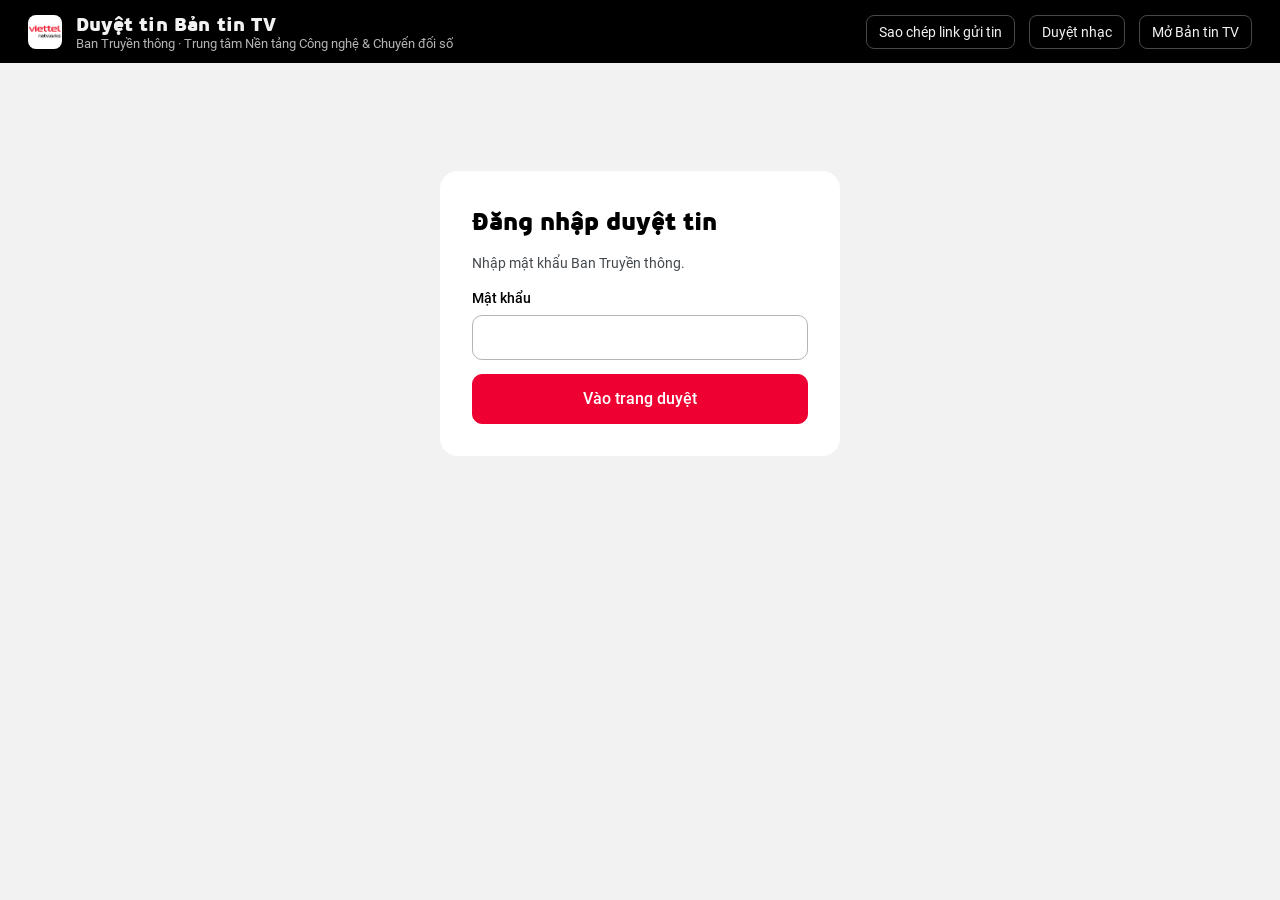
<file: news/duyet.html>
<!DOCTYPE html>
<html lang="vi">
<head>
<meta charset="utf-8">
<meta name="viewport" content="width=device-width, initial-scale=1">
<meta name="robots" content="noindex">
<link rel="icon" type="image/png" href="../img/logo-vtnet.png">
<title>Duyệt tin Bản tin TV</title>
<link rel="stylesheet" href="news.css?v=20261119b">
<!-- Trang Ban Truyền thông duyệt, biên tập tin các phòng gửi. Mật khẩu = ADMIN_KEY trong Apps Script. -->
</head>
<body>
<header class="top">
  <img src="../img/logo-vtnet.png" alt="">
  <div class="ttl"><b>Duyệt tin Bản tin TV</b><span>Ban Truyền thông · Trung tâm Nền tảng Công nghệ &amp; Chuyển đổi số</span></div>
  <span class="sp"></span>
  <span class="demo" id="demo" hidden title="Chưa nối máy chủ: dữ liệu chỉ nằm trong trình duyệt này">Chế độ thử</span>
  <button class="lnk" id="copy" type="button">Sao chép link gửi tin</button>
  <a class="lnk" href="nhac.html">Duyệt nhạc</a>
  <a class="lnk" href="../tv/" target="_blank" rel="noopener">Mở Bản tin TV</a>
  <button class="lnk" id="logout" type="button" hidden>Đăng xuất</button>
</header>

<form class="login" id="login" hidden>
  <h2>Đăng nhập duyệt tin</h2>
  <p>Nhập mật khẩu Ban Truyền thông.</p>
  <label class="f"><span class="fl">Mật khẩu</span><input type="password" id="key" autocomplete="current-password" required></label>
  <p class="errs" id="lerr" role="alert"></p>
  <button class="btn primary lg" type="submit">Vào trang duyệt</button>
</form>

<div class="admin-wrap" id="app" hidden>
  <aside class="inbox">
    <div class="head">
      <div class="stats">
        <div><b id="s-pending">0</b><span>Chờ duyệt</span></div>
        <div class="live"><b id="s-live">0</b><span>Đang lên TV</span></div>
        <div><b id="s-week">0</b><span>Gửi 7 ngày qua</span></div>
      </div>
      <div class="filters" id="filters"></div>
      <input class="search" id="q" type="search" placeholder="Tìm tiêu đề, phòng ban, người gửi, mã tin…">
    </div>
    <ul class="items" id="items"></ul>
  </aside>

  <main class="editor" id="editor">
    <div class="blank" id="blank"><div><b>Chọn một tin để xem</b>Tin mới gửi nằm ở mục Chờ duyệt.</div></div>
    <div id="edit" hidden>
      <div class="ebar">
        <div class="who"><b id="e-title"></b><span id="e-meta"></span></div>
        <span class="chip" id="e-chip"></span>
        <button class="btn ghost" id="b-del" type="button">Xoá</button>
        <button class="btn" id="b-reject" type="button">Từ chối</button>
        <button class="btn" id="b-archive" type="button">Gỡ khỏi TV</button>
        <button class="btn dark" id="b-save" type="button">Lưu</button>
        <button class="btn primary" id="b-approve" type="button">Duyệt &amp; đưa lên TV</button>
      </div>
      <div class="ecols">
        <div id="fields"></div>
        <aside class="side"><div class="sticky">
          <div class="panel">
            <h3><span class="dot"></span>Xem trước trên TV</h3>
            <div class="tvbox"><iframe id="tv" title="Xem trước Bản tin TV"></iframe></div>
            <p class="note">Tin đang mở chiếu đầu tiên, sau đó là các tin đang lên TV. Sửa bên trái, bản xem trước tự cập nhật.</p>
          </div>
          <div class="panel" id="e-extra"></div>
        </div></aside>
      </div>
    </div>
  </main>
</div>

<script src="config.js?v=20261119b"></script>
<script src="shared.js?v=20261119b"></script>
<script src="form.js?v=20261119b"></script>
<script>
(function () {
  'use strict';
  const N = window.VTNews, esc = VTForm.esc, $ = (id) => document.getElementById(id);
  const KEY_SS = 'vtnews-admin';
  let key = '', items = [], cur = null, form = null, filter = 'pending', dirty = false;
  $('demo').hidden = !N.isDemo();

  function toast(msg, bad) {
    const t = document.createElement('div'); t.className = 'toast' + (bad ? ' bad' : ''); t.textContent = msg;
    document.body.appendChild(t); setTimeout(() => t.remove(), bad ? 6000 : 2800);
  }
  const ss = (v) => { try { if (v === undefined) return sessionStorage.getItem(KEY_SS) || ''; if (v) sessionStorage.setItem(KEY_SS, v); else sessionStorage.removeItem(KEY_SS); } catch (e) { return ''; } };

  // ---------- đăng nhập ----------
  function start(k) {
    return N.call('login', { key: k }).then(() => { key = k; ss(k); $('login').hidden = true; $('app').hidden = false; $('logout').hidden = N.isDemo(); return load(); })
      .then(() => { const r = items.filter((x) => '#' + x.id === location.hash)[0]; if (r) { filter = 'all'; open(r); } });   // duyet.html#<mã tin>
  }
  $('login').addEventListener('submit', (e) => {
    e.preventDefault(); $('lerr').textContent = '';
    start($('key').value).catch((err) => { $('lerr').textContent = err.message; });
  });
  $('logout').addEventListener('click', () => { ss(null); location.reload(); });
  $('copy').addEventListener('click', () => {
    const u = new URL('./', location.href).href;
    (navigator.clipboard ? navigator.clipboard.writeText(u) : Promise.reject()).then(() => toast('Đã chép link gửi tin: ' + u), () => prompt('Link gửi tin cho các phòng:', u));
  });

  // ---------- danh sách ----------
  const FILTERS = [['pending', 'Chờ duyệt'], ['live', 'Đang lên TV'], ['scheduled', 'Chờ ngày chiếu'], ['done', 'Đã xử lý'], ['all', 'Tất cả']];
  const inFilter = (r, f) => { const s = N.stateOf(r).key; return f === 'all' || s === f || (f === 'done' && ['rejected', 'archived', 'expired'].indexOf(s) > -1); };
  const fmtTime = (iso) => { const d = new Date(iso); return isNaN(d) ? '' : ('0' + d.getDate()).slice(-2) + '/' + ('0' + (d.getMonth() + 1)).slice(-2) + ' ' + ('0' + d.getHours()).slice(-2) + ':' + ('0' + d.getMinutes()).slice(-2); };
  const titleOf = (r) => r.title || (r.event && r.event.title) || r.ticker || '(Chưa có tiêu đề)';
  const whereText = (r) => [r.where && r.where.story && 'Tiêu điểm', r.where && r.where.agenda && 'Lịch', r.where && r.where.ticker && 'Dòng chạy'].filter(Boolean).join(' · ');

  function load() {
    return N.call('list', { key }).then((j) => { items = j.items || []; renderList(); if (cur) { const r = items.filter((x) => x.id === cur.id)[0]; if (r) open(r, true); } })
      .catch((e) => toast('Không tải được danh sách: ' + e.message, true));
  }
  function renderList() {
    const weekAgo = Date.now() - 7 * 864e5;
    $('s-pending').textContent = items.filter((r) => r.status === 'pending').length;
    $('s-live').textContent = items.filter((r) => N.onAir(r)).length;
    $('s-week').textContent = items.filter((r) => new Date(r.createdAt) > weekAgo).length;
    $('filters').innerHTML = FILTERS.map(([k, t]) => `<button type="button" data-f="${k}" class="${k === filter ? 'on' : ''}">${t}<i>${items.filter((r) => inFilter(r, k)).length}</i></button>`).join('');
    const q = $('q').value.trim().toLowerCase();
    const list = items.filter((r) => inFilter(r, filter) && (!q || [r.id, r.title, r.dept, r.sender, r.ticker, r.event && r.event.title].join(' ').toLowerCase().indexOf(q) > -1));
    $('items').innerHTML = list.length ? list.map((r) => {
      const st = N.stateOf(r), img = r.images && r.images[0] && r.images[0].url;
      return `<li data-id="${esc(r.id)}" class="${cur && cur.id === r.id ? 'on' : ''}">
        <div class="th" ${img ? `style="background-image:url('${esc(img)}')"` : ''}>${img ? '' : esc(whereText(r).split(' · ')[0] || '')}</div>
        <div><div class="tt">${esc(titleOf(r))}</div>
        <div class="mt"><span class="chip ${st.key}">${st.label}</span><span>${esc(N.deptShort(r.dept) || r.dept)} · ${fmtTime(r.createdAt)}</span></div></div></li>`;
    }).join('') : '<li class="empty">Không có tin nào ở mục này.</li>';
  }
  $('filters').addEventListener('click', (e) => { const b = e.target.closest('button'); if (b) { filter = b.dataset.f; renderList(); } });
  $('q').addEventListener('input', renderList);
  $('items').addEventListener('click', (e) => {
    const li = e.target.closest('li[data-id]'); if (!li) return;
    if (dirty && !confirm('Tin đang mở có thay đổi chưa lưu. Bỏ thay đổi?')) return;
    open(items.filter((r) => r.id === li.dataset.id)[0]);
  });

  // ---------- biên tập ----------
  const tv = $('tv');
  function preview(r) {
    N.setPreview(r);
    if (!tv.src) tv.src = '../tv/?preview=1'; else { try { tv.contentWindow.location.reload(); } catch (e) { tv.src = '../tv/?preview=1&t=' + Date.now(); } }
  }
  function open(r, keepScroll) {
    cur = r; dirty = false;
    $('blank').hidden = true; $('edit').hidden = false;
    if (!form) form = VTForm.mount($('fields'), r, { admin: true, onChange: (x) => { dirty = true; head(x); preview(x); } });
    else form.set(r);
    head(r); preview(form.get()); renderList();
    if (!keepScroll) window.scrollTo(0, innerWidth <= 900 ? $('editor').offsetTop - 58 : 0);
  }
  function head(r) {
    const st = N.stateOf(cur);
    $('e-title').textContent = titleOf(r);
    $('e-meta').textContent = `${cur.id} · ${cur.dept || ''} · ${cur.sender || ''}${cur.contact ? ' (' + cur.contact + ')' : ''} · gửi ${fmtTime(cur.createdAt)}`;
    $('e-chip').className = 'chip ' + st.key; $('e-chip').textContent = st.label + (dirty ? ' · chưa lưu' : '');
    $('b-archive').hidden = cur.status !== 'approved';
    $('b-reject').hidden = cur.status === 'rejected';
    $('b-approve').textContent = cur.status === 'approved' ? 'Lưu & cập nhật TV' : 'Duyệt & đưa lên TV';
    $('b-save').hidden = cur.status === 'approved';
    const vids = (cur.videos || []).map((v) => `${esc(v.name)} (${Math.max(1, Math.round(v.size / 1048576))} MB)`).join(', ');
    const vState = !cur.videoLink ? '' : cur.videoFrom === cur.videoLink && vids
      ? `<br>Đã chép về hệ thống: ${vids}. TV tải sẵn rồi chiếu trước ảnh của tin.${cur.videoMsg ? ` <b class="warn">${esc(cur.videoMsg)}.</b>` : ''}`
      : cur.videoFrom === cur.videoLink && cur.videoMsg ? `<br><b class="warn">Chưa lấy được video: ${esc(cur.videoMsg)}.</b>`
      : '<br>Bấm Lưu hoặc Duyệt để hệ thống chép video lên TV (có thể mất vài chục giây).';
    const links = [cur.videoLink && `<li>Video: <a href="${esc(cur.videoLink)}" target="_blank" rel="noopener">${esc(cur.videoLink)}</a>${vState}</li>`,
      cur.message && `<li>Lời nhắn: ${esc(cur.message)}</li>`,
      cur.updatedAt && cur.updatedAt !== cur.createdAt && `<li>Sửa lần cuối ${fmtTime(cur.updatedAt)}</li>`].filter(Boolean);
    $('e-extra').innerHTML = `<h3>Từ đơn vị</h3><ul class="tips">${links.join('') || '<li>Không có lời nhắn hay video kèm theo.</li>'}</ul>`;
  }
  function save(status, label) {
    const errs = status === 'approved' ? form.validate() : [];
    if (errs.length) { toast('Chưa duyệt được: ' + errs.join(' · '), true); return; }
    const p = form.payload();
    if (status) p.record.status = status;
    if (status === 'rejected' && !p.record.note) { toast('Ghi lý do ở ô "Phản hồi cho đơn vị" trước khi từ chối.', true); document.querySelector('[data-k="note"]').focus(); return; }
    const btns = document.querySelectorAll('.ebar .btn'); btns.forEach((b) => (b.disabled = true));
    N.call('save', Object.assign({ key }, p)).then((j) => {
      dirty = false; items = items.map((x) => (x.id === j.record.id ? j.record : x)); cur = j.record;
      form.set(j.record); head(j.record); renderList(); preview(form.get());
      const r = j.record, vNote = r.videoLink && r.videoFrom === r.videoLink ? ((r.videos || []).length ? ' · đã chép ' + r.videos.length + ' video' : ' · chưa lấy được video, xem mục Từ đơn vị') : '';
      toast(label + vNote + (j.mailed ? ' · đã gửi email cho ' + j.mailed : ''), !!vNote && !(r.videos || []).length);
    }).catch((e) => toast('Lỗi: ' + e.message, true)).then(() => btns.forEach((b) => (b.disabled = false)));
  }
  $('b-save').addEventListener('click', () => save('', 'Đã lưu'));
  $('b-approve').addEventListener('click', () => save('approved', cur.status === 'approved' ? 'Đã cập nhật, TV nhận bản mới trong vài phút' : 'Đã duyệt, tin lên TV trong vài phút'));
  $('b-reject').addEventListener('click', () => save('rejected', 'Đã từ chối'));
  $('b-archive').addEventListener('click', () => { if (confirm('Gỡ tin này khỏi TV?')) save('archived', 'Đã gỡ khỏi TV'); });
  $('b-del').addEventListener('click', () => {
    if (!confirm('Xoá hẳn tin ' + cur.id + '? Không khôi phục được.')) return;
    N.call('delete', { key, id: cur.id }).then(() => {
      items = items.filter((x) => x.id !== cur.id); cur = null; dirty = false;
      $('edit').hidden = true; $('blank').hidden = false; renderList(); toast('Đã xoá');
    }).catch((e) => toast('Lỗi: ' + e.message, true));
  });
  window.addEventListener('beforeunload', (e) => { if (dirty) { e.preventDefault(); e.returnValue = ''; } });
  setInterval(() => { if (!dirty && !document.hidden && key) N.call('list', { key }).then((j) => { items = j.items || []; renderList(); }).catch(() => {}); }, 60000);

  // ---------- khởi động ----------
  const saved = N.isDemo() ? 'demo' : ss();
  if (saved) start(saved).catch(() => { ss(null); $('login').hidden = false; });
  else $('login').hidden = false;
})();
</script>
</body>
</html>
</file>
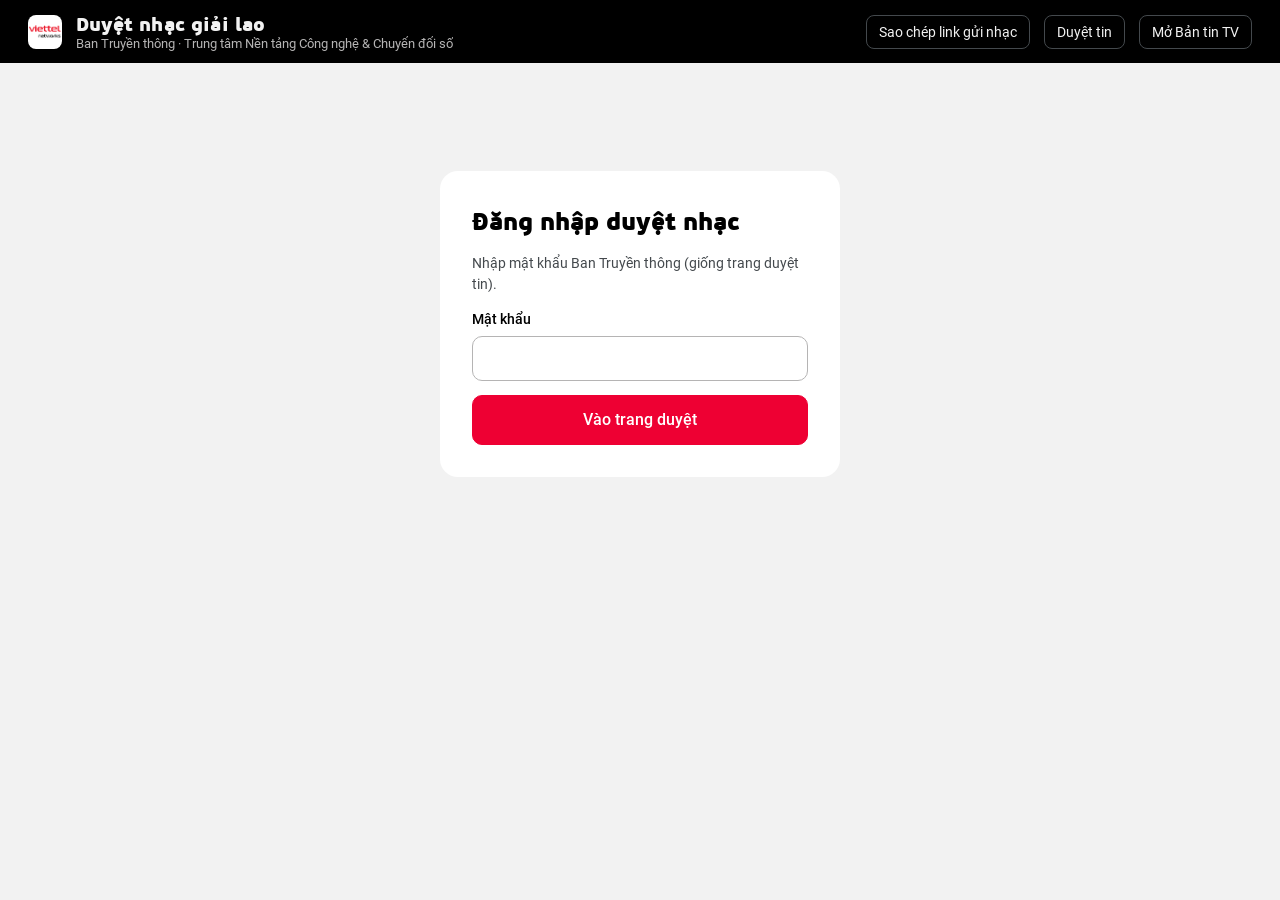
<file: news/nhac.html>
<!DOCTYPE html>
<html lang="vi">
<head>
<meta charset="utf-8">
<meta name="viewport" content="width=device-width, initial-scale=1">
<meta name="robots" content="noindex">
<link rel="icon" type="image/png" href="../img/logo-vtnet.png">
<title>Duyệt nhạc giải lao</title>
<link rel="stylesheet" href="news.css?v=20261119b">
<!-- Ban Truyền thông duyệt nhạc giải lao mọi người gửi (index.html#nhac). Mật khẩu = ADMIN_KEY, dùng chung đăng nhập với duyet.html. -->
</head>
<body>
<header class="top">
  <img src="../img/logo-vtnet.png" alt="">
  <div class="ttl"><b>Duyệt nhạc giải lao</b><span>Ban Truyền thông · Trung tâm Nền tảng Công nghệ &amp; Chuyển đổi số</span></div>
  <span class="sp"></span>
  <button class="lnk" id="copy" type="button">Sao chép link gửi nhạc</button>
  <a class="lnk" href="duyet.html">Duyệt tin</a>
  <a class="lnk" href="../tv/" target="_blank" rel="noopener">Mở Bản tin TV</a>
  <button class="lnk" id="logout" type="button" hidden>Đăng xuất</button>
</header>

<form class="login" id="login" hidden>
  <h2>Đăng nhập duyệt nhạc</h2>
  <p>Nhập mật khẩu Ban Truyền thông (giống trang duyệt tin).</p>
  <label class="f"><span class="fl">Mật khẩu</span><input type="password" id="key" autocomplete="current-password" required></label>
  <p class="errs" id="lerr" role="alert"></p>
  <button class="btn primary lg" type="submit">Vào trang duyệt</button>
</form>

<main class="wrap" id="app" hidden>
  <div class="cols">
    <div>
      <div class="stats" style="margin-bottom:14px">
        <div><b id="s-pending">0</b><span>Chờ duyệt</span></div>
        <div class="live"><b id="s-queue">0</b><span>Trong hàng chờ</span></div>
        <div><b id="s-fb">0</b><span>Nhạc nền</span></div>
      </div>
      <div class="filters" id="filters" style="margin-bottom:12px"></div>
      <input class="search" id="q" type="search" placeholder="Tìm tên bài, ca sĩ, người gửi, phòng, mã bài…" style="margin-bottom:14px">
      <div class="mlist" id="items"></div>
    </div>
    <aside class="side"><div class="sticky">
      <div class="panel"><h3><span class="dot"></span>Danh sách phát buổi tới</h3><div id="plan"></div></div>
      <div class="panel tips-panel"><h3>Cách duyệt</h3><ul class="tips">
        <li><b>Duyệt</b>: bài vào hàng chờ; người gửi nhận email nếu có để lại.</li>
        <li><b>Ghim</b>: bài lên đầu buổi tới.</li>
        <li>Không giới hạn số bài mỗi người, mỗi phòng. Bài đã duyệt chỉ sang buổi sau khi <b>trùng</b> với bài đã xếp trong buổi hoặc buổi <b>hết giờ</b>; thẻ bài ghi rõ lý do.</li>
        <li><b>Nhạc nền</b>: bài dự phòng, lấp chỗ trống khi hàng chờ không đủ 30 phút; không hết lượt, mỗi buổi phát tối đa một lần. Muốn thêm nhạc nền: gửi bài ở tab Gửi nhạc, rồi bấm Nhạc nền + Duyệt ở đây.</li>
        <li>Danh sách tự chốt 5 phút trước giờ phát (khi TV hỏi); bài được chọn chuyển sang <b>Đã phát</b>. Muốn đổi thứ tự phát: kéo thả bài ở khung <b>Danh sách phát buổi tới</b> (bài đang phát, sắp phát thì đứng yên). Bài duyệt sau giờ chốt được nối vào cuối buổi hôm nay nếu còn đủ giờ (phát sớm nhất 2 phút sau khi duyệt).</li>
        <li>Giờ phát và luật xếp hàng: <code>MUSIC</code> trong <code>apps-script/news.gs</code>.</li>
      </ul></div>
    </div></aside>
  </div>
</main>

<script src="config.js?v=20261119b"></script>
<script src="shared.js?v=20261119b"></script>
<script src="music.js?v=20261119b"></script>
<script>
(function () {
  'use strict';
  const N = window.VTNews, V = window.VTMusic, esc = V.esc, $ = (id) => document.getElementById(id);
  const KEY_SS = 'vtnews-admin';
  let key = '', items = [], why = {}, filter = 'pending';   // why: { mã bài: lý do bài đã duyệt chưa vào buổi tới } (máy chủ tính)

  function toast(msg, bad) {
    const t = document.createElement('div'); t.className = 'toast' + (bad ? ' bad' : ''); t.textContent = msg;
    document.body.appendChild(t); setTimeout(() => t.remove(), bad ? 6000 : 2800);
  }
  const ss = (v) => { try { if (v === undefined) return sessionStorage.getItem(KEY_SS) || ''; if (v) sessionStorage.setItem(KEY_SS, v); else sessionStorage.removeItem(KEY_SS); } catch (e) { return ''; } };

  function start(k) {
    return N.call('login', { key: k }).then(() => { key = k; ss(k); $('login').hidden = true; $('app').hidden = false; $('logout').hidden = false; return load(); })
      .then(() => { if (location.hash.length > 1 && items.some((x) => '#' + x.id === location.hash)) { filter = 'all'; $('q').value = location.hash.slice(1); render(); } });
  }
  $('login').addEventListener('submit', (e) => {
    e.preventDefault(); $('lerr').textContent = '';
    start($('key').value).catch((err) => { $('lerr').textContent = err.message; });
  });
  $('logout').addEventListener('click', () => { ss(null); location.reload(); });
  $('copy').addEventListener('click', () => {
    const u = new URL('./#nhac', location.href).href;
    (navigator.clipboard ? navigator.clipboard.writeText(u) : Promise.reject()).then(() => toast('Đã chép link gửi nhạc: ' + u), () => prompt('Link gửi nhạc:', u));
  });

  // ---------- danh sách ----------
  const STATE = {
    pending: ['pending', 'Chờ duyệt'], approved: ['live', 'Trong hàng chờ'], fallback: ['scheduled', 'Nhạc nền'],
    played: ['archived', 'Đã phát'], rejected: ['rejected', 'Từ chối'], expired: ['expired', 'Hết hạn']
  };
  const stateOf = (r) => (r.status === 'approved' && r.fallback ? 'fallback' : r.status);
  const FILTERS = [['pending', 'Chờ duyệt'], ['approved', 'Trong hàng chờ'], ['fallback', 'Nhạc nền'], ['played', 'Đã phát'], ['done', 'Từ chối, hết hạn'], ['all', 'Tất cả']];
  const inFilter = (r, f) => { const s = stateOf(r); return f === 'all' || s === f || (f === 'done' && (s === 'rejected' || s === 'expired')); };
  const fmtTime = (iso) => { const d = new Date(iso); return isNaN(d) ? '' : ('0' + d.getDate()).slice(-2) + '/' + ('0' + (d.getMonth() + 1)).slice(-2) + ' ' + ('0' + d.getHours()).slice(-2) + ':' + ('0' + d.getMinutes()).slice(-2); };
  // Máy chủ chỉ phát một bản của mỗi bài trong một buổi (cùng tên, và cùng ca sĩ hoặc một bản để trống ca sĩ; xem plan_ trong news.gs):
  // nhắc người duyệt khi bài trùng với một bài khác đang chờ duyệt hoặc trong hàng chờ. Bài đã phát buổi trước thì phát lại tự do.
  const norm = (x) => String(x || '').toLowerCase().normalize('NFD').replace(/[\u0300-\u036f]/g, '').replace(/đ/g, 'd').replace(/[^a-z0-9]+/g, '');
  function repeatOf(r) {
    const t = norm(r.title), a = norm(r.artist);
    return items.filter((x) => x.id !== r.id && (x.status === 'pending' || x.status === 'approved') && !x.fallback && norm(x.title) === t && (norm(x.artist) === a || !norm(x.artist) || !a))[0];
  }
  const fileUrl = (r) => (r.file && r.file.id ? 'https://drive.google.com/uc?export=download&id=' + r.file.id : '');

  // ---------- danh sách phát: kéo thả hoặc ▲▼ để đổi thứ tự (máy chủ: music_order) ----------
  let plan = null, dragId = '';
  function drawPlan(p) { if (dragId) return; plan = p; $('plan').innerHTML = V.queueHTML(p, true); }
  const rows = () => Array.prototype.slice.call($('plan').querySelectorAll('.queue li'));
  function saveOrder(ids) {
    const ol = $('plan').querySelector('.queue'); if (ol) ol.classList.add('saving');
    N.call('music_order', { key, day: plan.day, ids }).then((p) => { drawPlan(p); toast('Đã đổi thứ tự phát'); },
      (e) => { toast('Chưa đổi được thứ tự: ' + e.message, true); N.call('music').then(drawPlan, () => {}); });
  }
  function moveTo(id, target, after) {              // đưa bài id tới trước/sau bài target; chỉ trong nhóm bài còn đổi chỗ được
    const ids = rows().map((li) => li.dataset.id), from = ids.indexOf(id);
    if (from < 0 || id === target) return;
    ids.splice(from, 1);
    let to = ids.indexOf(target); if (to < 0) return;
    ids.splice(after ? to + 1 : to, 0, id);
    saveOrder(ids);
  }
  $('plan').addEventListener('click', (e) => {
    const b = e.target.closest('[data-mv]'); if (!b) return;
    const li = b.closest('li'), mv = rows().filter((x) => x.classList.contains('mv')), k = mv.indexOf(li), other = mv[k + +b.dataset.mv];
    if (other) moveTo(li.dataset.id, other.dataset.id, +b.dataset.mv > 0);
  });
  const clearOver = () => rows().forEach((x) => x.classList.remove('over-top', 'over-bot'));
  $('plan').addEventListener('dragstart', (e) => {
    const li = e.target.closest && e.target.closest('li.mv'); if (!li) return;
    dragId = li.dataset.id; li.classList.add('dragging');
    try { e.dataTransfer.effectAllowed = 'move'; e.dataTransfer.setData('text/plain', dragId); } catch (x) {}
  });
  $('plan').addEventListener('dragover', (e) => {
    const li = e.target.closest && e.target.closest('li.mv'); if (!dragId || !li) return;
    e.preventDefault(); clearOver();
    if (li.dataset.id === dragId) return;
    const r = li.getBoundingClientRect();
    li.classList.add(e.clientY > r.top + r.height / 2 ? 'over-bot' : 'over-top');
  });
  $('plan').addEventListener('drop', (e) => {
    const li = e.target.closest && e.target.closest('li.mv'); if (!dragId || !li) return;
    e.preventDefault();
    const id = dragId, after = li.classList.contains('over-bot'); dragId = ''; clearOver();
    moveTo(id, li.dataset.id, after);
  });
  $('plan').addEventListener('dragend', () => { dragId = ''; clearOver(); rows().forEach((x) => x.classList.remove('dragging')); });

  function load() {
    return Promise.all([
      N.call('music_list', { key }).then((j) => { items = j.items || []; why = j.why || {}; render(); }),
      N.call('music').then(drawPlan, () => { $('plan').innerHTML = '<p class="q-empty">Chưa tải được danh sách phát.</p>'; })
    ]).catch((e) => toast('Không tải được danh sách: ' + e.message, true));
  }
  function render() {
    $('s-pending').textContent = items.filter((r) => r.status === 'pending').length;
    $('s-queue').textContent = items.filter((r) => stateOf(r) === 'approved').length;
    $('s-fb').textContent = items.filter((r) => stateOf(r) === 'fallback').length;
    $('filters').innerHTML = FILTERS.map(([k, t]) => `<button type="button" data-f="${k}" class="${k === filter ? 'on' : ''}">${t}<i>${items.filter((r) => inFilter(r, k)).length}</i></button>`).join('');
    const q = $('q').value.trim().toLowerCase();
    const list = items.filter((r) => inFilter(r, filter) && (!q || [r.id, r.title, r.artist, r.dept, r.sender, r.message].join(' ').toLowerCase().indexOf(q) > -1));
    $('items').innerHTML = list.length ? list.map(card).join('') : '<p class="q-empty">Không có bài nào ở mục này.</p>';
  }
  function card(r) {
    const s = stateOf(r), st = STATE[s] || STATE.pending, url = fileUrl(r);
    return `<article class="card mcard" data-id="${esc(r.id)}">
      <div class="m-top"><span class="chip ${st[0]}">${st[1]}</span>${r.pin ? '<span class="chip live">Ghim</span>' : ''}
        <span class="m-meta">${esc(r.id)} · gửi ${fmtTime(r.createdAt)}${r.playedOn ? ' · phát ' + esc(r.playedOn.split('-').reverse().join('/')) : ''} · ${V.mmss(r.duration)}</span></div>
      <div class="grid">
        <label class="f"><span class="fl">Tên bài</span><input data-k="title" maxlength="80" value="${esc(r.title)}"></label>
        <label class="f"><span class="fl">Ca sĩ</span><input data-k="artist" maxlength="60" value="${esc(r.artist)}"></label>
        <label class="f wide"><span class="fl">Lời nhắn trên TV</span><input data-k="message" maxlength="90" value="${esc(r.message)}"></label>
      </div>
      ${r.status === 'approved' && !r.fallback && why[r.id] ? `<p class="warn">Chờ buổi sau: ${esc(why[r.id])}.${/giờ/.test(why[r.id]) ? ' Muốn phát buổi tới: tích <b>Ghim lên đầu</b> rồi bấm Lưu.' : ''}</p>` : ''}
      ${(() => { const d = (r.status === 'pending' || r.status === 'approved') && !r.fallback && repeatOf(r); return d ? `<p class="warn">Trùng bài với ${esc(d.id)} (${esc(d.sender)} · ${esc(N.deptShort(d.dept))}): mỗi buổi chỉ phát một bản, bản còn lại chuyển sang buổi sau.</p>` : ''; })()}
      <p class="m-who"><b>${esc(r.sender)}</b> · ${esc(r.dept)}${r.contact ? ' · ' + esc(r.contact) : ''}</p>
      ${url ? `<div class="m-play"><button type="button" class="btn" data-a="listen">▶ Nghe thử</button><a href="${url}" target="_blank" rel="noopener">Mở file trên Drive</a></div>` : '<p class="m-who">File đã được dọn khỏi Drive.</p>'}
      <label class="f"><span class="fl">Phản hồi cho người gửi</span><input data-k="note" maxlength="500" value="${esc(r.note)}" placeholder="Bắt buộc khi từ chối; gửi kèm email kết quả"></label>
      <div class="m-act">
        <button type="button" class="btn ghost" data-a="delete">Xoá</button>
        <span class="sp"></span>
        <label class="opt sm"><input type="checkbox" data-k="pin" ${r.pin ? 'checked' : ''}><span>Ghim lên đầu</span></label>
        <label class="opt sm"><input type="checkbox" data-k="fallback" ${r.fallback ? 'checked' : ''}><span>Nhạc nền</span></label>
        ${r.status !== 'rejected' ? '<button type="button" class="btn" data-a="rejected">Từ chối</button>' : ''}
        <button type="button" class="btn dark" data-a="save">Lưu</button>
        ${r.status !== 'approved' ? '<button type="button" class="btn primary" data-a="approved">Duyệt</button>' : ''}
      </div>
    </article>`;
  }
  $('filters').addEventListener('click', (e) => { const b = e.target.closest('button'); if (b) { filter = b.dataset.f; render(); } });
  $('q').addEventListener('input', render);

  $('items').addEventListener('click', (e) => {
    const b = e.target.closest('[data-a]'), el = e.target.closest('.mcard'); if (!b || !el) return;
    const r = items.filter((x) => x.id === el.dataset.id)[0]; if (!r) return;
    const a = b.dataset.a;
    if (a === 'listen') {                         // qua Apps Script: Drive chặn phát thẳng từ trang ngoài
      b.disabled = true; b.textContent = 'Đang tải bài…';
      N.audio(r.id).then((u) => { const au = document.createElement('audio'); au.controls = true; au.autoplay = true; au.src = u; b.replaceWith(au); },
        (e) => { b.disabled = false; b.textContent = '▶ Nghe thử'; alert('Không tải được bài: ' + e.message); });
      return;
    }
    if (a === 'delete') {
      if (!confirm('Xoá hẳn bài "' + r.title + '" và file nhạc? Không khôi phục được.')) return;
      N.call('music_delete', { key, id: r.id }).then(() => { items = items.filter((x) => x.id !== r.id); render(); toast('Đã xoá'); load(); }).catch((x) => toast('Lỗi: ' + x.message, true));
      return;
    }
    const rec = Object.assign({}, r);
    el.querySelectorAll('[data-k]').forEach((i) => { rec[i.dataset.k] = i.type === 'checkbox' ? i.checked : i.value.trim(); });
    if (a === 'rejected' && !rec.note) { toast('Ghi lý do ở ô "Phản hồi cho người gửi" trước khi từ chối.', true); el.querySelector('[data-k="note"]').focus(); return; }
    if (a === 'approved' || a === 'rejected') rec.status = a;
    el.querySelectorAll('.btn').forEach((x) => (x.disabled = true));
    N.call('music_save', { key, record: rec }).then((j) => {
      items = items.map((x) => (x.id === j.record.id ? j.record : x)); render();
      toast({ approved: 'Đã duyệt, bài vào hàng chờ', rejected: 'Đã từ chối', save: 'Đã lưu' }[a] + (j.mailed ? ' · đã gửi email cho ' + j.mailed : ''));
      load();                                      // danh sách phát và lý do chờ (why) đổi theo sau mỗi lần duyệt, ghim
    }).catch((x) => { toast('Lỗi: ' + x.message, true); el.querySelectorAll('.btn').forEach((y) => (y.disabled = false)); });
  });
  setInterval(() => { if (!document.hidden && key && !document.activeElement.closest('.mcard')) load(); }, 60000);

  if (N.isDemo()) { document.body.insertAdjacentHTML('beforeend', '<p class="login">Nhạc giải lao cần nối máy chủ: điền API_URL trong news/config.js.</p>'); return; }
  const saved = ss();
  if (saved) start(saved).catch(() => { ss(null); $('login').hidden = false; });
  else $('login').hidden = false;
})();
</script>
</body>
</html>
</file>
<file: news/news.css>
/* Trang gửi tin và trang duyệt tin. Chỉ 5 màu Viettel và tint. */
@font-face { font-family: "FS PF BeauSans Pro"; font-weight: 700; font-display: swap; src: url("../fonts/FSPFBeauSansPro-Bold.otf") format("opentype"); }
@font-face { font-family: "FS PF BeauSans Pro"; font-weight: 800; font-display: swap; src: url("../fonts/FSPFBeauSansPro-Black.ttf") format("truetype"); }
@font-face { font-family: "Roboto"; font-weight: 400; font-display: swap; src: url("../fonts/Roboto-Regular.ttf") format("truetype"); }
@font-face { font-family: "Roboto"; font-weight: 500; font-display: swap; src: url("../fonts/Roboto-Medium.ttf") format("truetype"); }
@font-face { font-family: "Roboto"; font-weight: 700; font-display: swap; src: url("../fonts/Roboto-Bold.ttf") format("truetype"); }

:root {
  --red: #EE0033; --red-d: #C4002A; --red-t: #FDE6EB; --red-tt: #FFF5F7;
  --ink: #000000; --ink-2: #44494D; --ink-3: #7C8085; --line: #E1E1E1; --line-2: #B5B4B4;
  --bg: #F2F2F2; --card: #FFFFFF;
  --display: "FS PF BeauSans Pro", "Roboto", "Segoe UI", Helvetica, Arial, sans-serif;
  --body: "Roboto", "Segoe UI", Helvetica, Arial, sans-serif;
  --r: 14px;
  color-scheme: light;
}
* { box-sizing: border-box; }
html { -webkit-text-size-adjust: 100%; }
body { margin: 0; background: var(--bg); color: var(--ink); font: 15px/1.5 var(--body); -webkit-font-smoothing: antialiased; }
button, input, select, textarea { font: inherit; color: inherit; }
[hidden] { display: none !important; }
a { color: var(--red-d); }

/* thanh trên cùng */
.top { position: sticky; top: 0; z-index: 20; display: flex; align-items: center; gap: 14px; padding: 12px 28px; background: #000; color: #F2F2F2; }
.top img { width: 34px; height: 34px; border-radius: 8px; background: #fff; object-fit: contain; }
.top .ttl { display: flex; flex-direction: column; line-height: 1.25; min-width: 0; }
.top .ttl b { font-family: var(--display); font-weight: 800; font-size: 19px; letter-spacing: .01em; }
.top .ttl span { font-size: 12.5px; color: #B5B4B4; white-space: nowrap; overflow: hidden; text-overflow: ellipsis; }
.top .sp { flex: 1; }
.top .demo { padding: 4px 10px; border-radius: 999px; background: var(--red); color: #fff; font-size: 12px; font-weight: 700; letter-spacing: .04em; text-transform: uppercase; white-space: nowrap; }
.top a.lnk, .top button.lnk { color: #F2F2F2; background: none; border: 1px solid #44494D; border-radius: 8px; padding: 6px 12px; font-size: 13.5px; text-decoration: none; cursor: pointer; white-space: nowrap; }
.top .lnk:hover { border-color: #B5B4B4; }

.wrap { max-width: 1320px; margin: 0 auto; padding: 28px 28px 80px; }

/* giới thiệu 3 bước */
.hero { display: grid; grid-template-columns: minmax(0, 1fr) auto; gap: 24px; align-items: end; margin-bottom: 22px; }
.hero h1 { margin: 0 0 6px; font-family: var(--display); font-weight: 800; font-size: 30px; line-height: 1.15; }
.hero h1 span { color: var(--red); }
.hero p { margin: 0; color: var(--ink-2); max-width: 640px; }
.steps { display: flex; gap: 6px; margin: 0; padding: 0; list-style: none; counter-reset: st; }
.steps li { counter-increment: st; display: flex; align-items: center; gap: 8px; padding: 8px 14px 8px 8px; background: var(--card); border-radius: 999px; font-size: 13.5px; color: var(--ink-2); white-space: nowrap; }
.steps li::before { content: counter(st); display: grid; place-items: center; width: 24px; height: 24px; border-radius: 50%; background: var(--ink); color: #fff; font-weight: 700; font-size: 12.5px; }
.steps li.on::before { background: var(--red); }

.cols { display: grid; grid-template-columns: minmax(0, 1fr) 500px; gap: 24px; align-items: start; }

/* ---------- khung nhập ---------- */
.vtform { counter-reset: sec; display: grid; gap: 16px; }
.card { background: var(--card); border-radius: var(--r); padding: 22px 24px 24px; box-shadow: 0 1px 2px rgba(0,0,0,.04); }
.card h2 { counter-increment: sec; display: flex; align-items: center; gap: 12px; margin: 0 0 16px; font-family: var(--display); font-weight: 700; font-size: 19px; }
.card h2::before { content: counter(sec); display: grid; place-items: center; width: 28px; height: 28px; border-radius: 8px; background: var(--red); color: #fff; font-size: 15px; }
.card.admin { border: 1.5px dashed var(--line-2); }
.card.admin h2::before { background: var(--ink); }
.card .lead { margin: -8px 0 14px; color: var(--ink-2); font-size: 14px; }
.grid { display: grid; grid-template-columns: repeat(2, minmax(0, 1fr)); gap: 14px 16px; }
.f { display: flex; flex-direction: column; gap: 6px; min-width: 0; }
.f.wide { grid-column: 1 / -1; }
.fl { display: flex; align-items: baseline; gap: 4px; font-weight: 500; font-size: 14px; color: var(--ink); }
.fl em { color: var(--red); font-style: normal; }
.fl .cnt { margin-left: auto; font-style: normal; font-weight: 400; font-size: 12.5px; color: var(--ink-3); font-variant-numeric: tabular-nums; }
.fl .cnt.hi { color: var(--red-d); }
.f input, .f select, .f textarea { width: 100%; padding: 10px 12px; border: 1px solid var(--line-2); border-radius: 10px; background: #fff; outline: none; transition: border-color .15s, box-shadow .15s; }
.f textarea { resize: vertical; min-height: 44px; }
.f input:focus, .f select:focus, .f textarea:focus { border-color: var(--ink); box-shadow: 0 0 0 3px rgba(0,0,0,.08); }
.f .hint { color: var(--ink-3); font-size: 12.5px; line-height: 1.4; }
.warn:empty { display: none; }
.warn { color: var(--red-d); font-size: 12.5px; }
.f.err input, .f.err select, .f.err textarea, .f.err .drop { border-color: var(--red); box-shadow: 0 0 0 3px var(--red-t); }
.f.check, .opt { flex-direction: row; align-items: flex-start; gap: 12px; cursor: pointer; }
.f.check input, .opt input { width: 20px; height: 20px; margin: 2px 0 0; accent-color: var(--red); flex: none; }
.f.check span, .opt span { display: flex; flex-direction: column; }
.f.check small, .opt small { color: var(--ink-3); font-size: 13px; line-height: 1.4; }

/* chọn vị trí trên TV */
.where { display: grid; grid-template-columns: 220px minmax(0, 1fr); gap: 18px; align-items: start; }
.tvmap { width: 100%; height: auto; display: block; }
.tvmap .z-bg { fill: #17161b; }
.tvmap .z-dim { fill: #44494D; }
.tvmap .z { fill: #2e2d33; stroke: #44494D; stroke-width: .6; transition: fill .2s; }
.tvmap .z.on { fill: var(--red); stroke: var(--red); }
.tvmap .z-big { fill: #26252b; stroke-dasharray: 2 1.5; }
.tvmap .z-t { fill: #7C8085; font: 700 7px var(--body); text-anchor: middle; }
.tvmap [data-z-t] { font-size: 5.6px; }
.tvmap .z-t.on { fill: #fff; }
.opts { display: grid; gap: 8px; }
.opt { display: flex; padding: 10px 12px; border: 1px solid var(--line); border-radius: 10px; transition: border-color .15s, background .15s; }
.opt:hover { border-color: var(--line-2); }
.opt:has(input:checked) { border-color: var(--red); background: var(--red-tt); }
.opt.err { border-color: var(--red); }

/* ảnh */
.drop { display: grid; justify-items: center; gap: 4px; padding: 22px 16px; border: 1.5px dashed var(--line-2); border-radius: 12px; text-align: center; color: var(--ink-2); cursor: pointer; transition: border-color .15s, background .15s; outline: none; }
.drop svg { width: 30px; height: 30px; color: var(--ink-3); }
.drop u { color: var(--red-d); }
.drop small { color: var(--ink-3); font-size: 12.5px; }
.drop:hover, .drop:focus-visible, .drop.over { border-color: var(--red); background: var(--red-tt); }
.drop.busy { opacity: .6; pointer-events: none; }
.drop.full { display: none; }
.thumbs { list-style: none; margin: 4px 0 0; padding: 0; display: grid; grid-template-columns: repeat(auto-fill, minmax(150px, 1fr)); gap: 10px; }
.thumbs:empty { display: none; }
.thumbs li { position: relative; border-radius: 10px; overflow: hidden; background: #000; }
.thumbs img { display: block; width: 100%; aspect-ratio: 1232 / 638; object-fit: contain; }
.thumbs .n { position: absolute; left: 6px; top: 6px; min-width: 22px; height: 22px; padding: 0 6px; display: grid; place-items: center; border-radius: 6px; background: var(--red); color: #fff; font-weight: 700; font-size: 12px; }
.thumbs .tb { position: absolute; right: 6px; top: 6px; display: flex; gap: 4px; }
.thumbs .tb button { width: 26px; height: 26px; border: 0; border-radius: 6px; background: rgba(0,0,0,.65); color: #fff; font-size: 16px; line-height: 1; cursor: pointer; }
.thumbs .tb button:hover:not(:disabled) { background: var(--red); }
.thumbs .tb button:disabled { opacity: .35; cursor: default; }
.thumbs li small { display: block; padding: 5px 8px; background: #44494D; color: #F2F2F2; font-size: 11.5px; line-height: 1.3; }

/* nút */
/* khung cắt ảnh theo khung TV */
.cropper { position: fixed; inset: 0; z-index: 50; display: grid; place-items: center; padding: 16px; background: rgba(0,0,0,.72); }
.cr-card { width: min(920px, 100%); max-height: 100%; overflow: auto; padding: 20px 22px; border-radius: var(--r); background: var(--card); }
.cr-card h3 { margin: 0 0 2px; font-family: var(--display); font-size: 19px; }
.cr-card p { margin: 0 0 14px; color: var(--ink-2); font-size: 14px; }
.cr-stage { position: relative; aspect-ratio: 1232 / 638; overflow: hidden; border-radius: 10px; background: #000; cursor: grab; touch-action: none; user-select: none; }
.cr-stage.drag { cursor: grabbing; }
.cr-stage img { position: absolute; left: 0; top: 0; max-width: none; pointer-events: none; }
.cr-zoom { display: flex; align-items: center; gap: 12px; margin: 14px 0 4px; font-size: 13px; color: var(--ink-3); }
.cr-zoom input { flex: 1; accent-color: var(--red); }
.cr-act { display: flex; gap: 8px; margin-top: 12px; }
.cr-act span { flex: 1; }
.btn { display: inline-flex; align-items: center; justify-content: center; gap: 8px; min-height: 42px; padding: 0 18px; border: 1px solid var(--line-2); border-radius: 10px; background: #fff; font-weight: 500; cursor: pointer; white-space: nowrap; transition: background .15s, border-color .15s; }
.btn:hover { border-color: var(--ink); }
.btn.primary { background: var(--red); border-color: var(--red); color: #fff; }
.btn.primary:hover { background: var(--red-d); border-color: var(--red-d); }
.btn.dark { background: var(--ink); border-color: var(--ink); color: #fff; }
.btn.ghost { border-color: transparent; background: none; color: var(--ink-2); }
.btn.ghost:hover { color: var(--red-d); }
.btn:disabled { opacity: .5; cursor: progress; }
.btn.lg { min-height: 50px; padding: 0 28px; font-size: 16px; }

/* cột phải: xem trước */
.side .sticky { position: sticky; top: 82px; display: grid; gap: 14px; }
.panel { background: var(--card); border-radius: var(--r); padding: 18px; }
.panel h3 { margin: 0 0 10px; display: flex; align-items: center; gap: 8px; font-family: var(--display); font-weight: 700; font-size: 16px; }
.panel h3 .dot { width: 8px; height: 8px; border-radius: 50%; background: var(--red); box-shadow: 0 0 0 4px var(--red-t); }
.tvbox { position: relative; aspect-ratio: 16 / 9; border-radius: 10px; overflow: hidden; background: #000; }
.tvbox iframe { position: absolute; inset: 0; width: 100%; height: 100%; border: 0; }
.panel .note { margin: 10px 0 0; color: var(--ink-3); font-size: 12.5px; }
.tips { margin: 0; padding-left: 18px; color: var(--ink-2); font-size: 13.5px; }
.tips li + li { margin-top: 6px; }
.tips b { color: var(--ink); }

.actions { display: flex; align-items: center; gap: 16px; justify-content: flex-end; margin-top: 18px; }
.errs { margin: 0 auto 0 0; color: var(--red-d); font-size: 13.5px; }
.errs:empty { display: none; }

/* đã gửi */
.done { max-width: 560px; margin: 60px auto; padding: 36px; background: var(--card); border-radius: 18px; text-align: center; }
.done .ok { width: 64px; height: 64px; margin: 0 auto 16px; display: grid; place-items: center; border-radius: 50%; background: var(--red); color: #fff; }
.done h2 { margin: 0 0 8px; font-family: var(--display); font-weight: 800; font-size: 26px; }
.done p { margin: 0 0 6px; color: var(--ink-2); }
.done .code { display: inline-block; margin: 10px 0 22px; padding: 8px 16px; border-radius: 10px; background: var(--bg); font: 700 20px/1 var(--body); letter-spacing: .08em; }

.toast { position: fixed; left: 50%; bottom: 24px; z-index: 50; transform: translateX(-50%); padding: 12px 18px; border-radius: 10px; background: #000; color: #fff; font-size: 14px; box-shadow: 0 10px 30px rgba(0,0,0,.25); }
.toast.bad { background: var(--red-d); }

/* ---------- trang duyệt ---------- */
.admin-wrap { display: grid; grid-template-columns: 360px minmax(0, 1fr); min-height: calc(100vh - 58px); }
.inbox { border-right: 1px solid var(--line); background: var(--card); display: flex; flex-direction: column; height: calc(100vh - 58px); position: sticky; top: 58px; }
.inbox .head { padding: 16px 16px 10px; border-bottom: 1px solid var(--line); display: grid; gap: 10px; }
.stats { display: grid; grid-template-columns: repeat(3, 1fr); gap: 8px; }
.stats div { padding: 8px 10px; border-radius: 10px; background: var(--bg); }
.stats b { display: block; font-family: var(--display); font-weight: 800; font-size: 22px; line-height: 1.1; }
.stats span { font-size: 12px; color: var(--ink-2); }
.stats .live b { color: var(--red); }
.filters { display: flex; flex-wrap: wrap; gap: 6px; }
.filters button { padding: 5px 11px; border: 1px solid var(--line); border-radius: 999px; background: #fff; font-size: 13px; color: var(--ink-2); cursor: pointer; }
.filters button.on { background: var(--ink); border-color: var(--ink); color: #fff; }
.filters button i { font-style: normal; opacity: .65; margin-left: 3px; }
.search { width: 100%; padding: 8px 12px; border: 1px solid var(--line-2); border-radius: 10px; outline: none; }
.search:focus { border-color: var(--ink); }
.items { list-style: none; margin: 0; padding: 6px; overflow: auto; flex: 1; }
.items li { display: grid; grid-template-columns: 64px minmax(0, 1fr); gap: 10px; padding: 10px; border-radius: 10px; cursor: pointer; }
.items li:hover { background: var(--bg); }
.items li.on { background: var(--red-tt); box-shadow: inset 3px 0 0 var(--red); }
.items .th { width: 64px; height: 36px; border-radius: 6px; background: #17161b center / cover no-repeat; display: grid; place-items: center; color: #7C8085; font-size: 10px; }
.items .tt { font-weight: 500; font-size: 14px; line-height: 1.3; display: -webkit-box; -webkit-line-clamp: 2; -webkit-box-orient: vertical; overflow: hidden; }
.items .mt { display: flex; align-items: center; gap: 6px; margin-top: 4px; font-size: 12px; color: var(--ink-3); white-space: nowrap; overflow: hidden; }
.items .empty { display: block; padding: 30px 16px; text-align: center; color: var(--ink-3); cursor: default; }
.items .empty:hover { background: none; }
.chip { display: inline-block; padding: 2px 8px; border-radius: 999px; font-size: 11.5px; font-weight: 700; white-space: nowrap; background: var(--bg); color: var(--ink-2); }
.chip.pending { background: #000; color: #fff; }
.chip.live { background: var(--red); color: #fff; }
.chip.scheduled { background: var(--red-t); color: var(--red-d); }
.chip.rejected, .chip.archived, .chip.expired { background: var(--bg); color: var(--ink-3); }

.editor { padding: 0 28px 60px; min-width: 0; }
.ebar { position: sticky; top: 58px; z-index: 10; display: flex; align-items: center; gap: 10px; flex-wrap: wrap; margin: 0 -28px 20px; padding: 14px 28px; background: rgba(242,242,242,.94); backdrop-filter: blur(10px); border-bottom: 1px solid var(--line); }
.ebar .who { margin-right: auto; min-width: 0; }
.ebar .who b { display: block; font-family: var(--display); font-weight: 700; font-size: 17px; white-space: nowrap; overflow: hidden; text-overflow: ellipsis; max-width: 520px; }
.ebar .who span { font-size: 12.5px; color: var(--ink-3); }
.ecols { display: grid; grid-template-columns: minmax(0, 1fr) 460px; gap: 22px; align-items: start; }
.blank { display: grid; place-items: center; min-height: 60vh; color: var(--ink-3); text-align: center; }
.blank b { display: block; font-family: var(--display); font-size: 20px; color: var(--ink-2); margin-bottom: 4px; }

.login { max-width: 400px; margin: 12vh auto; padding: 32px; background: var(--card); border-radius: 18px; display: grid; gap: 14px; }
.login h2 { margin: 0; font-family: var(--display); font-weight: 800; font-size: 24px; }
.login p { margin: 0; color: var(--ink-2); font-size: 14px; }

/* hai tab đầu trang gửi: Đăng tin tức | Gửi nhạc theo yêu cầu */
.modes { background: var(--card); border-bottom: 1px solid var(--line); }
.modes-in { max-width: 1320px; margin: 0 auto; padding: 0 28px; display: flex; gap: 8px; }
.modes button { position: relative; display: flex; align-items: center; gap: 12px; padding: 14px 22px 14px 14px; border: 0; background: none; text-align: left; cursor: pointer; color: var(--ink-2); border-radius: 12px 12px 0 0; transition: background .15s, color .15s; }
.modes button:hover { background: var(--red-tt); }
.modes button svg { flex: none; width: 40px; height: 40px; padding: 9px; border-radius: 10px; background: var(--bg); color: var(--ink-2); transition: background .15s, color .15s; }
.modes button span { display: flex; flex-direction: column; line-height: 1.3; }
.modes button b { font-family: var(--display); font-weight: 700; font-size: 17px; color: var(--ink); }
.modes button small { font-size: 12.5px; color: var(--ink-3); }
.modes button[aria-selected="true"] { color: var(--ink); }
.modes button[aria-selected="true"] svg { background: var(--red); color: #fff; }
.modes button[aria-selected="true"]::after { content: ""; position: absolute; left: 14px; right: 14px; bottom: -1px; height: 3px; border-radius: 3px 3px 0 0; background: var(--red); }

/* nhạc: bài đã chọn */
.song { display: flex; align-items: center; gap: 14px; padding: 12px 14px; border: 1px solid var(--line); border-radius: 12px; background: var(--red-tt); }
.song .s-ic { flex: none; width: 44px; height: 44px; border-radius: 10px; background: var(--red); display: flex; align-items: flex-end; justify-content: center; gap: 3px; padding: 11px 0; }
.song .s-ic span { width: 4px; height: 40%; border-radius: 2px; background: #fff; animation: eq 1s ease-in-out infinite alternate; }
.song .s-ic span:nth-child(2) { animation-delay: -.4s; } .song .s-ic span:nth-child(3) { animation-delay: -.7s; }
@keyframes eq { from { height: 25%; } to { height: 100%; } }
.song .s-info { flex: 1; min-width: 0; display: flex; flex-direction: column; gap: 4px; }
.song .s-info b { font-weight: 500; white-space: nowrap; overflow: hidden; text-overflow: ellipsis; }
.song .s-info small { color: var(--ink-3); font-size: 12.5px; }
.song audio { width: 100%; height: 34px; }

/* nhạc: hàng chờ */
.q-head { display: flex; align-items: center; justify-content: space-between; gap: 8px; margin-bottom: 8px; font-size: 14px; }
.queue { list-style: none; margin: 0; padding: 0; }
.queue li { display: grid; grid-template-columns: 46px minmax(0, 1fr) auto; gap: 10px; align-items: baseline; padding: 9px 0; border-top: 1px solid var(--line); }
.queue time { font-weight: 700; font-size: 13px; color: var(--red-d); font-variant-numeric: tabular-nums; }
.queue b { display: block; font-weight: 500; font-size: 14px; line-height: 1.3; }
.queue b span { font-weight: 400; color: var(--ink-2); }
.queue small { display: block; color: var(--ink-3); font-size: 12.5px; line-height: 1.35; margin-top: 2px; }
.queue i { font-style: normal; font-size: 12.5px; color: var(--ink-3); font-variant-numeric: tabular-nums; }
.queue li.fb time { color: var(--ink-3); }
/* trang duyệt nhạc: kéo thả, ▲▼ đổi thứ tự phát */
.queue.sortable li { grid-template-columns: 46px minmax(0, 1fr) auto 26px; align-items: center; }
.queue.sortable li.mv { cursor: grab; }
.queue.sortable li.dragging { opacity: .35; }
.queue.sortable li.over-top { box-shadow: inset 0 3px 0 var(--red); }
.queue.sortable li.over-bot { box-shadow: inset 0 -3px 0 var(--red); }
.queue.sortable.saving { opacity: .5; pointer-events: none; }
.q-move { display: flex; flex-direction: column; gap: 2px; }
.q-move button { width: 26px; height: 20px; padding: 0; border: 1px solid var(--line); border-radius: 5px; background: #fff; color: var(--ink-2); font-size: 9px; line-height: 1; cursor: pointer; }
.q-move button:hover { border-color: var(--red); color: var(--red-d); }
.q-empty { margin: 0; padding: 14px 0; color: var(--ink-3); font-size: 14px; }
.q-more { margin: 8px 0 0; color: var(--ink-3); font-size: 12.5px; }
@media (prefers-reduced-motion: reduce) { .song .s-ic span { animation: none; height: 70%; } }

/* trang duyệt nhạc (nhac.html) */
.mlist { display: grid; gap: 14px; }
.mcard { display: grid; gap: 12px; padding: 18px 20px; }
.mcard .m-top { display: flex; align-items: center; gap: 6px; flex-wrap: wrap; }
.mcard .m-meta { margin-left: auto; font-size: 12.5px; color: var(--ink-3); }
.mcard .m-who { margin: 0; font-size: 13.5px; color: var(--ink-2); }
.mcard .m-play { display: flex; align-items: center; gap: 14px; font-size: 13.5px; }
.mcard .m-play audio { flex: 1; height: 38px; }
.mcard .m-act { display: flex; align-items: center; gap: 8px; flex-wrap: wrap; }
.mcard .m-act .sp { flex: 1; }
.opt.sm { padding: 8px 10px; align-items: center; font-size: 14px; }
.opt.sm input { margin: 0; width: 18px; height: 18px; }

@media (max-width: 1180px) {
  .cols, .ecols { grid-template-columns: minmax(0, 1fr); }
  .side { order: -1; }
  .side .sticky { position: static; }
  .side .tips-panel { display: none; }
}
@media (max-width: 900px) {
  .admin-wrap { grid-template-columns: minmax(0, 1fr); }
  .inbox { position: static; height: auto; max-height: 55vh; border-right: 0; border-bottom: 1px solid var(--line); }
  .ebar { top: 58px; }
}
@media (max-width: 640px) {
  .top { padding: 10px 16px; }
  .top .ttl span, .top .lnk { display: none; }
  .top .ttl b { font-size: 17px; }
  .modes-in { padding: 0 8px; gap: 0; }
  .modes button { flex: 1 1 0; min-width: 0; padding: 12px 8px; gap: 8px; }
  .modes button span { min-width: 0; }
  .modes button svg { width: 34px; height: 34px; padding: 7px; }
  .modes button b { font-size: 14.5px; }
  .modes button small { display: none; }
  .steps li { white-space: normal; }
  .wrap { padding: 18px 16px 60px; }
  .hero { grid-template-columns: minmax(0, 1fr); }
  .hero h1 { font-size: 24px; }
  .steps { flex-wrap: wrap; }
  .card { padding: 18px 16px 20px; }
  .grid { grid-template-columns: minmax(0, 1fr); }
  .where { grid-template-columns: minmax(0, 1fr); }
  .tvmap { max-width: 260px; }
  .actions { flex-direction: column; align-items: stretch; }
  .editor { padding: 0 16px 60px; }
  .ebar { margin: 0 -16px 16px; padding: 12px 16px; }
}
</file>
